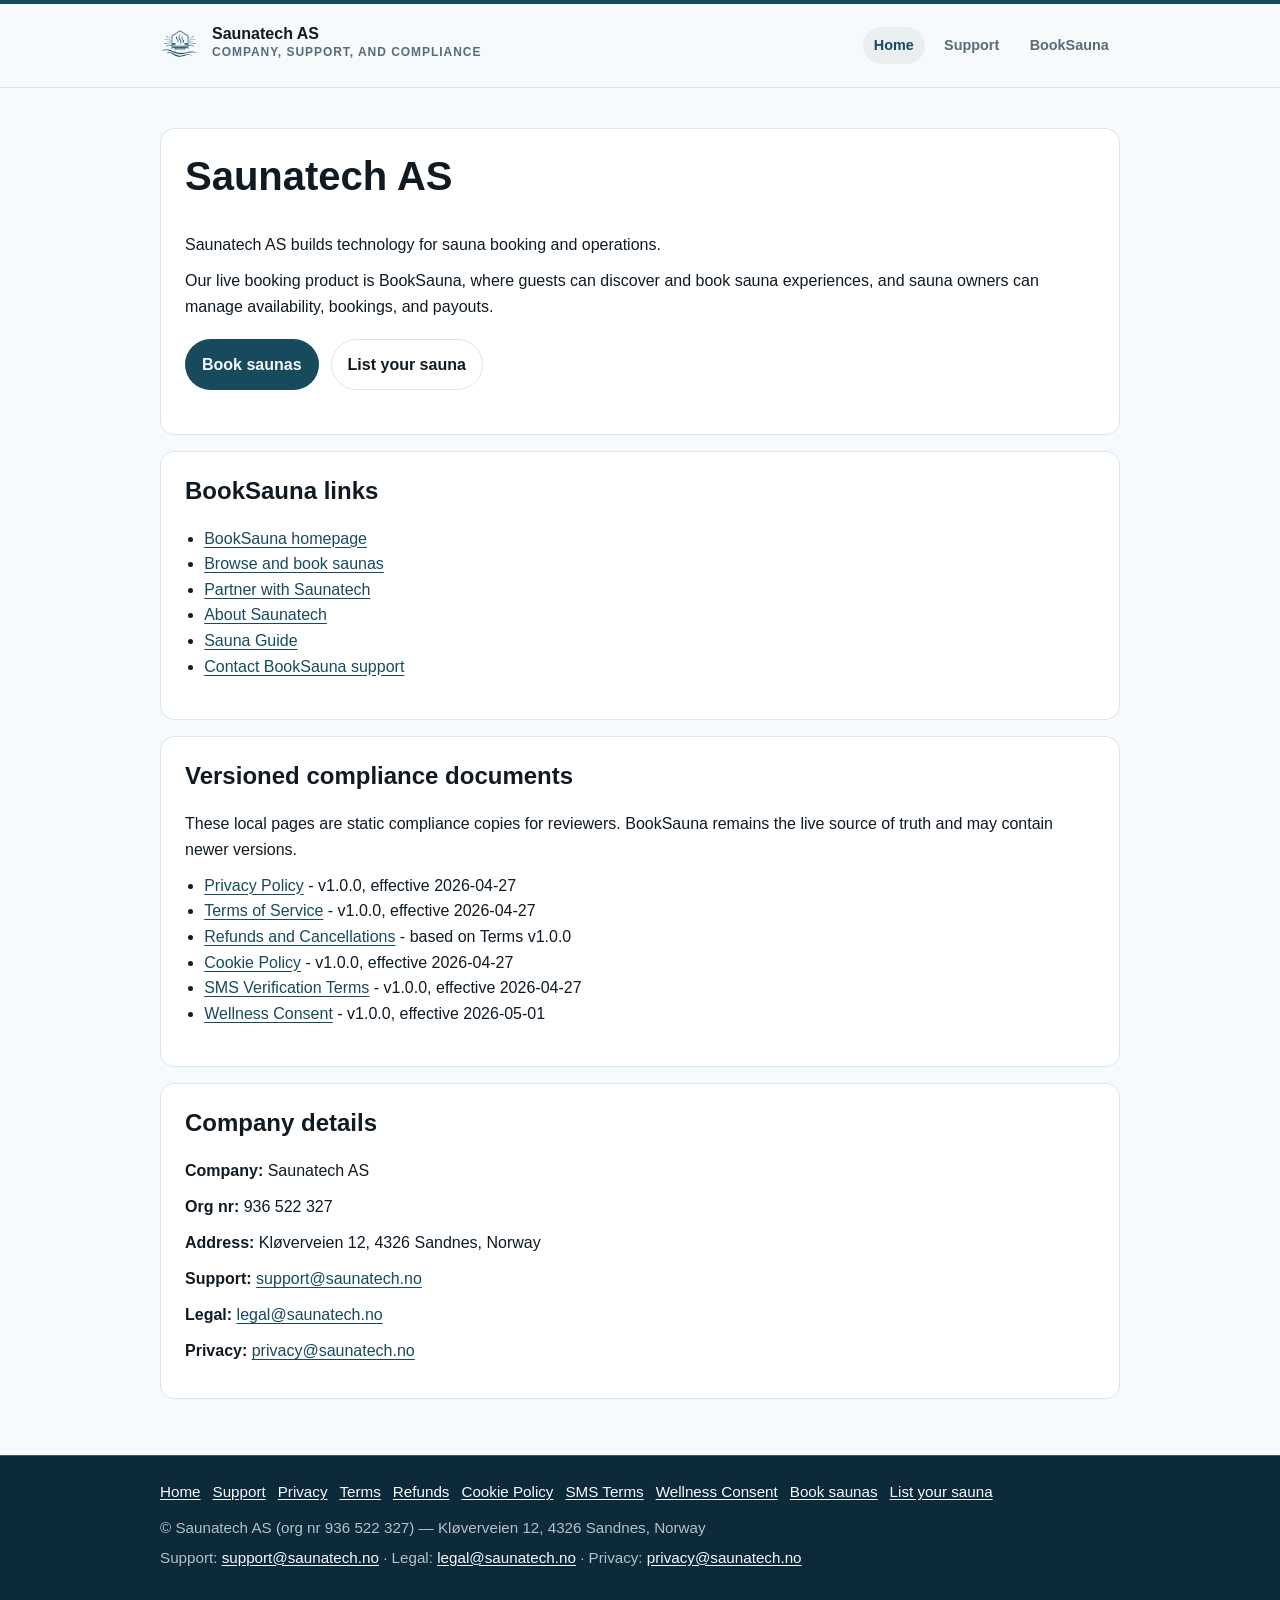
<file: index.html>
<!doctype html>
<html lang="en">
    <head>
        <meta charset="utf-8" />
        <meta name="viewport" content="width=device-width, initial-scale=1" />
        <title>Saunatech AS - Company and Compliance</title>
        <meta name="description" content="Official company information, support, and versioned compliance documents for Saunatech AS." />
        <link rel="icon" href="favicon.ico" sizes="any" />
        <link rel="icon" type="image/png" href="icon.png" />
        <link rel="apple-touch-icon" href="apple-touch-icon.png" />
        <link rel="stylesheet" href="assets/css/main.css" />
    </head>
    <body>
        <a class="skip-link" href="#main-content">Skip to content</a>
        <header class="site-header">
            <div class="container header-inner">
                <div class="brand-block">
                    <a class="brand brand-lockup" href="index.html">
                        <img class="brand-mark" src="icon.png" alt="" />
                        <span class="brand-text">
                            <span>Saunatech AS</span>
                            <span class="badge">Company, support, and compliance</span>
                        </span>
                    </a>
                </div>
                <nav class="site-nav" aria-label="Primary navigation">
                    <a href="index.html" aria-current="page">Home</a>
                    <a href="support.html">Support</a>
                    <a href="https://booksauna.app/home">BookSauna</a>
                </nav>
            </div>
        </header>

        <main id="main-content">
            <div class="container">
                <section class="card">
                    <h1>Saunatech AS</h1>
                    <p>Saunatech AS builds technology for sauna booking and operations.</p>
                    <p>
                        Our live booking product is BookSauna, where guests can discover and book sauna experiences, and sauna owners can manage availability, bookings, and payouts.
                    </p>
                    <div class="actions">
                        <a class="button button-primary" href="https://booksauna.app/home">Book saunas</a>
                        <a class="button button-secondary" href="https://booksauna.app/partners">List your sauna</a>
                    </div>
                </section>

                <section class="card" aria-labelledby="booksauna-links">
                    <h2 id="booksauna-links">BookSauna links</h2>
                    <ul class="list-plain">
                        <li><a href="https://booksauna.app/">BookSauna homepage</a></li>
                        <li><a href="https://booksauna.app/home">Browse and book saunas</a></li>
                        <li><a href="https://booksauna.app/partners">Partner with Saunatech</a></li>
                        <li><a href="https://booksauna.app/about">About Saunatech</a></li>
                        <li><a href="https://booksauna.app/sauna-guide">Sauna Guide</a></li>
                        <li><a href="https://booksauna.app/contact">Contact BookSauna support</a></li>
                    </ul>
                </section>

                <section class="card" aria-labelledby="legal-links">
                    <h2 id="legal-links">Versioned compliance documents</h2>
                    <p>These local pages are static compliance copies for reviewers. BookSauna remains the live source of truth and may contain newer versions.</p>
                    <ul class="list-plain">
                        <li><a href="privacy.html">Privacy Policy</a> - v1.0.0, effective 2026-04-27</li>
                        <li><a href="terms.html">Terms of Service</a> - v1.0.0, effective 2026-04-27</li>
                        <li><a href="refunds.html">Refunds and Cancellations</a> - based on Terms v1.0.0</li>
                        <li><a href="cookie-policy.html">Cookie Policy</a> - v1.0.0, effective 2026-04-27</li>
                        <li><a href="sms-verification-terms.html">SMS Verification Terms</a> - v1.0.0, effective 2026-04-27</li>
                        <li><a href="wellness-consent.html">Wellness Consent</a> - v1.0.0, effective 2026-05-01</li>
                    </ul>
                </section>

                <section class="card" aria-labelledby="company-details">
                    <h2 id="company-details">Company details</h2>
                    <p><strong>Company:</strong> Saunatech AS</p>
                    <p><strong>Org nr:</strong> 936 522 327</p>
                    <p><strong>Address:</strong> Kl&oslash;verveien 12, 4326 Sandnes, Norway</p>
                    <p><strong>Support:</strong> <a href="mailto:support@saunatech.no">support@saunatech.no</a></p>
                    <p><strong>Legal:</strong> <a href="mailto:legal@saunatech.no">legal@saunatech.no</a></p>
                    <p><strong>Privacy:</strong> <a href="mailto:privacy@saunatech.no">privacy@saunatech.no</a></p>
                </section>
            </div>
        </main>

        <footer class="site-footer">
            <div class="container">
                <nav class="footer-links" aria-label="Footer links">
                    <a href="index.html">Home</a>
                    <a href="support.html">Support</a>
                    <a href="privacy.html">Privacy</a>
                    <a href="terms.html">Terms</a>
                    <a href="refunds.html">Refunds</a>
                    <a href="cookie-policy.html">Cookie Policy</a>
                    <a href="sms-verification-terms.html">SMS Terms</a>
                    <a href="wellness-consent.html">Wellness Consent</a>
                    <a href="https://booksauna.app/home">Book saunas</a>
                    <a href="https://booksauna.app/partners">List your sauna</a>
                </nav>
                <p class="footer-meta">&copy; Saunatech AS (org nr 936 522 327) &mdash; Kl&oslash;verveien 12, 4326 Sandnes, Norway</p>
                <p class="footer-meta">
                    Support: <a href="mailto:support@saunatech.no">support@saunatech.no</a> &middot; Legal: <a href="mailto:legal@saunatech.no">legal@saunatech.no</a> &middot; Privacy:
                    <a href="mailto:privacy@saunatech.no">privacy@saunatech.no</a>
                </p>
            </div>
        </footer>
    </body>
</html>
</file>
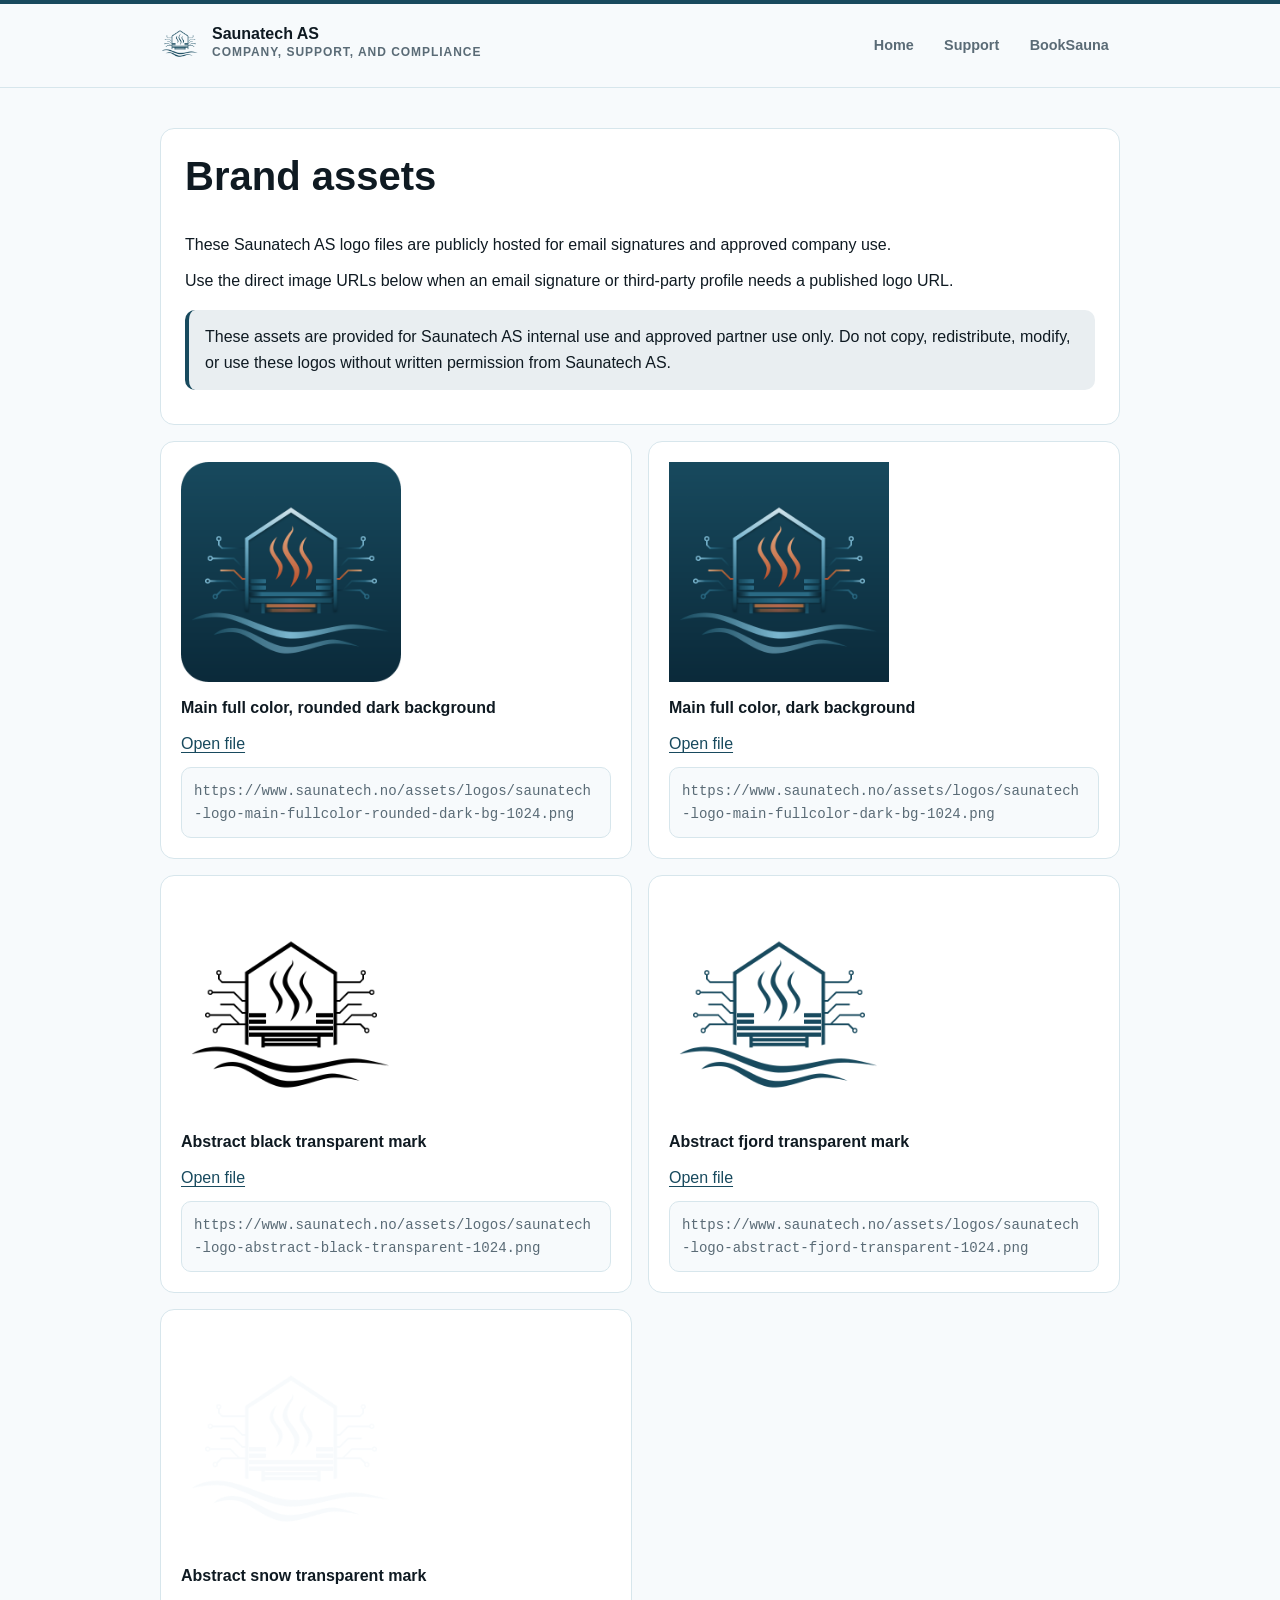
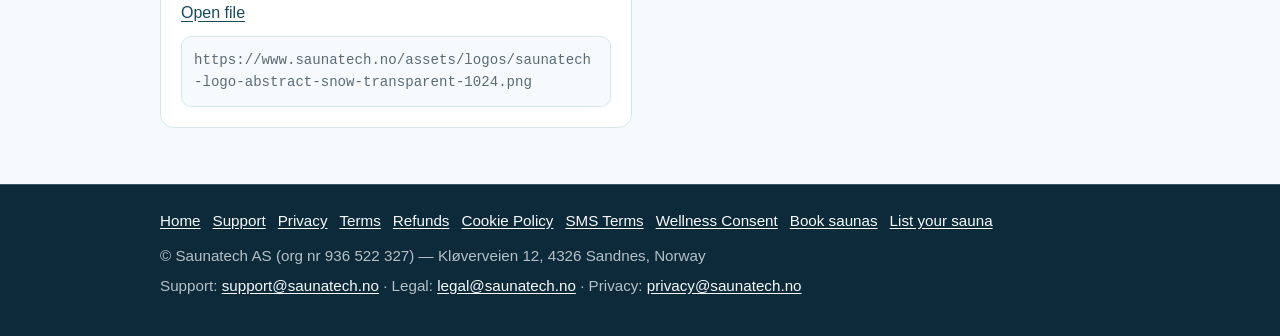
<file: brand-assets.html>
<!doctype html>
<html lang="en">
    <head>
        <meta charset="utf-8" />
        <meta name="viewport" content="width=device-width, initial-scale=1" />
        <title>Saunatech AS - Brand Assets</title>
        <meta name="description" content="Public Saunatech AS logo assets for email signatures and approved brand use." />
        <meta name="robots" content="noindex, nofollow" />
        <link rel="icon" href="favicon.ico" sizes="any" />
        <link rel="icon" type="image/png" href="icon.png" />
        <link rel="apple-touch-icon" href="apple-touch-icon.png" />
        <link rel="stylesheet" href="assets/css/main.css" />
    </head>
    <body>
        <a class="skip-link" href="#main-content">Skip to content</a>
        <header class="site-header">
            <div class="container header-inner">
                <div class="brand-block">
                    <a class="brand brand-lockup" href="index.html">
                        <img class="brand-mark" src="icon.png" alt="" />
                        <span class="brand-text">
                            <span>Saunatech AS</span>
                            <span class="badge">Company, support, and compliance</span>
                        </span>
                    </a>
                </div>
                <nav class="site-nav" aria-label="Primary navigation">
                    <a href="index.html">Home</a>
                    <a href="support.html">Support</a>
                    <a href="https://booksauna.app/home">BookSauna</a>
                </nav>
            </div>
        </header>

        <main id="main-content">
            <div class="container">
                <section class="card">
                    <h1>Brand assets</h1>
                    <p>These Saunatech AS logo files are publicly hosted for email signatures and approved company use.</p>
                    <p>Use the direct image URLs below when an email signature or third-party profile needs a published logo URL.</p>
                    <p class="policy-note">
                        These assets are provided for Saunatech AS internal use and approved partner use only. Do not copy, redistribute, modify, or use these logos without written permission from
                        Saunatech AS.
                    </p>
                </section>

                <section class="asset-grid" aria-label="Saunatech logo files">
                    <article class="asset-card">
                        <img src="assets/logos/saunatech-logo-main-fullcolor-rounded-dark-bg-1024.png" alt="Saunatech full-color logo on rounded dark background" />
                        <h2>Main full color, rounded dark background</h2>
                        <p><a href="assets/logos/saunatech-logo-main-fullcolor-rounded-dark-bg-1024.png">Open file</a></p>
                        <code>https://www.saunatech.no/assets/logos/saunatech-logo-main-fullcolor-rounded-dark-bg-1024.png</code>
                    </article>

                    <article class="asset-card">
                        <img src="assets/logos/saunatech-logo-main-fullcolor-dark-bg-1024.png" alt="Saunatech full-color logo on dark background" />
                        <h2>Main full color, dark background</h2>
                        <p><a href="assets/logos/saunatech-logo-main-fullcolor-dark-bg-1024.png">Open file</a></p>
                        <code>https://www.saunatech.no/assets/logos/saunatech-logo-main-fullcolor-dark-bg-1024.png</code>
                    </article>

                    <article class="asset-card">
                        <img src="assets/logos/saunatech-logo-abstract-black-transparent-1024.png" alt="Saunatech abstract black transparent logo mark" />
                        <h2>Abstract black transparent mark</h2>
                        <p><a href="assets/logos/saunatech-logo-abstract-black-transparent-1024.png">Open file</a></p>
                        <code>https://www.saunatech.no/assets/logos/saunatech-logo-abstract-black-transparent-1024.png</code>
                    </article>

                    <article class="asset-card">
                        <img src="assets/logos/saunatech-logo-abstract-fjord-transparent-1024.png" alt="Saunatech abstract fjord transparent logo mark" />
                        <h2>Abstract fjord transparent mark</h2>
                        <p><a href="assets/logos/saunatech-logo-abstract-fjord-transparent-1024.png">Open file</a></p>
                        <code>https://www.saunatech.no/assets/logos/saunatech-logo-abstract-fjord-transparent-1024.png</code>
                    </article>

                    <article class="asset-card">
                        <img src="assets/logos/saunatech-logo-abstract-snow-transparent-1024.png" alt="Saunatech abstract snow transparent logo mark" />
                        <h2>Abstract snow transparent mark</h2>
                        <p><a href="assets/logos/saunatech-logo-abstract-snow-transparent-1024.png">Open file</a></p>
                        <code>https://www.saunatech.no/assets/logos/saunatech-logo-abstract-snow-transparent-1024.png</code>
                    </article>
                </section>
            </div>
        </main>

        <footer class="site-footer">
            <div class="container">
                <nav class="footer-links" aria-label="Footer links">
                    <a href="index.html">Home</a>
                    <a href="support.html">Support</a>
                    <a href="privacy.html">Privacy</a>
                    <a href="terms.html">Terms</a>
                    <a href="refunds.html">Refunds</a>
                    <a href="cookie-policy.html">Cookie Policy</a>
                    <a href="sms-verification-terms.html">SMS Terms</a>
                    <a href="wellness-consent.html">Wellness Consent</a>
                    <a href="https://booksauna.app/home">Book saunas</a>
                    <a href="https://booksauna.app/partners">List your sauna</a>
                </nav>
                <p class="footer-meta">&copy; Saunatech AS (org nr 936 522 327) &mdash; Kl&oslash;verveien 12, 4326 Sandnes, Norway</p>
                <p class="footer-meta">
                    Support: <a href="mailto:support@saunatech.no">support@saunatech.no</a> &middot; Legal: <a href="mailto:legal@saunatech.no">legal@saunatech.no</a> &middot; Privacy:
                    <a href="mailto:privacy@saunatech.no">privacy@saunatech.no</a>
                </p>
            </div>
        </footer>
    </body>
</html>
</file>
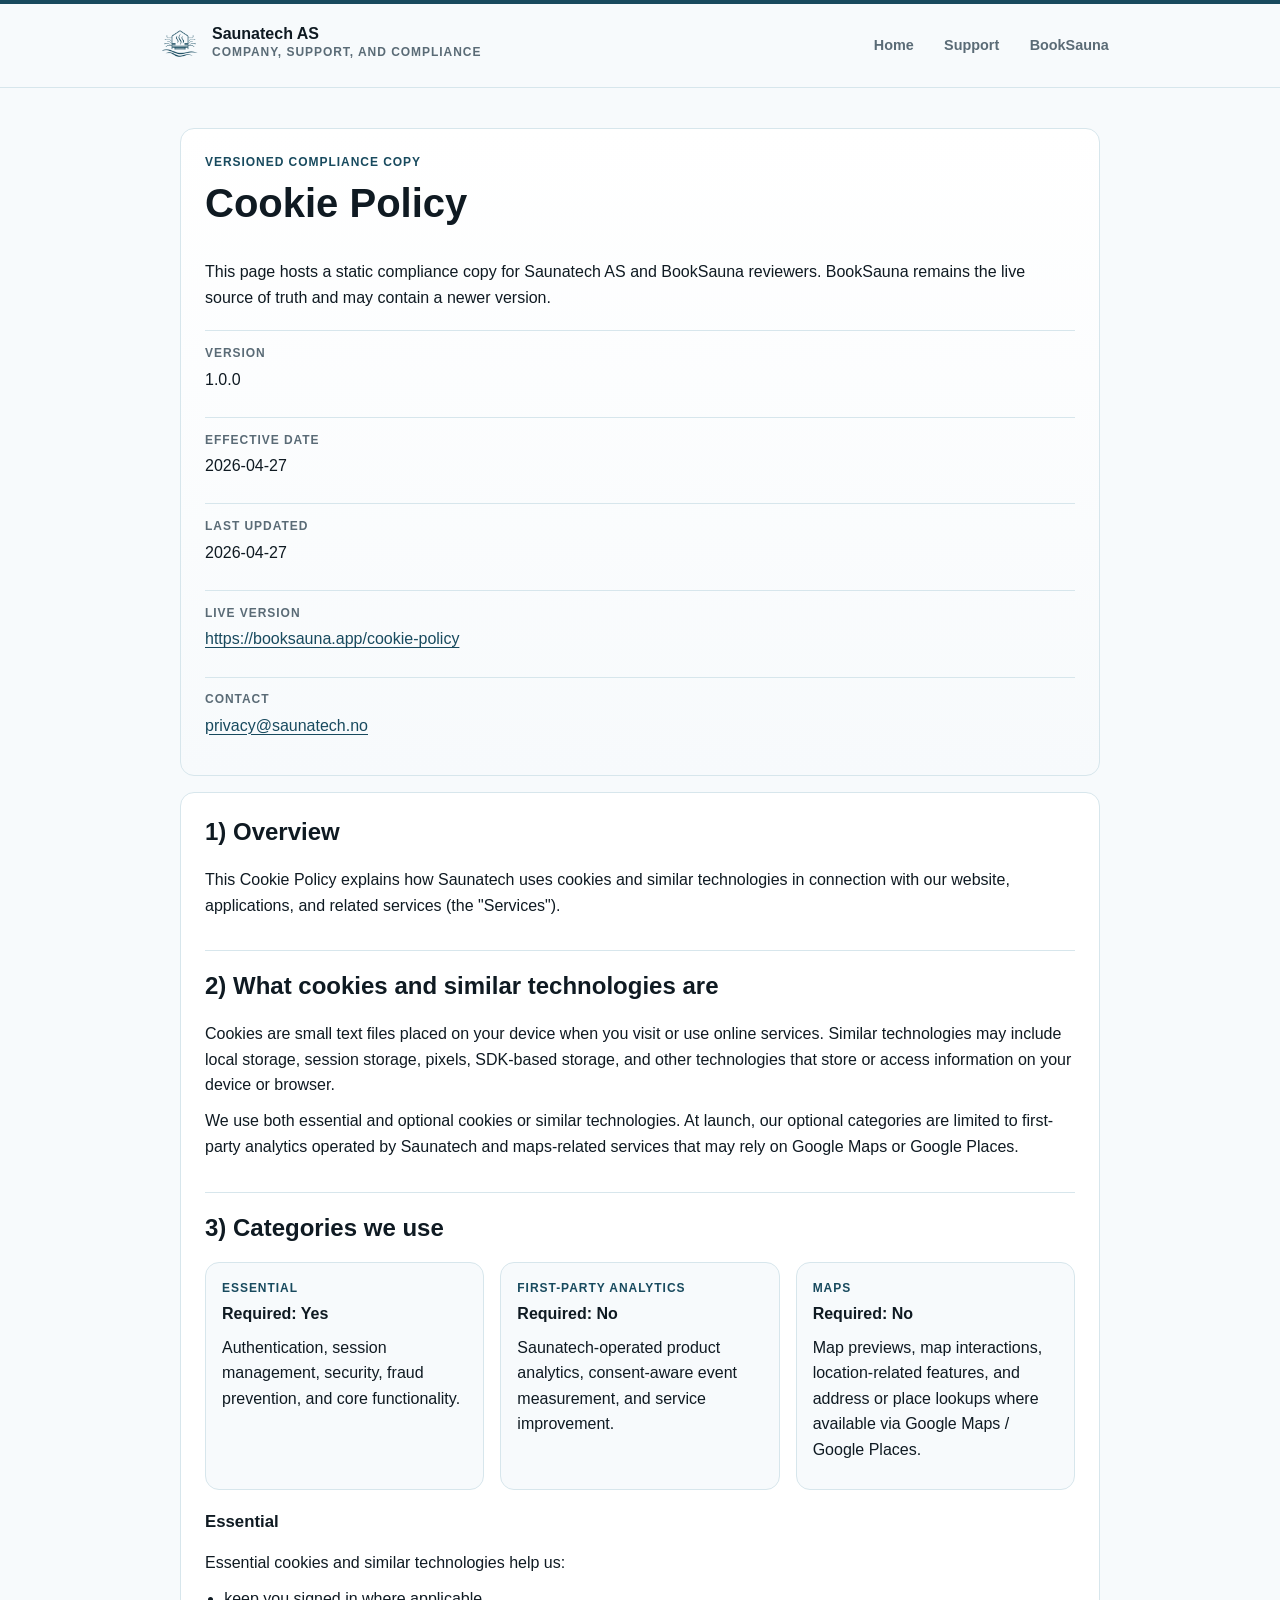
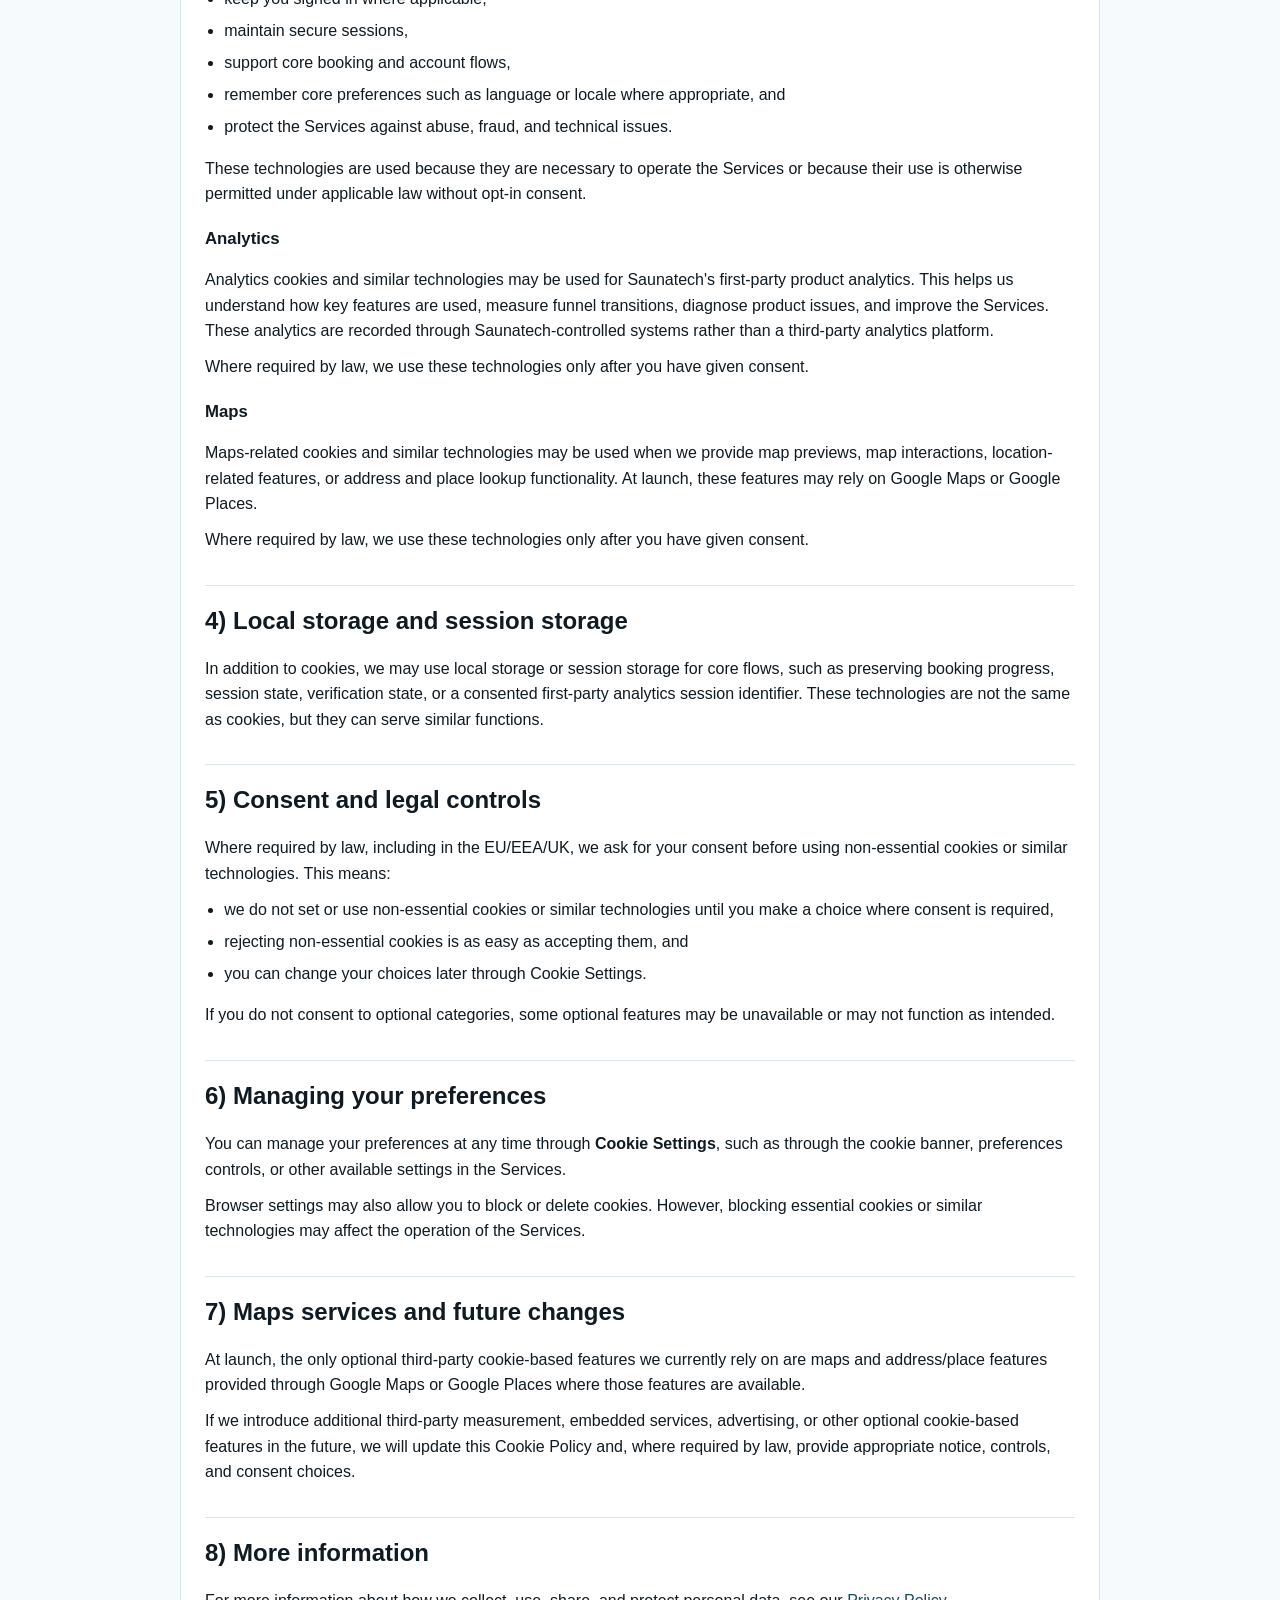
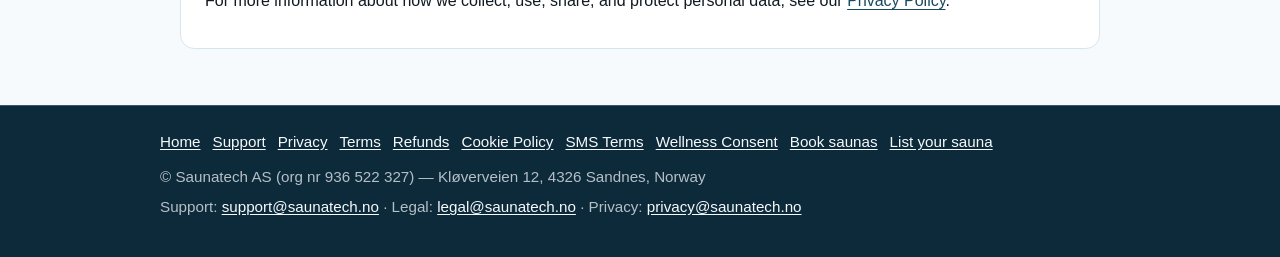
<file: cookie-policy.html>
<!doctype html>
<html lang="en">
    <head>
        <meta charset="utf-8" />
        <meta name="viewport" content="width=device-width, initial-scale=1" />
        <title>Saunatech AS - Cookie Policy</title>
        <meta name="description" content="Versioned compliance copy of the Cookie Policy for Saunatech AS and BookSauna." />
        <link rel="icon" href="favicon.ico" sizes="any" />
        <link rel="icon" type="image/png" href="icon.png" />
        <link rel="apple-touch-icon" href="apple-touch-icon.png" />
        <link rel="stylesheet" href="assets/css/main.css" />
    </head>
    <body>
        <a class="skip-link" href="#main-content">Skip to content</a>
        <header class="site-header">
            <div class="container header-inner">
                <div class="brand-block">
                    <a class="brand brand-lockup" href="index.html">
                        <img class="brand-mark" src="icon.png" alt="" />
                        <span class="brand-text">
                            <span>Saunatech AS</span>
                            <span class="badge">Company, support, and compliance</span>
                        </span>
                    </a>
                </div>
                <nav class="site-nav" aria-label="Primary navigation">
                    <a href="index.html">Home</a>
                    <a href="support.html">Support</a>
                    <a href="https://booksauna.app/home">BookSauna</a>
                </nav>
            </div>
        </header>
        <main id="main-content">
            <div class="container legal-container">
                <section class="card legal-hero">
                    <p class="eyebrow">Versioned compliance copy</p>
                    <h1>Cookie Policy</h1>
                    <p>This page hosts a static compliance copy for Saunatech AS and BookSauna reviewers. BookSauna remains the live source of truth and may contain a newer version.</p>
                    <dl class="doc-meta">
                        <div><dt>Version</dt><dd>1.0.0</dd></div>
                        <div><dt>Effective date</dt><dd>2026-04-27</dd></div>
                        <div><dt>Last updated</dt><dd>2026-04-27</dd></div>
                        <div><dt>Live version</dt><dd><a href="https://booksauna.app/cookie-policy">https://booksauna.app/cookie-policy</a></dd></div>
                        <div><dt>Contact</dt><dd><a href="mailto:privacy@saunatech.no">privacy@saunatech.no</a></dd></div>
                    </dl>
                </section>
                <article class="card legal-document">
                    <h2>1) Overview</h2>
                    <p>This Cookie Policy explains how Saunatech uses cookies and similar technologies in connection with our website, applications, and related services (the &quot;Services&quot;).</p>
                    <h2>2) What cookies and similar technologies are</h2>
                    <p>Cookies are small text files placed on your device when you visit or use online services. Similar technologies may include local storage, session storage, pixels, SDK-based storage, and other technologies that store or access information on your device or browser.</p>
                    <p>We use both essential and optional cookies or similar technologies. At launch, our optional categories are limited to first-party analytics operated by Saunatech and maps-related services that may rely on Google Maps or Google Places.</p>
                    <h2>3) Categories we use</h2>
                    <div class="policy-grid" aria-label="Cookie categories">
                        <section class="policy-item">
                            <p class="eyebrow">Essential</p>
                            <h3>Required: Yes</h3>
                            <p>Authentication, session management, security, fraud prevention, and core functionality.</p>
                        </section>
                        <section class="policy-item">
                            <p class="eyebrow">First-party analytics</p>
                            <h3>Required: No</h3>
                            <p>Saunatech-operated product analytics, consent-aware event measurement, and service improvement.</p>
                        </section>
                        <section class="policy-item">
                            <p class="eyebrow">Maps</p>
                            <h3>Required: No</h3>
                            <p>Map previews, map interactions, location-related features, and address or place lookups where available via Google Maps / Google Places.</p>
                        </section>
                    </div>
                    <h3>Essential</h3>
                    <p>Essential cookies and similar technologies help us:</p>
                    <ul class="list-plain legal-list">
                        <li>keep you signed in where applicable,</li>
                        <li>maintain secure sessions,</li>
                        <li>support core booking and account flows,</li>
                        <li>remember core preferences such as language or locale where appropriate, and</li>
                        <li>protect the Services against abuse, fraud, and technical issues.</li>
                    </ul>
                    <p>These technologies are used because they are necessary to operate the Services or because their use is otherwise permitted under applicable law without opt-in consent.</p>
                    <h3>Analytics</h3>
                    <p>Analytics cookies and similar technologies may be used for Saunatech&#39;s first-party product analytics. This helps us understand how key features are used, measure funnel transitions, diagnose product issues, and improve the Services. These analytics are recorded through Saunatech-controlled systems rather than a third-party analytics platform.</p>
                    <p>Where required by law, we use these technologies only after you have given consent.</p>
                    <h3>Maps</h3>
                    <p>Maps-related cookies and similar technologies may be used when we provide map previews, map interactions, location-related features, or address and place lookup functionality. At launch, these features may rely on Google Maps or Google Places.</p>
                    <p>Where required by law, we use these technologies only after you have given consent.</p>
                    <h2>4) Local storage and session storage</h2>
                    <p>In addition to cookies, we may use local storage or session storage for core flows, such as preserving booking progress, session state, verification state, or a consented first-party analytics session identifier. These technologies are not the same as cookies, but they can serve similar functions.</p>
                    <h2>5) Consent and legal controls</h2>
                    <p>Where required by law, including in the EU/EEA/UK, we ask for your consent before using non-essential cookies or similar technologies. This means:</p>
                    <ul class="list-plain legal-list">
                        <li>we do not set or use non-essential cookies or similar technologies until you make a choice where consent is required,</li>
                        <li>rejecting non-essential cookies is as easy as accepting them, and</li>
                        <li>you can change your choices later through Cookie Settings.</li>
                    </ul>
                    <p>If you do not consent to optional categories, some optional features may be unavailable or may not function as intended.</p>
                    <h2>6) Managing your preferences</h2>
                    <p>You can manage your preferences at any time through <strong>Cookie Settings</strong>, such as through the cookie banner, preferences controls, or other available settings in the Services.</p>
                    <p>Browser settings may also allow you to block or delete cookies. However, blocking essential cookies or similar technologies may affect the operation of the Services.</p>
                    <h2>7) Maps services and future changes</h2>
                    <p>At launch, the only optional third-party cookie-based features we currently rely on are maps and address/place features provided through Google Maps or Google Places where those features are available.</p>
                    <p>If we introduce additional third-party measurement, embedded services, advertising, or other optional cookie-based features in the future, we will update this Cookie Policy and, where required by law, provide appropriate notice, controls, and consent choices.</p>
                    <h2>8) More information</h2>
                    <p>For more information about how we collect, use, share, and protect personal data, see our <a href="privacy.html">Privacy Policy</a>.</p>
                </article>
            </div>
        </main>
        <footer class="site-footer">
            <div class="container">
                <nav class="footer-links" aria-label="Footer links">
                    <a href="index.html">Home</a>
                    <a href="support.html">Support</a>
                    <a href="privacy.html">Privacy</a>
                    <a href="terms.html">Terms</a>
                    <a href="refunds.html">Refunds</a>
                    <a href="cookie-policy.html">Cookie Policy</a>
                    <a href="sms-verification-terms.html">SMS Terms</a>
                    <a href="wellness-consent.html">Wellness Consent</a>
                    <a href="https://booksauna.app/home">Book saunas</a>
                    <a href="https://booksauna.app/partners">List your sauna</a>
                </nav>
                <p class="footer-meta">&copy; Saunatech AS (org nr 936 522 327) &mdash; Kl&oslash;verveien 12, 4326 Sandnes, Norway</p>
                <p class="footer-meta">Support: <a href="mailto:support@saunatech.no">support@saunatech.no</a> &middot; Legal: <a href="mailto:legal@saunatech.no">legal@saunatech.no</a> &middot; Privacy: <a href="mailto:privacy@saunatech.no">privacy@saunatech.no</a></p>
            </div>
        </footer>
    </body>
</html>
</file>
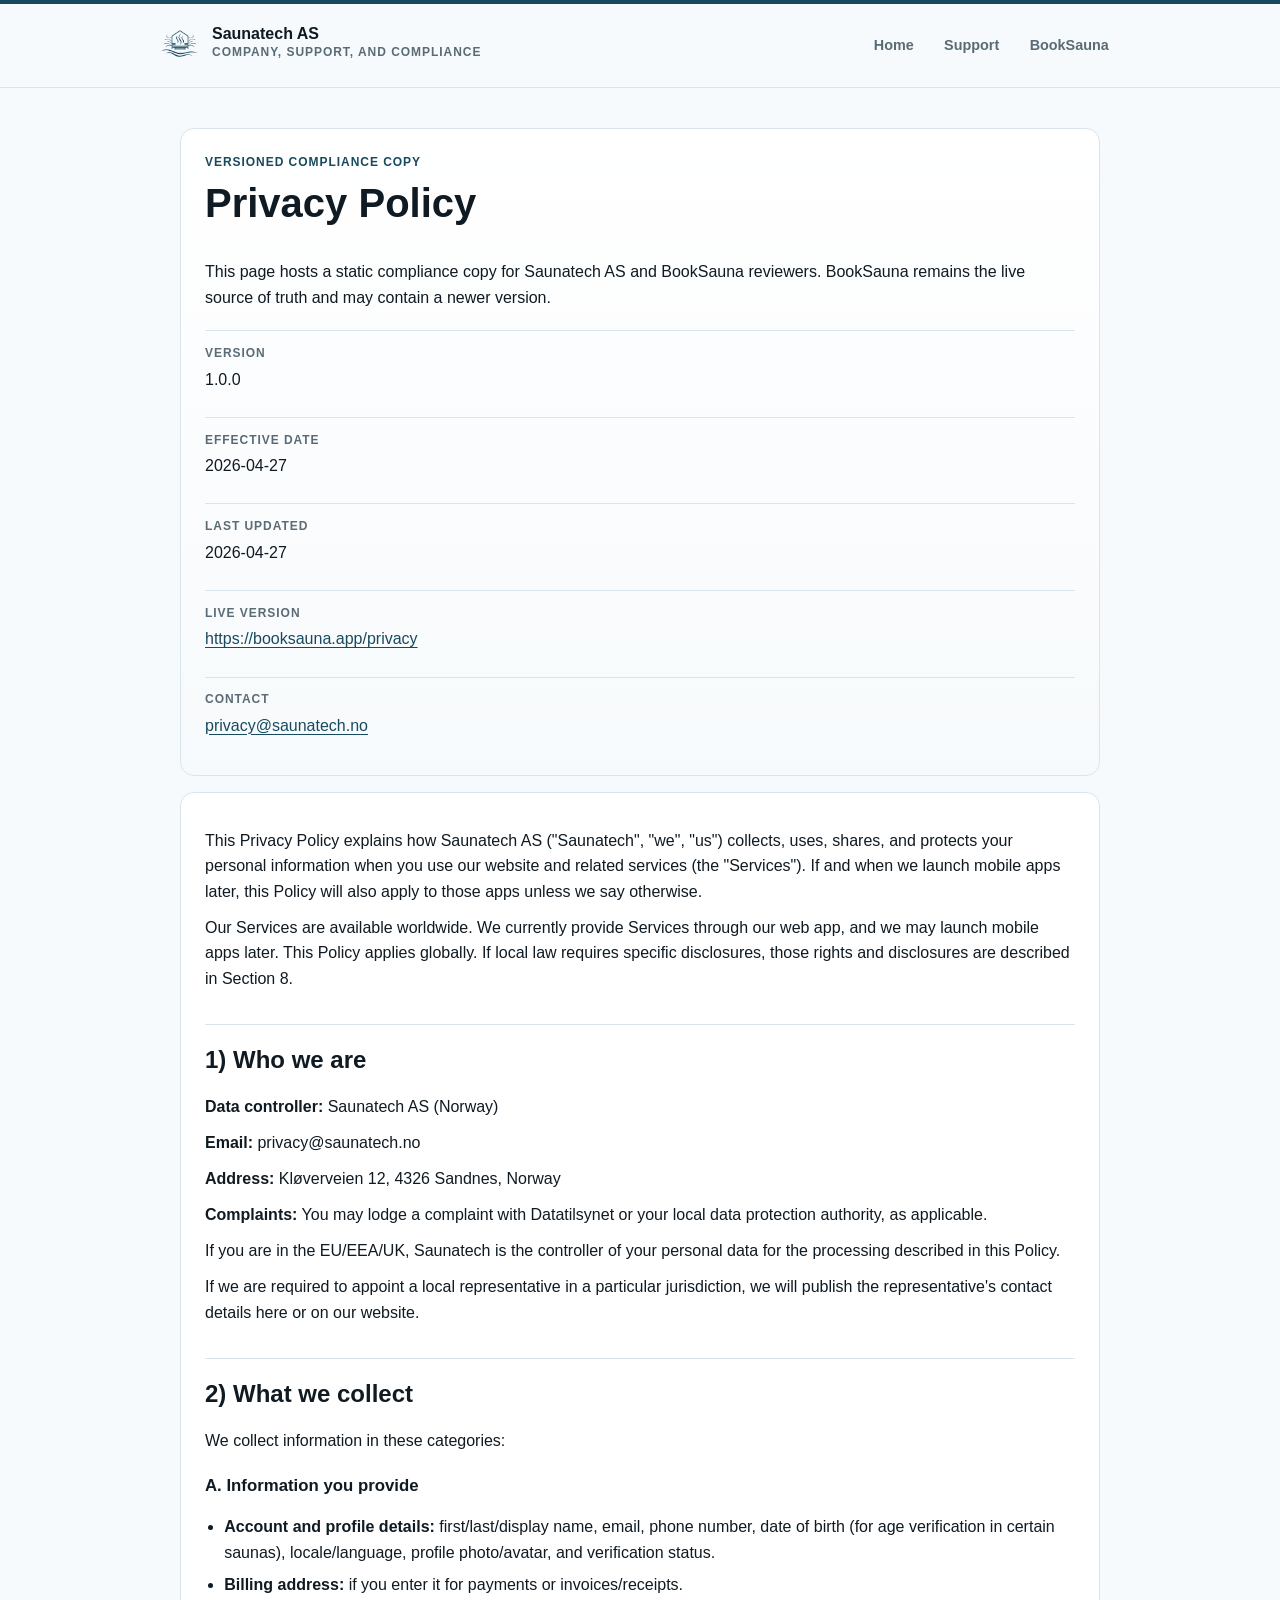
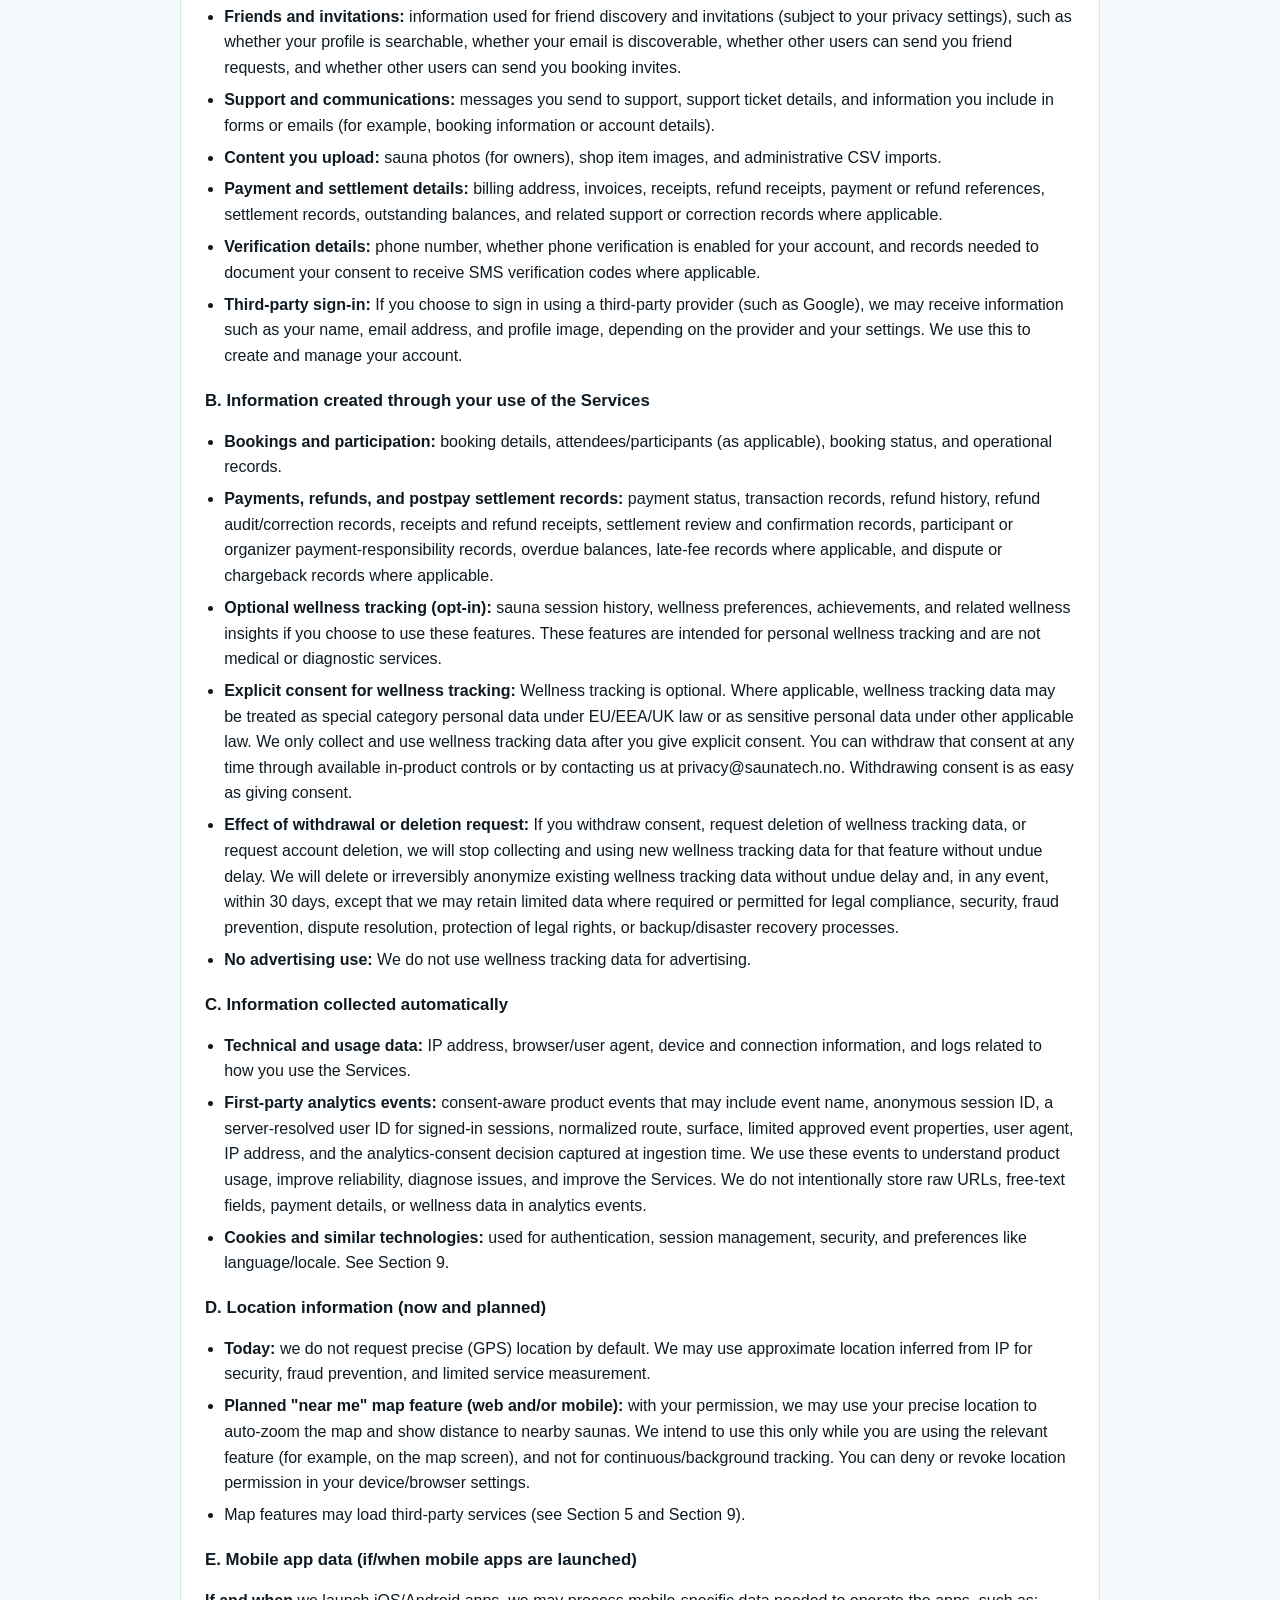
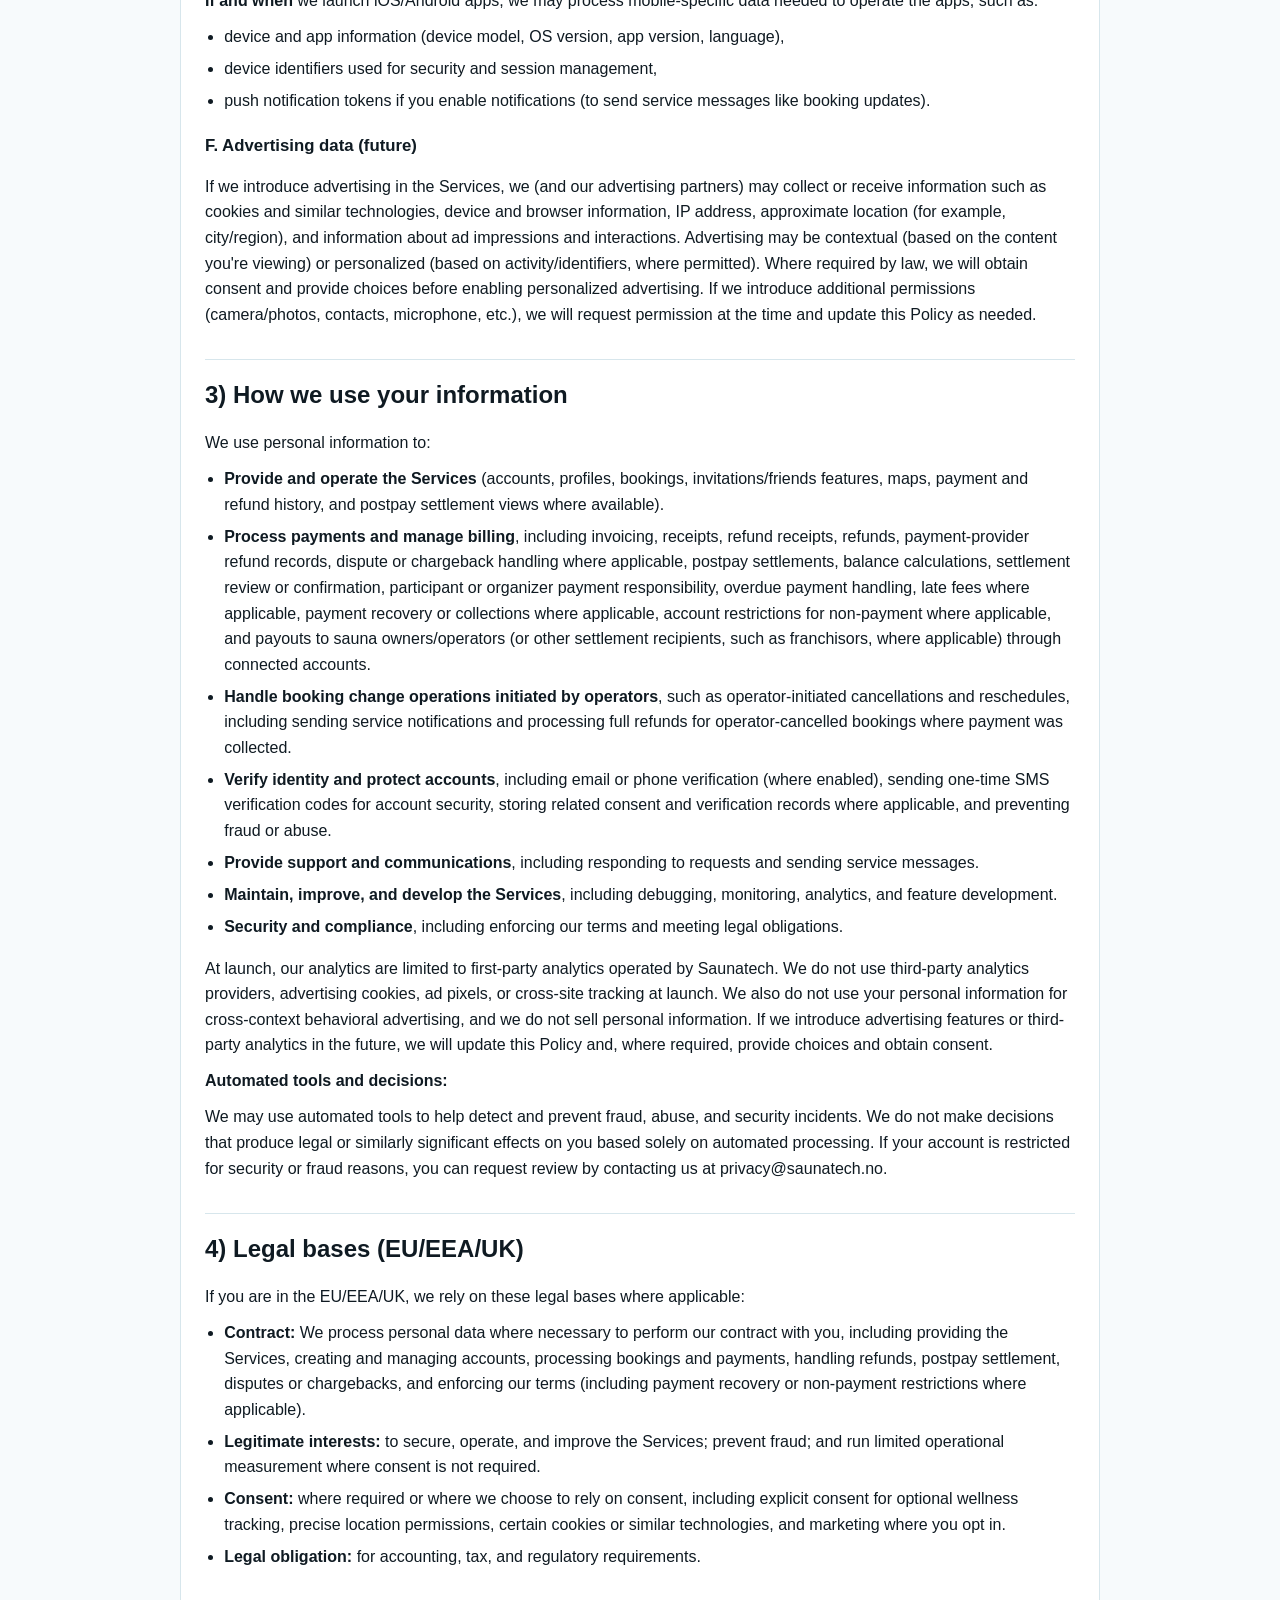
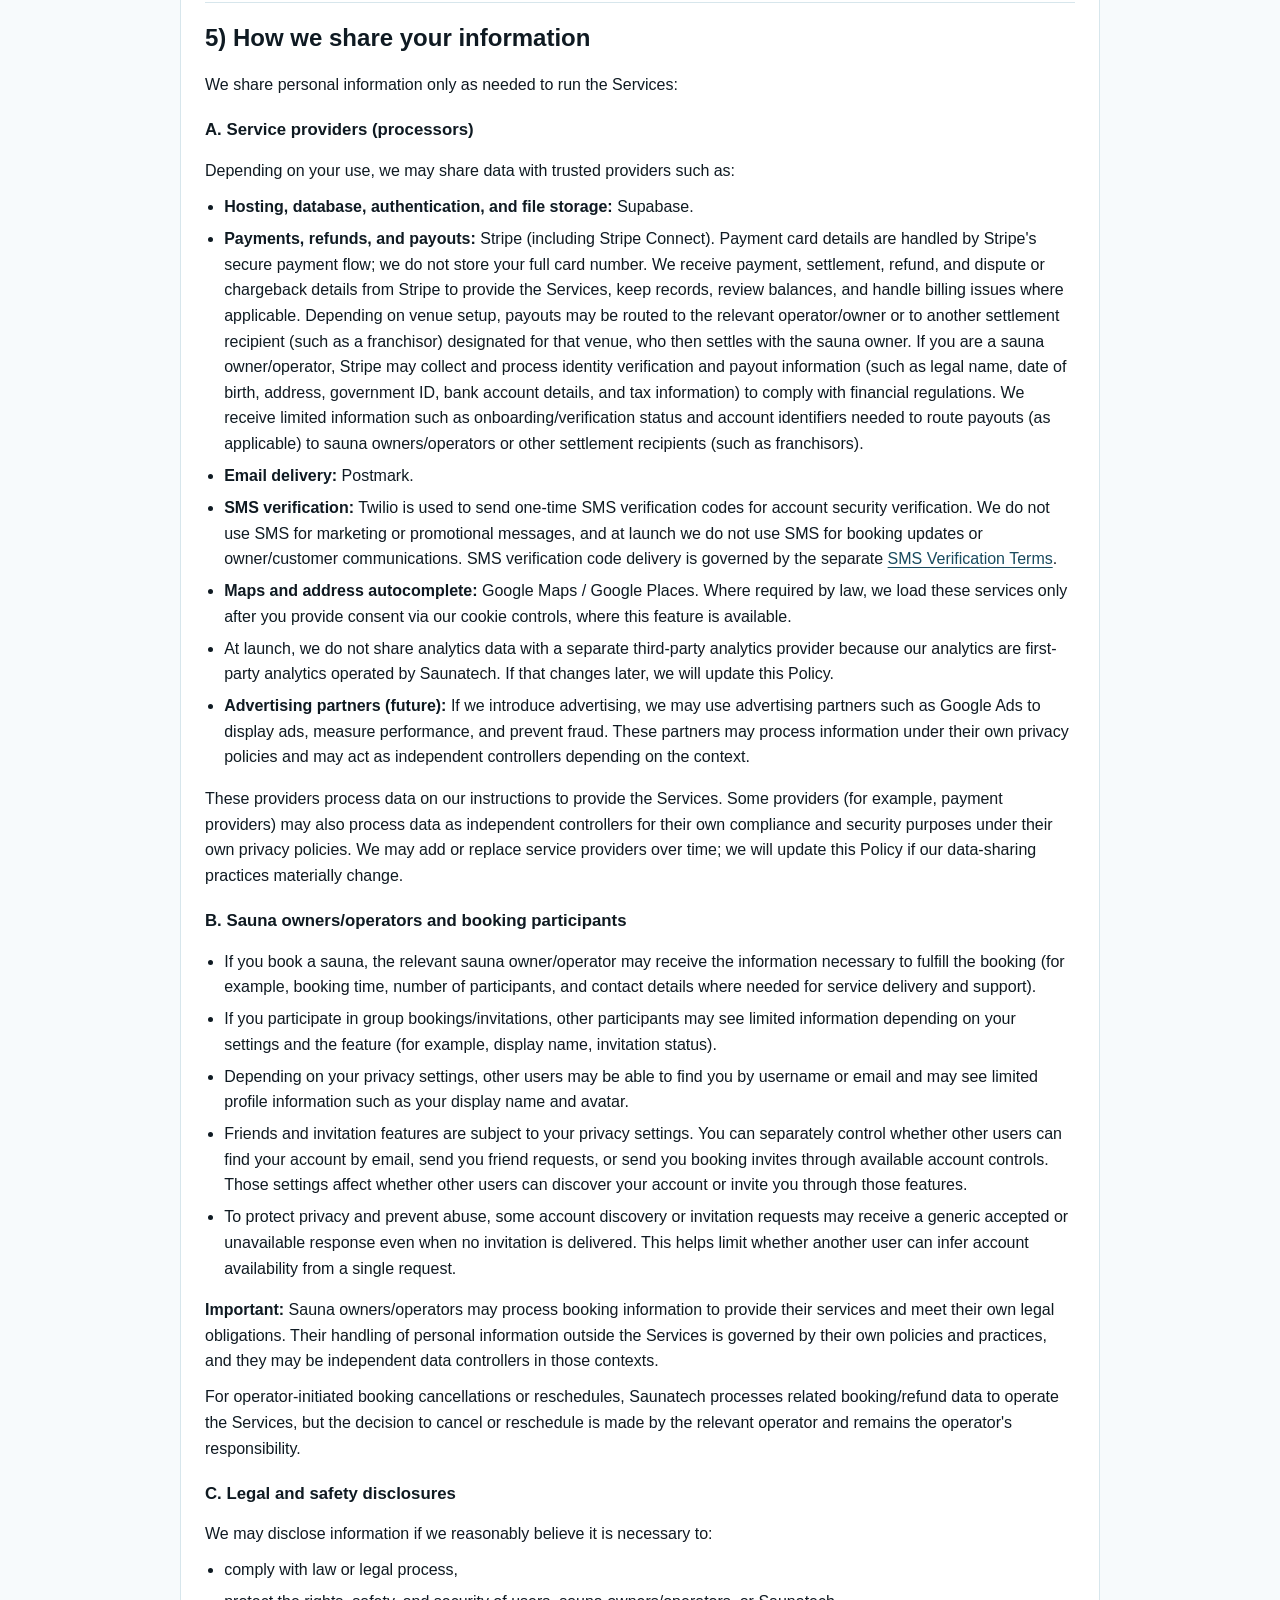
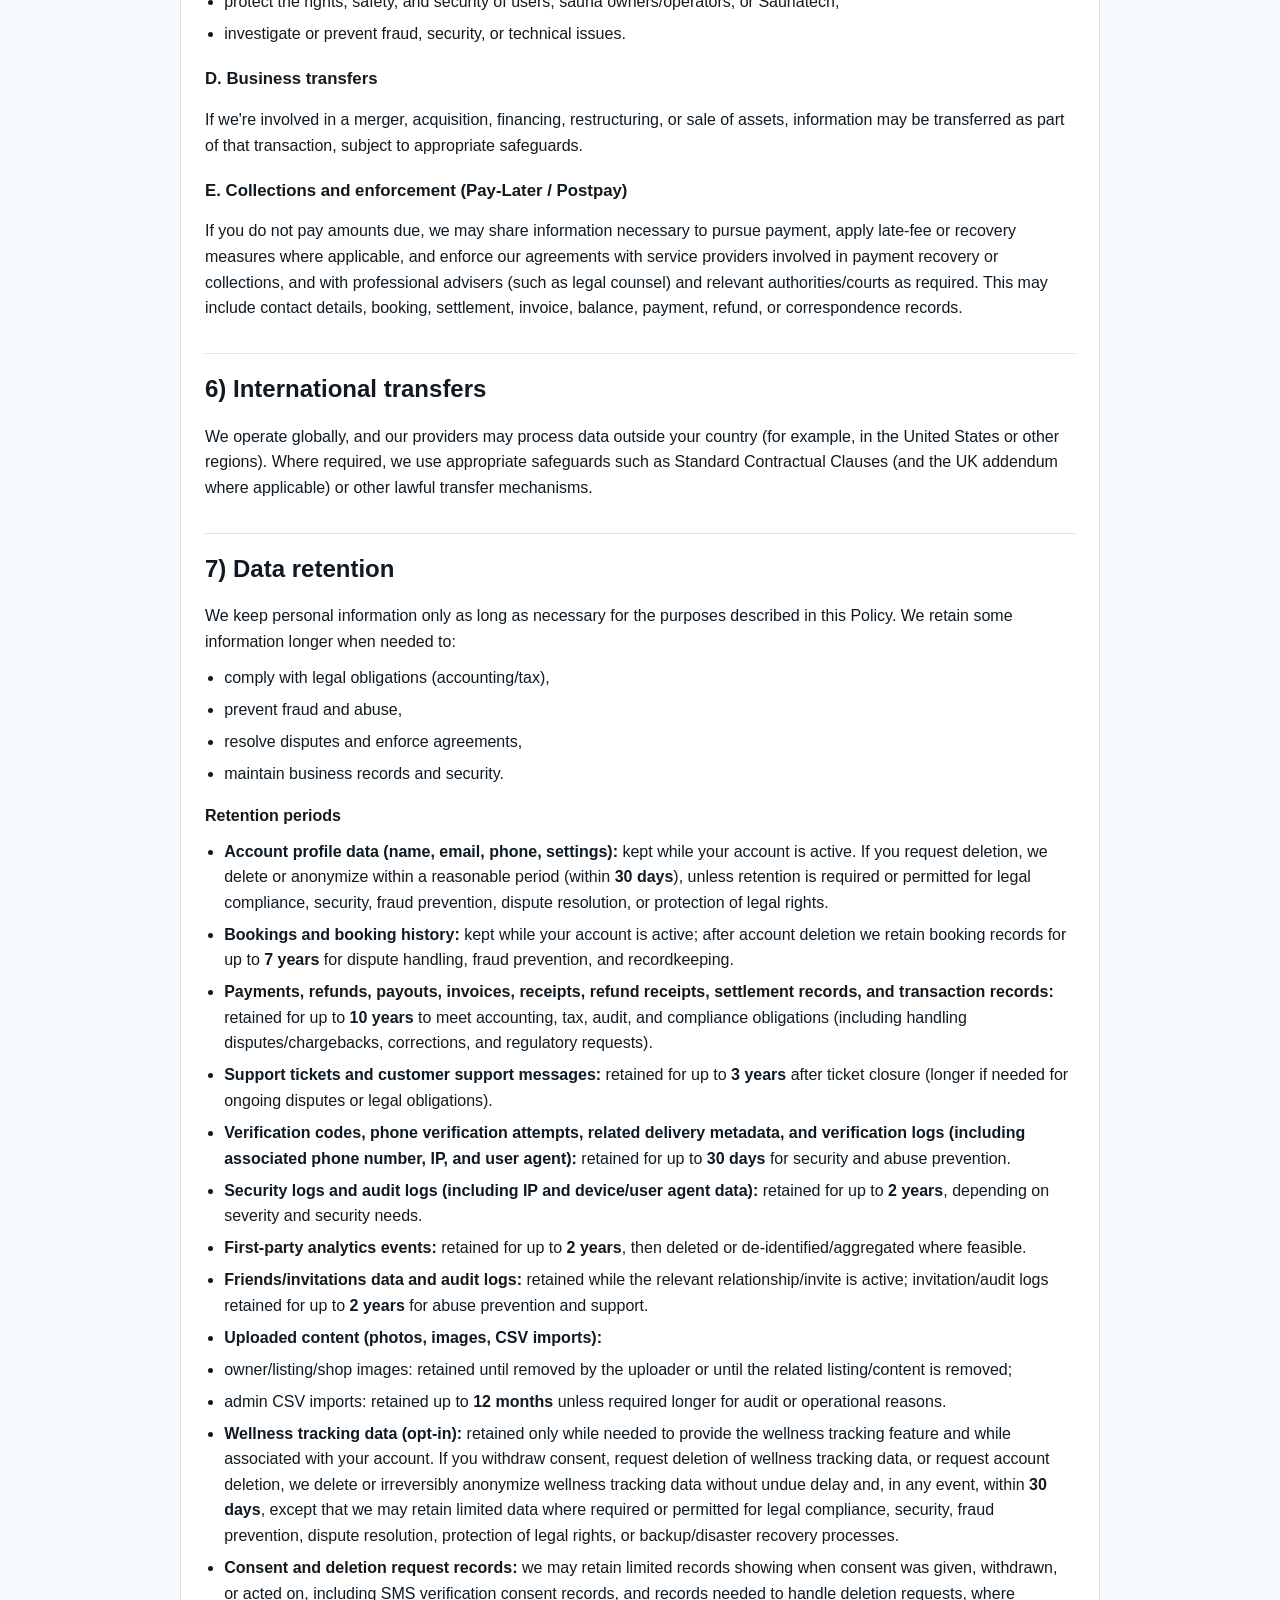
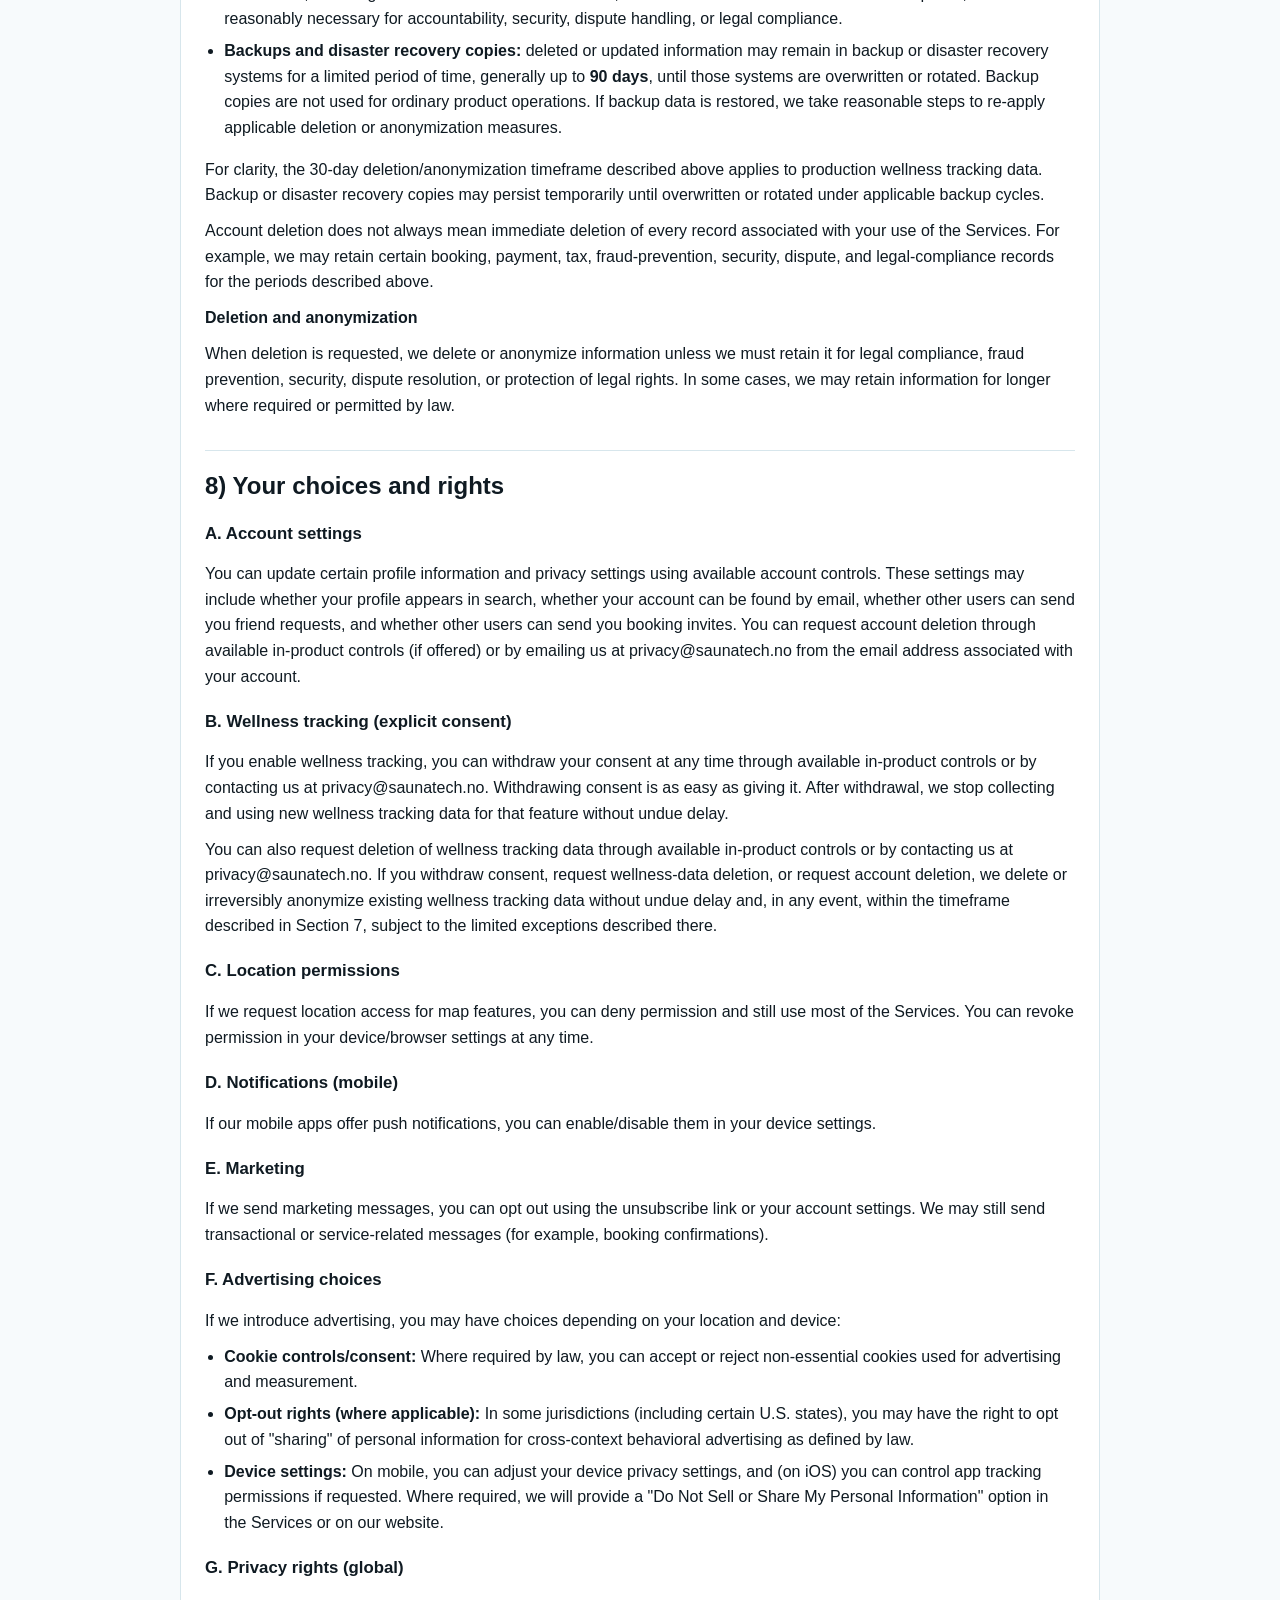
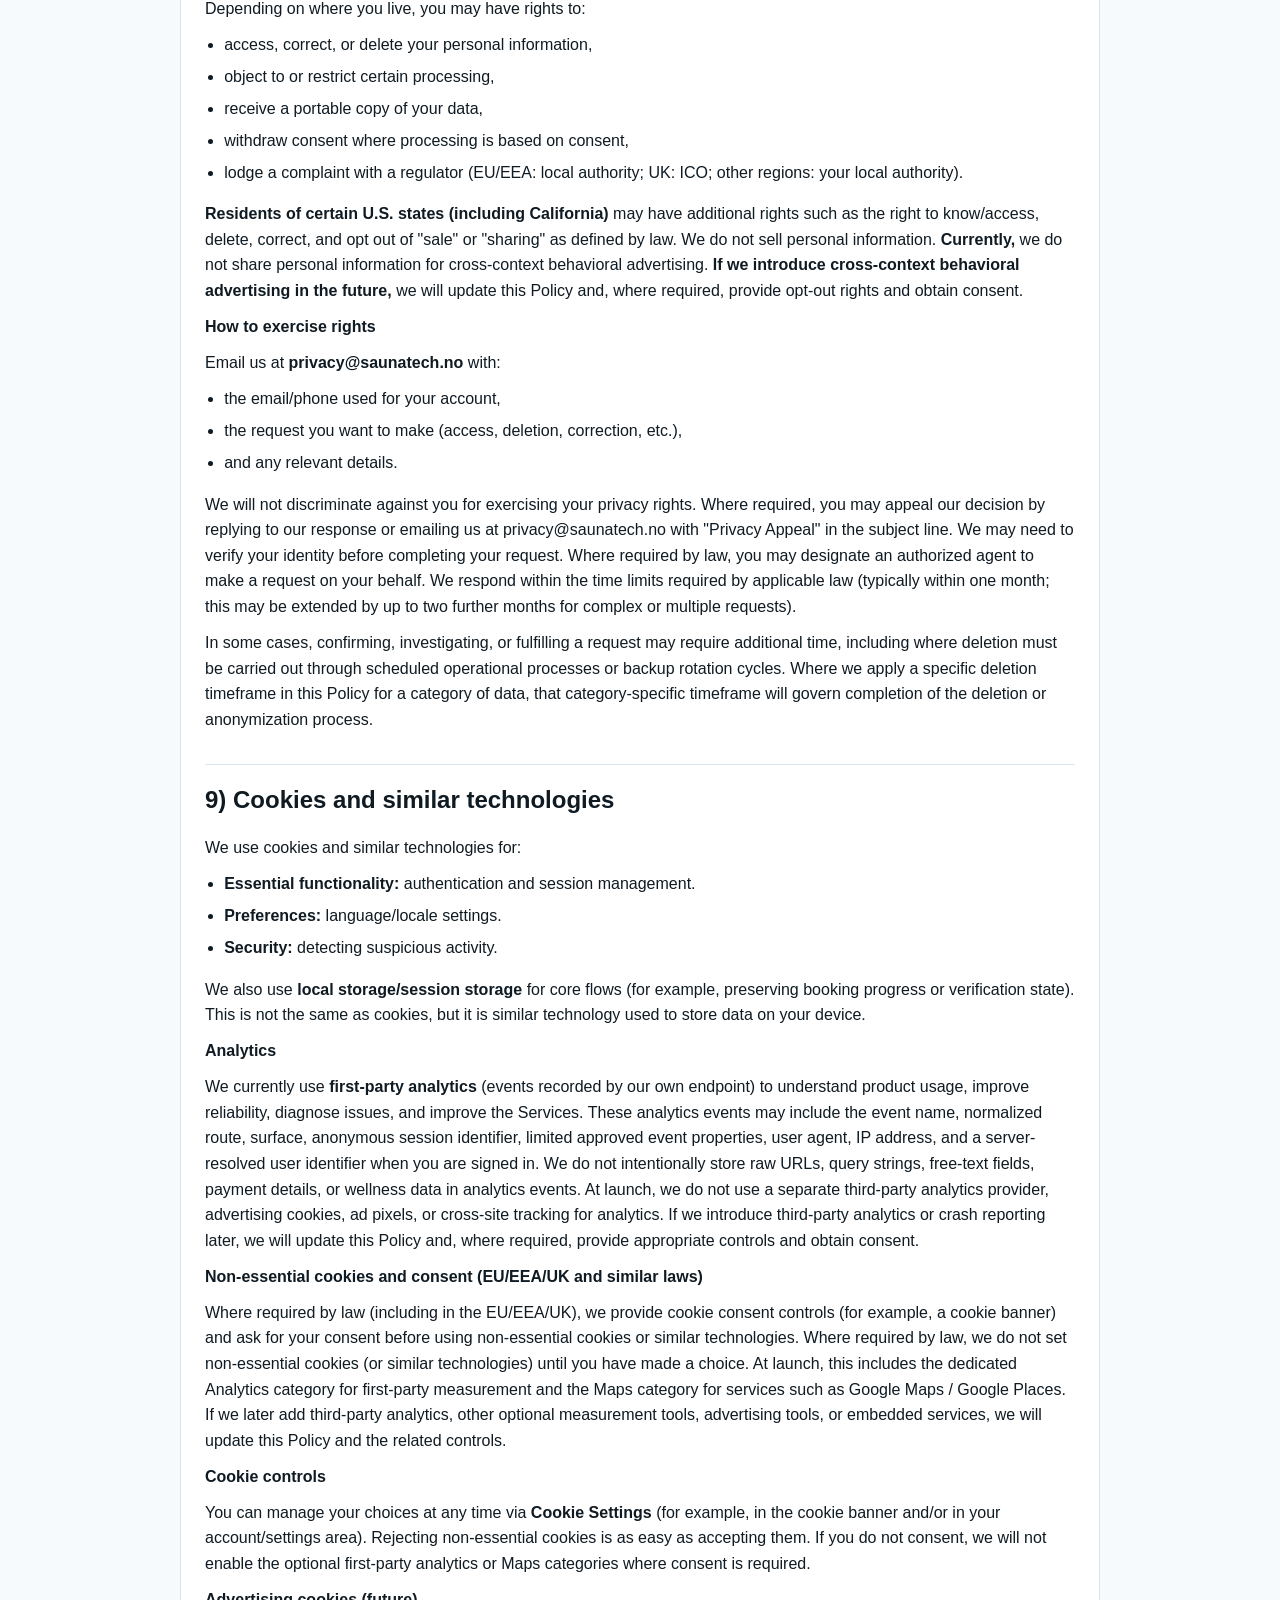
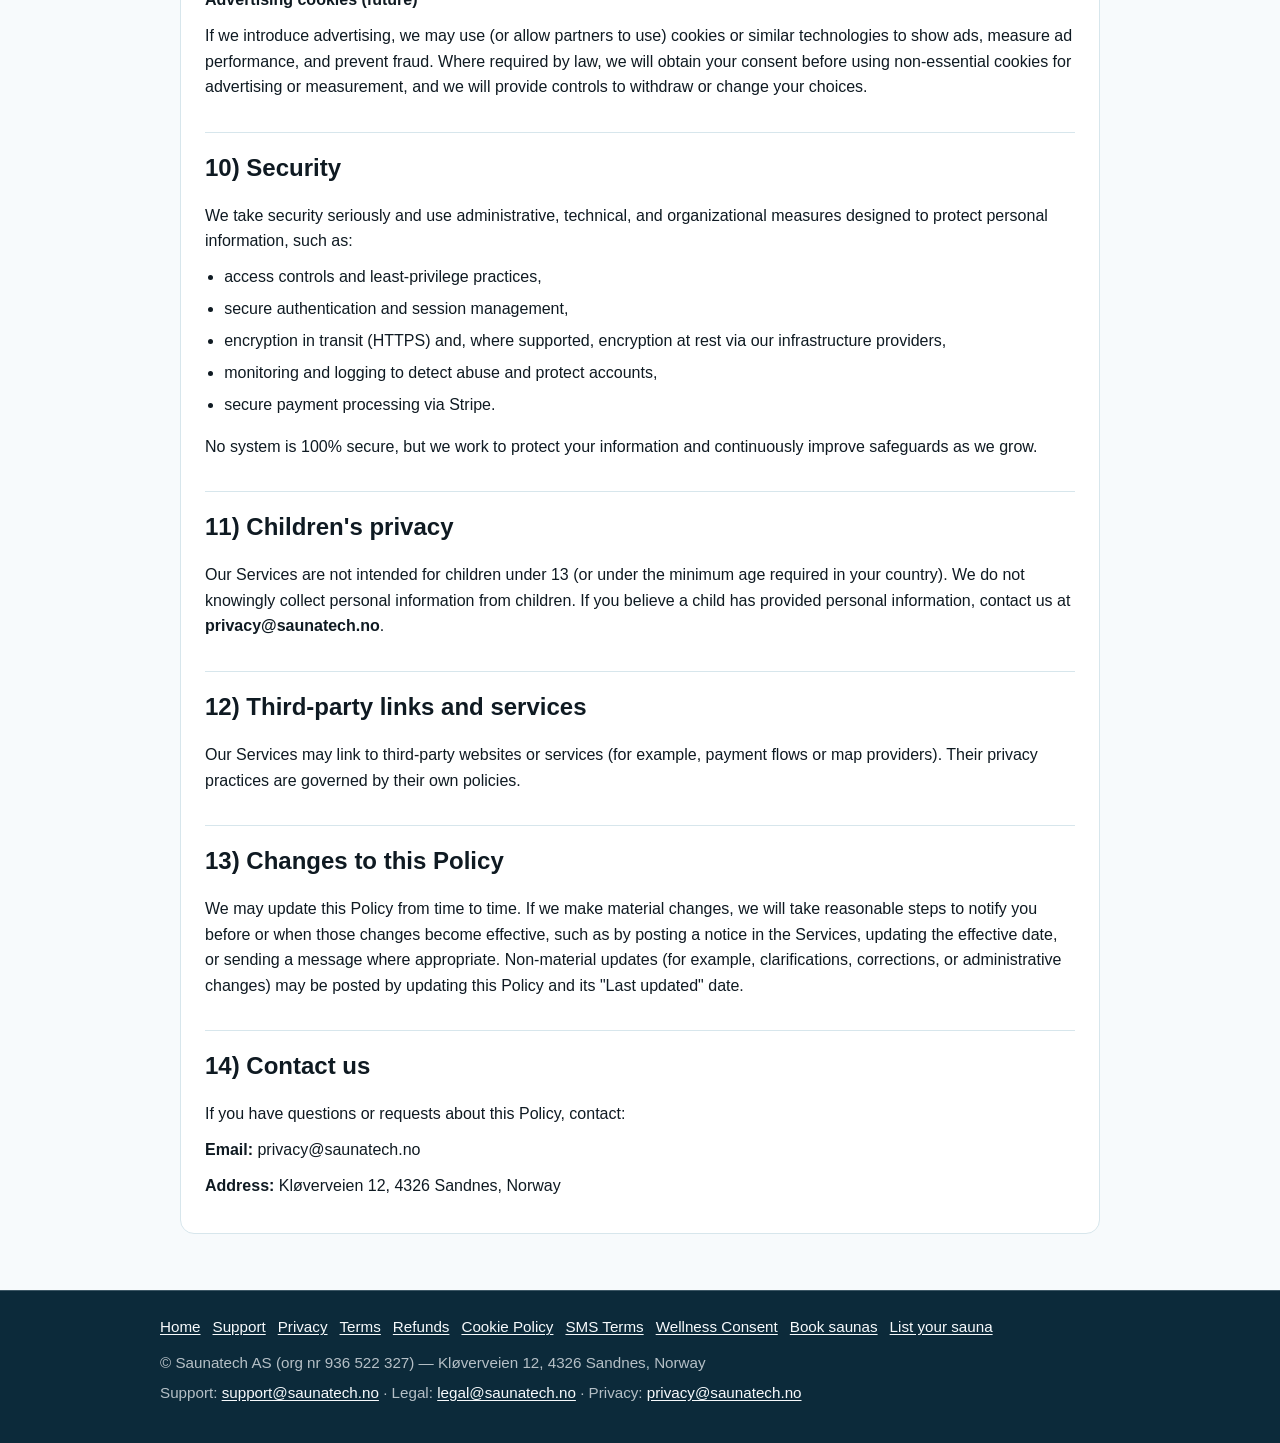
<file: privacy.html>
<!doctype html>
<html lang="en">
    <head>
        <meta charset="utf-8" />
        <meta name="viewport" content="width=device-width, initial-scale=1" />
        <title>Saunatech AS - Privacy Policy</title>
        <meta name="description" content="Versioned compliance copy of the Privacy Policy for Saunatech AS and BookSauna." />
        <link rel="icon" href="favicon.ico" sizes="any" />
        <link rel="icon" type="image/png" href="icon.png" />
        <link rel="apple-touch-icon" href="apple-touch-icon.png" />
        <link rel="stylesheet" href="assets/css/main.css" />
    </head>
    <body>
        <a class="skip-link" href="#main-content">Skip to content</a>
        <header class="site-header">
            <div class="container header-inner">
                <div class="brand-block">
                    <a class="brand brand-lockup" href="index.html">
                        <img class="brand-mark" src="icon.png" alt="" />
                        <span class="brand-text">
                            <span>Saunatech AS</span>
                            <span class="badge">Company, support, and compliance</span>
                        </span>
                    </a>
                </div>
                <nav class="site-nav" aria-label="Primary navigation">
                    <a href="index.html">Home</a>
                    <a href="support.html">Support</a>
                    <a href="https://booksauna.app/home">BookSauna</a>
                </nav>
            </div>
        </header>
        <main id="main-content">
            <div class="container legal-container">
                <section class="card legal-hero">
                    <p class="eyebrow">Versioned compliance copy</p>
                    <h1>Privacy Policy</h1>
                    <p>This page hosts a static compliance copy for Saunatech AS and BookSauna reviewers. BookSauna remains the live source of truth and may contain a newer version.</p>
                    <dl class="doc-meta">
                        <div><dt>Version</dt><dd>1.0.0</dd></div>
                        <div><dt>Effective date</dt><dd>2026-04-27</dd></div>
                        <div><dt>Last updated</dt><dd>2026-04-27</dd></div>
                        <div><dt>Live version</dt><dd><a href="https://booksauna.app/privacy">https://booksauna.app/privacy</a></dd></div>
                        <div><dt>Contact</dt><dd><a href="mailto:privacy@saunatech.no">privacy@saunatech.no</a></dd></div>
                    </dl>
                </section>
                <article class="card legal-document">
                    <p>This Privacy Policy explains how Saunatech AS (&quot;Saunatech&quot;, &quot;we&quot;, &quot;us&quot;) collects, uses, shares, and protects your personal information when you use our website and related services (the &quot;Services&quot;). If and when we launch mobile apps later, this Policy will also apply to those apps unless we say otherwise.</p>
                    <p>Our Services are available worldwide. We currently provide Services through our web app, and we may launch mobile apps later. This Policy applies globally. If local law requires specific disclosures, those rights and disclosures are described in Section 8.</p>
                    <h2>1) Who we are</h2>
                    <p><strong>Data controller:</strong> Saunatech AS (Norway)</p>
                    <p><strong>Email:</strong> privacy@saunatech.no</p>
                    <p><strong>Address:</strong> Kl&#248;verveien 12, 4326 Sandnes, Norway</p>
                    <p><strong>Complaints:</strong> You may lodge a complaint with Datatilsynet or your local data protection authority, as applicable.</p>
                    <p>If you are in the EU/EEA/UK, Saunatech is the controller of your personal data for the processing described in this Policy.</p>
                    <p>If we are required to appoint a local representative in a particular jurisdiction, we will publish the representative&#39;s contact details here or on our website.</p>
                    <h2>2) What we collect</h2>
                    <p>We collect information in these categories:</p>
                    <h3>A. Information you provide</h3>
                    <ul class="list-plain legal-list">
                        <li><strong>Account and profile details:</strong> first/last/display name, email, phone number, date of birth (for age verification in certain saunas), locale/language, profile photo/avatar, and verification status.</li>
                        <li><strong>Billing address:</strong> if you enter it for payments or invoices/receipts.</li>
                        <li><strong>Friends and invitations:</strong> information used for friend discovery and invitations (subject to your privacy settings), such as whether your profile is searchable, whether your email is discoverable, whether other users can send you friend requests, and whether other users can send you booking invites.</li>
                        <li><strong>Support and communications:</strong> messages you send to support, support ticket details, and information you include in forms or emails (for example, booking information or account details).</li>
                        <li><strong>Content you upload:</strong> sauna photos (for owners), shop item images, and administrative CSV imports.</li>
                        <li><strong>Payment and settlement details:</strong> billing address, invoices, receipts, refund receipts, payment or refund references, settlement records, outstanding balances, and related support or correction records where applicable.</li>
                        <li><strong>Verification details:</strong> phone number, whether phone verification is enabled for your account, and records needed to document your consent to receive SMS verification codes where applicable.</li>
                        <li><strong>Third-party sign-in:</strong> If you choose to sign in using a third-party provider (such as Google), we may receive information such as your name, email address, and profile image, depending on the provider and your settings. We use this to create and manage your account.</li>
                    </ul>
                    <h3>B. Information created through your use of the Services</h3>
                    <ul class="list-plain legal-list">
                        <li><strong>Bookings and participation:</strong> booking details, attendees/participants (as applicable), booking status, and operational records.</li>
                        <li><strong>Payments, refunds, and postpay settlement records:</strong> payment status, transaction records, refund history, refund audit/correction records, receipts and refund receipts, settlement review and confirmation records, participant or organizer payment-responsibility records, overdue balances, late-fee records where applicable, and dispute or chargeback records where applicable.</li>
                        <li><strong>Optional wellness tracking (opt-in):</strong> sauna session history, wellness preferences, achievements, and related wellness insights if you choose to use these features. These features are intended for personal wellness tracking and are not medical or diagnostic services.</li>
                        <li><strong>Explicit consent for wellness tracking:</strong> Wellness tracking is optional. Where applicable, wellness tracking data may be treated as special category personal data under EU/EEA/UK law or as sensitive personal data under other applicable law. We only collect and use wellness tracking data after you give explicit consent. You can withdraw that consent at any time through available in-product controls or by contacting us at privacy@saunatech.no. Withdrawing consent is as easy as giving consent.</li>
                        <li><strong>Effect of withdrawal or deletion request:</strong> If you withdraw consent, request deletion of wellness tracking data, or request account deletion, we will stop collecting and using new wellness tracking data for that feature without undue delay. We will delete or irreversibly anonymize existing wellness tracking data without undue delay and, in any event, within 30 days, except that we may retain limited data where required or permitted for legal compliance, security, fraud prevention, dispute resolution, protection of legal rights, or backup/disaster recovery processes.</li>
                        <li><strong>No advertising use:</strong> We do not use wellness tracking data for advertising.</li>
                    </ul>
                    <h3>C. Information collected automatically</h3>
                    <ul class="list-plain legal-list">
                        <li><strong>Technical and usage data:</strong> IP address, browser/user agent, device and connection information, and logs related to how you use the Services.</li>
                        <li><strong>First-party analytics events:</strong> consent-aware product events that may include event name, anonymous session ID, a server-resolved user ID for signed-in sessions, normalized route, surface, limited approved event properties, user agent, IP address, and the analytics-consent decision captured at ingestion time. We use these events to understand product usage, improve reliability, diagnose issues, and improve the Services. We do not intentionally store raw URLs, free-text fields, payment details, or wellness data in analytics events.</li>
                        <li><strong>Cookies and similar technologies:</strong> used for authentication, session management, security, and preferences like language/locale. See Section 9.</li>
                    </ul>
                    <h3>D. Location information (now and planned)</h3>
                    <ul class="list-plain legal-list">
                        <li><strong>Today:</strong> we do not request precise (GPS) location by default. We may use approximate location inferred from IP for security, fraud prevention, and limited service measurement.</li>
                        <li><strong>Planned &quot;near me&quot; map feature (web and/or mobile):</strong> with your permission, we may use your precise location to auto-zoom the map and show distance to nearby saunas. We intend to use this only while you are using the relevant feature (for example, on the map screen), and not for continuous/background tracking. You can deny or revoke location permission in your device/browser settings.</li>
                        <li>Map features may load third-party services (see Section 5 and Section 9).</li>
                    </ul>
                    <h3>E. Mobile app data (if/when mobile apps are launched)</h3>
                    <p><strong>If and when</strong> we launch iOS/Android apps, we may process mobile-specific data needed to operate the apps, such as:</p>
                    <ul class="list-plain legal-list">
                        <li>device and app information (device model, OS version, app version, language),</li>
                        <li>device identifiers used for security and session management,</li>
                        <li>push notification tokens if you enable notifications (to send service messages like booking updates).</li>
                    </ul>
                    <h3>F. Advertising data (future)</h3>
                    <p>If we introduce advertising in the Services, we (and our advertising partners) may collect or receive information such as cookies and similar technologies, device and browser information, IP address, approximate location (for example, city/region), and information about ad impressions and interactions. Advertising may be contextual (based on the content you&#39;re viewing) or personalized (based on activity/identifiers, where permitted). Where required by law, we will obtain consent and provide choices before enabling personalized advertising. If we introduce additional permissions (camera/photos, contacts, microphone, etc.), we will request permission at the time and update this Policy as needed.</p>
                    <h2>3) How we use your information</h2>
                    <p>We use personal information to:</p>
                    <ul class="list-plain legal-list">
                        <li><strong>Provide and operate the Services</strong> (accounts, profiles, bookings, invitations/friends features, maps, payment and refund history, and postpay settlement views where available).</li>
                        <li><strong>Process payments and manage billing</strong>, including invoicing, receipts, refund receipts, refunds, payment-provider refund records, dispute or chargeback handling where applicable, postpay settlements, balance calculations, settlement review or confirmation, participant or organizer payment responsibility, overdue payment handling, late fees where applicable, payment recovery or collections where applicable, account restrictions for non-payment where applicable, and payouts to sauna owners/operators (or other settlement recipients, such as franchisors, where applicable) through connected accounts.</li>
                        <li><strong>Handle booking change operations initiated by operators</strong>, such as operator-initiated cancellations and reschedules, including sending service notifications and processing full refunds for operator-cancelled bookings where payment was collected.</li>
                        <li><strong>Verify identity and protect accounts</strong>, including email or phone verification (where enabled), sending one-time SMS verification codes for account security, storing related consent and verification records where applicable, and preventing fraud or abuse.</li>
                        <li><strong>Provide support and communications</strong>, including responding to requests and sending service messages.</li>
                        <li><strong>Maintain, improve, and develop the Services</strong>, including debugging, monitoring, analytics, and feature development.</li>
                        <li><strong>Security and compliance</strong>, including enforcing our terms and meeting legal obligations.</li>
                    </ul>
                    <p>At launch, our analytics are limited to first-party analytics operated by Saunatech. We do not use third-party analytics providers, advertising cookies, ad pixels, or cross-site tracking at launch. We also do not use your personal information for cross-context behavioral advertising, and we do not sell personal information. If we introduce advertising features or third-party analytics in the future, we will update this Policy and, where required, provide choices and obtain consent.</p>
                    <p><strong>Automated tools and decisions:</strong></p>
                    <p>We may use automated tools to help detect and prevent fraud, abuse, and security incidents. We do not make decisions that produce legal or similarly significant effects on you based solely on automated processing. If your account is restricted for security or fraud reasons, you can request review by contacting us at privacy@saunatech.no.</p>
                    <h2>4) Legal bases (EU/EEA/UK)</h2>
                    <p>If you are in the EU/EEA/UK, we rely on these legal bases where applicable:</p>
                    <ul class="list-plain legal-list">
                        <li><strong>Contract:</strong> We process personal data where necessary to perform our contract with you, including providing the Services, creating and managing accounts, processing bookings and payments, handling refunds, postpay settlement, disputes or chargebacks, and enforcing our terms (including payment recovery or non-payment restrictions where applicable).</li>
                        <li><strong>Legitimate interests:</strong> to secure, operate, and improve the Services; prevent fraud; and run limited operational measurement where consent is not required.</li>
                        <li><strong>Consent:</strong> where required or where we choose to rely on consent, including explicit consent for optional wellness tracking, precise location permissions, certain cookies or similar technologies, and marketing where you opt in.</li>
                        <li><strong>Legal obligation:</strong> for accounting, tax, and regulatory requirements.</li>
                    </ul>
                    <h2>5) How we share your information</h2>
                    <p>We share personal information only as needed to run the Services:</p>
                    <h3>A. Service providers (processors)</h3>
                    <p>Depending on your use, we may share data with trusted providers such as:</p>
                    <ul class="list-plain legal-list">
                        <li><strong>Hosting, database, authentication, and file storage:</strong> Supabase.</li>
                        <li><strong>Payments, refunds, and payouts:</strong> Stripe (including Stripe Connect). Payment card details are handled by Stripe&#39;s secure payment flow; we do not store your full card number. We receive payment, settlement, refund, and dispute or chargeback details from Stripe to provide the Services, keep records, review balances, and handle billing issues where applicable. Depending on venue setup, payouts may be routed to the relevant operator/owner or to another settlement recipient (such as a franchisor) designated for that venue, who then settles with the sauna owner. If you are a sauna owner/operator, Stripe may collect and process identity verification and payout information (such as legal name, date of birth, address, government ID, bank account details, and tax information) to comply with financial regulations. We receive limited information such as onboarding/verification status and account identifiers needed to route payouts (as applicable) to sauna owners/operators or other settlement recipients (such as franchisors).</li>
                        <li><strong>Email delivery:</strong> Postmark.</li>
                        <li><strong>SMS verification:</strong> Twilio is used to send one-time SMS verification codes for account security verification. We do not use SMS for marketing or promotional messages, and at launch we do not use SMS for booking updates or owner/customer communications. SMS verification code delivery is governed by the separate <a href="sms-verification-terms.html">SMS Verification Terms</a>.</li>
                        <li><strong>Maps and address autocomplete:</strong> Google Maps / Google Places. Where required by law, we load these services only after you provide consent via our cookie controls, where this feature is available.</li>
                        <li>At launch, we do not share analytics data with a separate third-party analytics provider because our analytics are first-party analytics operated by Saunatech. If that changes later, we will update this Policy.</li>
                        <li><strong>Advertising partners (future):</strong> If we introduce advertising, we may use advertising partners such as Google Ads to display ads, measure performance, and prevent fraud. These partners may process information under their own privacy policies and may act as independent controllers depending on the context.</li>
                    </ul>
                    <p>These providers process data on our instructions to provide the Services. Some providers (for example, payment providers) may also process data as independent controllers for their own compliance and security purposes under their own privacy policies. We may add or replace service providers over time; we will update this Policy if our data-sharing practices materially change.</p>
                    <h3>B. Sauna owners/operators and booking participants</h3>
                    <ul class="list-plain legal-list">
                        <li>If you book a sauna, the relevant sauna owner/operator may receive the information necessary to fulfill the booking (for example, booking time, number of participants, and contact details where needed for service delivery and support).</li>
                        <li>If you participate in group bookings/invitations, other participants may see limited information depending on your settings and the feature (for example, display name, invitation status).</li>
                        <li>Depending on your privacy settings, other users may be able to find you by username or email and may see limited profile information such as your display name and avatar.</li>
                        <li>Friends and invitation features are subject to your privacy settings. You can separately control whether other users can find your account by email, send you friend requests, or send you booking invites through available account controls. Those settings affect whether other users can discover your account or invite you through those features.</li>
                        <li>To protect privacy and prevent abuse, some account discovery or invitation requests may receive a generic accepted or unavailable response even when no invitation is delivered. This helps limit whether another user can infer account availability from a single request.</li>
                    </ul>
                    <p><strong>Important:</strong> Sauna owners/operators may process booking information to provide their services and meet their own legal obligations. Their handling of personal information outside the Services is governed by their own policies and practices, and they may be independent data controllers in those contexts.</p>
                    <p>For operator-initiated booking cancellations or reschedules, Saunatech processes related booking/refund data to operate the Services, but the decision to cancel or reschedule is made by the relevant operator and remains the operator&#39;s responsibility.</p>
                    <h3>C. Legal and safety disclosures</h3>
                    <p>We may disclose information if we reasonably believe it is necessary to:</p>
                    <ul class="list-plain legal-list">
                        <li>comply with law or legal process,</li>
                        <li>protect the rights, safety, and security of users, sauna owners/operators, or Saunatech,</li>
                        <li>investigate or prevent fraud, security, or technical issues.</li>
                    </ul>
                    <h3>D. Business transfers</h3>
                    <p>If we&#39;re involved in a merger, acquisition, financing, restructuring, or sale of assets, information may be transferred as part of that transaction, subject to appropriate safeguards.</p>
                    <h3>E. Collections and enforcement (Pay-Later / Postpay)</h3>
                    <p>If you do not pay amounts due, we may share information necessary to pursue payment, apply late-fee or recovery measures where applicable, and enforce our agreements with service providers involved in payment recovery or collections, and with professional advisers (such as legal counsel) and relevant authorities/courts as required. This may include contact details, booking, settlement, invoice, balance, payment, refund, or correspondence records.</p>
                    <h2>6) International transfers</h2>
                    <p>We operate globally, and our providers may process data outside your country (for example, in the United States or other regions). Where required, we use appropriate safeguards such as Standard Contractual Clauses (and the UK addendum where applicable) or other lawful transfer mechanisms.</p>
                    <h2>7) Data retention</h2>
                    <p>We keep personal information only as long as necessary for the purposes described in this Policy. We retain some information longer when needed to:</p>
                    <ul class="list-plain legal-list">
                        <li>comply with legal obligations (accounting/tax),</li>
                        <li>prevent fraud and abuse,</li>
                        <li>resolve disputes and enforce agreements,</li>
                        <li>maintain business records and security.</li>
                    </ul>
                    <p><strong>Retention periods</strong></p>
                    <ul class="list-plain legal-list">
                        <li><strong>Account profile data (name, email, phone, settings):</strong> kept while your account is active. If you request deletion, we delete or anonymize within a reasonable period (within <strong>30 days</strong>), unless retention is required or permitted for legal compliance, security, fraud prevention, dispute resolution, or protection of legal rights.</li>
                        <li><strong>Bookings and booking history:</strong> kept while your account is active; after account deletion we retain booking records for up to <strong>7 years</strong> for dispute handling, fraud prevention, and recordkeeping.</li>
                        <li><strong>Payments, refunds, payouts, invoices, receipts, refund receipts, settlement records, and transaction records:</strong> retained for up to <strong>10 years</strong> to meet accounting, tax, audit, and compliance obligations (including handling disputes/chargebacks, corrections, and regulatory requests).</li>
                        <li><strong>Support tickets and customer support messages:</strong> retained for up to <strong>3 years</strong> after ticket closure (longer if needed for ongoing disputes or legal obligations).</li>
                        <li><strong>Verification codes, phone verification attempts, related delivery metadata, and verification logs (including associated phone number, IP, and user agent):</strong> retained for up to <strong>30 days</strong> for security and abuse prevention.</li>
                        <li><strong>Security logs and audit logs (including IP and device/user agent data):</strong> retained for up to <strong>2 years</strong>, depending on severity and security needs.</li>
                        <li><strong>First-party analytics events:</strong> retained for up to <strong>2 years</strong>, then deleted or de-identified/aggregated where feasible.</li>
                        <li><strong>Friends/invitations data and audit logs:</strong> retained while the relevant relationship/invite is active; invitation/audit logs retained for up to <strong>2 years</strong> for abuse prevention and support.</li>
                        <li><strong>Uploaded content (photos, images, CSV imports):</strong></li>
                        <li>owner/listing/shop images: retained until removed by the uploader or until the related listing/content is removed;</li>
                        <li>admin CSV imports: retained up to <strong>12 months</strong> unless required longer for audit or operational reasons.</li>
                        <li><strong>Wellness tracking data (opt-in):</strong> retained only while needed to provide the wellness tracking feature and while associated with your account. If you withdraw consent, request deletion of wellness tracking data, or request account deletion, we delete or irreversibly anonymize wellness tracking data without undue delay and, in any event, within <strong>30 days</strong>, except that we may retain limited data where required or permitted for legal compliance, security, fraud prevention, dispute resolution, protection of legal rights, or backup/disaster recovery processes.</li>
                        <li><strong>Consent and deletion request records:</strong> we may retain limited records showing when consent was given, withdrawn, or acted on, including SMS verification consent records, and records needed to handle deletion requests, where reasonably necessary for accountability, security, dispute handling, or legal compliance.</li>
                        <li><strong>Backups and disaster recovery copies:</strong> deleted or updated information may remain in backup or disaster recovery systems for a limited period of time, generally up to <strong>90 days</strong>, until those systems are overwritten or rotated. Backup copies are not used for ordinary product operations. If backup data is restored, we take reasonable steps to re-apply applicable deletion or anonymization measures.</li>
                    </ul>
                    <p>For clarity, the 30-day deletion/anonymization timeframe described above applies to production wellness tracking data. Backup or disaster recovery copies may persist temporarily until overwritten or rotated under applicable backup cycles.</p>
                    <p>Account deletion does not always mean immediate deletion of every record associated with your use of the Services. For example, we may retain certain booking, payment, tax, fraud-prevention, security, dispute, and legal-compliance records for the periods described above.</p>
                    <p><strong>Deletion and anonymization</strong></p>
                    <p>When deletion is requested, we delete or anonymize information unless we must retain it for legal compliance, fraud prevention, security, dispute resolution, or protection of legal rights. In some cases, we may retain information for longer where required or permitted by law.</p>
                    <h2>8) Your choices and rights</h2>
                    <h3>A. Account settings</h3>
                    <p>You can update certain profile information and privacy settings using available account controls. These settings may include whether your profile appears in search, whether your account can be found by email, whether other users can send you friend requests, and whether other users can send you booking invites. You can request account deletion through available in-product controls (if offered) or by emailing us at privacy@saunatech.no from the email address associated with your account.</p>
                    <h3>B. Wellness tracking (explicit consent)</h3>
                    <p>If you enable wellness tracking, you can withdraw your consent at any time through available in-product controls or by contacting us at privacy@saunatech.no. Withdrawing consent is as easy as giving it. After withdrawal, we stop collecting and using new wellness tracking data for that feature without undue delay.</p>
                    <p>You can also request deletion of wellness tracking data through available in-product controls or by contacting us at privacy@saunatech.no. If you withdraw consent, request wellness-data deletion, or request account deletion, we delete or irreversibly anonymize existing wellness tracking data without undue delay and, in any event, within the timeframe described in Section 7, subject to the limited exceptions described there.</p>
                    <h3>C. Location permissions</h3>
                    <p>If we request location access for map features, you can deny permission and still use most of the Services. You can revoke permission in your device/browser settings at any time.</p>
                    <h3>D. Notifications (mobile)</h3>
                    <p>If our mobile apps offer push notifications, you can enable/disable them in your device settings.</p>
                    <h3>E. Marketing</h3>
                    <p>If we send marketing messages, you can opt out using the unsubscribe link or your account settings. We may still send transactional or service-related messages (for example, booking confirmations).</p>
                    <h3>F. Advertising choices</h3>
                    <p>If we introduce advertising, you may have choices depending on your location and device:</p>
                    <ul class="list-plain legal-list">
                        <li><strong>Cookie controls/consent:</strong> Where required by law, you can accept or reject non-essential cookies used for advertising and measurement.</li>
                        <li><strong>Opt-out rights (where applicable):</strong> In some jurisdictions (including certain U.S. states), you may have the right to opt out of &quot;sharing&quot; of personal information for cross-context behavioral advertising as defined by law.</li>
                        <li><strong>Device settings:</strong> On mobile, you can adjust your device privacy settings, and (on iOS) you can control app tracking permissions if requested. Where required, we will provide a &quot;Do Not Sell or Share My Personal Information&quot; option in the Services or on our website.</li>
                    </ul>
                    <h3>G. Privacy rights (global)</h3>
                    <p>Depending on where you live, you may have rights to:</p>
                    <ul class="list-plain legal-list">
                        <li>access, correct, or delete your personal information,</li>
                        <li>object to or restrict certain processing,</li>
                        <li>receive a portable copy of your data,</li>
                        <li>withdraw consent where processing is based on consent,</li>
                        <li>lodge a complaint with a regulator (EU/EEA: local authority; UK: ICO; other regions: your local authority).</li>
                    </ul>
                    <p><strong>Residents of certain U.S. states (including California)</strong> may have additional rights such as the right to know/access, delete, correct, and opt out of &quot;sale&quot; or &quot;sharing&quot; as defined by law. We do not sell personal information. <strong>Currently,</strong> we do not share personal information for cross-context behavioral advertising. <strong>If we introduce cross-context behavioral advertising in the future,</strong> we will update this Policy and, where required, provide opt-out rights and obtain consent.</p>
                    <p><strong>How to exercise rights</strong></p>
                    <p>Email us at <strong>privacy@saunatech.no</strong> with:</p>
                    <ul class="list-plain legal-list">
                        <li>the email/phone used for your account,</li>
                        <li>the request you want to make (access, deletion, correction, etc.),</li>
                        <li>and any relevant details.</li>
                    </ul>
                    <p>We will not discriminate against you for exercising your privacy rights. Where required, you may appeal our decision by replying to our response or emailing us at privacy@saunatech.no with &quot;Privacy Appeal&quot; in the subject line. We may need to verify your identity before completing your request. Where required by law, you may designate an authorized agent to make a request on your behalf. We respond within the time limits required by applicable law (typically within one month; this may be extended by up to two further months for complex or multiple requests).</p>
                    <p>In some cases, confirming, investigating, or fulfilling a request may require additional time, including where deletion must be carried out through scheduled operational processes or backup rotation cycles. Where we apply a specific deletion timeframe in this Policy for a category of data, that category-specific timeframe will govern completion of the deletion or anonymization process.</p>
                    <h2>9) Cookies and similar technologies</h2>
                    <p>We use cookies and similar technologies for:</p>
                    <ul class="list-plain legal-list">
                        <li><strong>Essential functionality:</strong> authentication and session management.</li>
                        <li><strong>Preferences:</strong> language/locale settings.</li>
                        <li><strong>Security:</strong> detecting suspicious activity.</li>
                    </ul>
                    <p>We also use <strong>local storage/session storage</strong> for core flows (for example, preserving booking progress or verification state). This is not the same as cookies, but it is similar technology used to store data on your device.</p>
                    <p><strong>Analytics</strong></p>
                    <p>We currently use <strong>first-party analytics</strong> (events recorded by our own endpoint) to understand product usage, improve reliability, diagnose issues, and improve the Services. These analytics events may include the event name, normalized route, surface, anonymous session identifier, limited approved event properties, user agent, IP address, and a server-resolved user identifier when you are signed in. We do not intentionally store raw URLs, query strings, free-text fields, payment details, or wellness data in analytics events. At launch, we do not use a separate third-party analytics provider, advertising cookies, ad pixels, or cross-site tracking for analytics. If we introduce third-party analytics or crash reporting later, we will update this Policy and, where required, provide appropriate controls and obtain consent.</p>
                    <p><strong>Non-essential cookies and consent (EU/EEA/UK and similar laws)</strong></p>
                    <p>Where required by law (including in the EU/EEA/UK), we provide cookie consent controls (for example, a cookie banner) and ask for your consent before using non-essential cookies or similar technologies. Where required by law, we do not set non-essential cookies (or similar technologies) until you have made a choice. At launch, this includes the dedicated Analytics category for first-party measurement and the Maps category for services such as Google Maps / Google Places. If we later add third-party analytics, other optional measurement tools, advertising tools, or embedded services, we will update this Policy and the related controls.</p>
                    <p><strong>Cookie controls</strong></p>
                    <p>You can manage your choices at any time via <strong>Cookie Settings</strong> (for example, in the cookie banner and/or in your account/settings area). Rejecting non-essential cookies is as easy as accepting them. If you do not consent, we will not enable the optional first-party analytics or Maps categories where consent is required.</p>
                    <p><strong>Advertising cookies (future)</strong></p>
                    <p>If we introduce advertising, we may use (or allow partners to use) cookies or similar technologies to show ads, measure ad performance, and prevent fraud. Where required by law, we will obtain your consent before using non-essential cookies for advertising or measurement, and we will provide controls to withdraw or change your choices.</p>
                    <h2>10) Security</h2>
                    <p>We take security seriously and use administrative, technical, and organizational measures designed to protect personal information, such as:</p>
                    <ul class="list-plain legal-list">
                        <li>access controls and least-privilege practices,</li>
                        <li>secure authentication and session management,</li>
                        <li>encryption in transit (HTTPS) and, where supported, encryption at rest via our infrastructure providers,</li>
                        <li>monitoring and logging to detect abuse and protect accounts,</li>
                        <li>secure payment processing via Stripe.</li>
                    </ul>
                    <p>No system is 100% secure, but we work to protect your information and continuously improve safeguards as we grow.</p>
                    <h2>11) Children&#39;s privacy</h2>
                    <p>Our Services are not intended for children under 13 (or under the minimum age required in your country). We do not knowingly collect personal information from children. If you believe a child has provided personal information, contact us at <strong>privacy@saunatech.no</strong>.</p>
                    <h2>12) Third-party links and services</h2>
                    <p>Our Services may link to third-party websites or services (for example, payment flows or map providers). Their privacy practices are governed by their own policies.</p>
                    <h2>13) Changes to this Policy</h2>
                    <p>We may update this Policy from time to time. If we make material changes, we will take reasonable steps to notify you before or when those changes become effective, such as by posting a notice in the Services, updating the effective date, or sending a message where appropriate. Non-material updates (for example, clarifications, corrections, or administrative changes) may be posted by updating this Policy and its &quot;Last updated&quot; date.</p>
                    <h2>14) Contact us</h2>
                    <p>If you have questions or requests about this Policy, contact:</p>
                    <p><strong>Email:</strong> privacy@saunatech.no</p>
                    <p><strong>Address:</strong> Kl&#248;verveien 12, 4326 Sandnes, Norway</p>
                </article>
            </div>
        </main>
        <footer class="site-footer">
            <div class="container">
                <nav class="footer-links" aria-label="Footer links">
                    <a href="index.html">Home</a>
                    <a href="support.html">Support</a>
                    <a href="privacy.html">Privacy</a>
                    <a href="terms.html">Terms</a>
                    <a href="refunds.html">Refunds</a>
                    <a href="cookie-policy.html">Cookie Policy</a>
                    <a href="sms-verification-terms.html">SMS Terms</a>
                    <a href="wellness-consent.html">Wellness Consent</a>
                    <a href="https://booksauna.app/home">Book saunas</a>
                    <a href="https://booksauna.app/partners">List your sauna</a>
                </nav>
                <p class="footer-meta">&copy; Saunatech AS (org nr 936 522 327) &mdash; Kl&oslash;verveien 12, 4326 Sandnes, Norway</p>
                <p class="footer-meta">Support: <a href="mailto:support@saunatech.no">support@saunatech.no</a> &middot; Legal: <a href="mailto:legal@saunatech.no">legal@saunatech.no</a> &middot; Privacy: <a href="mailto:privacy@saunatech.no">privacy@saunatech.no</a></p>
            </div>
        </footer>
    </body>
</html>
</file>
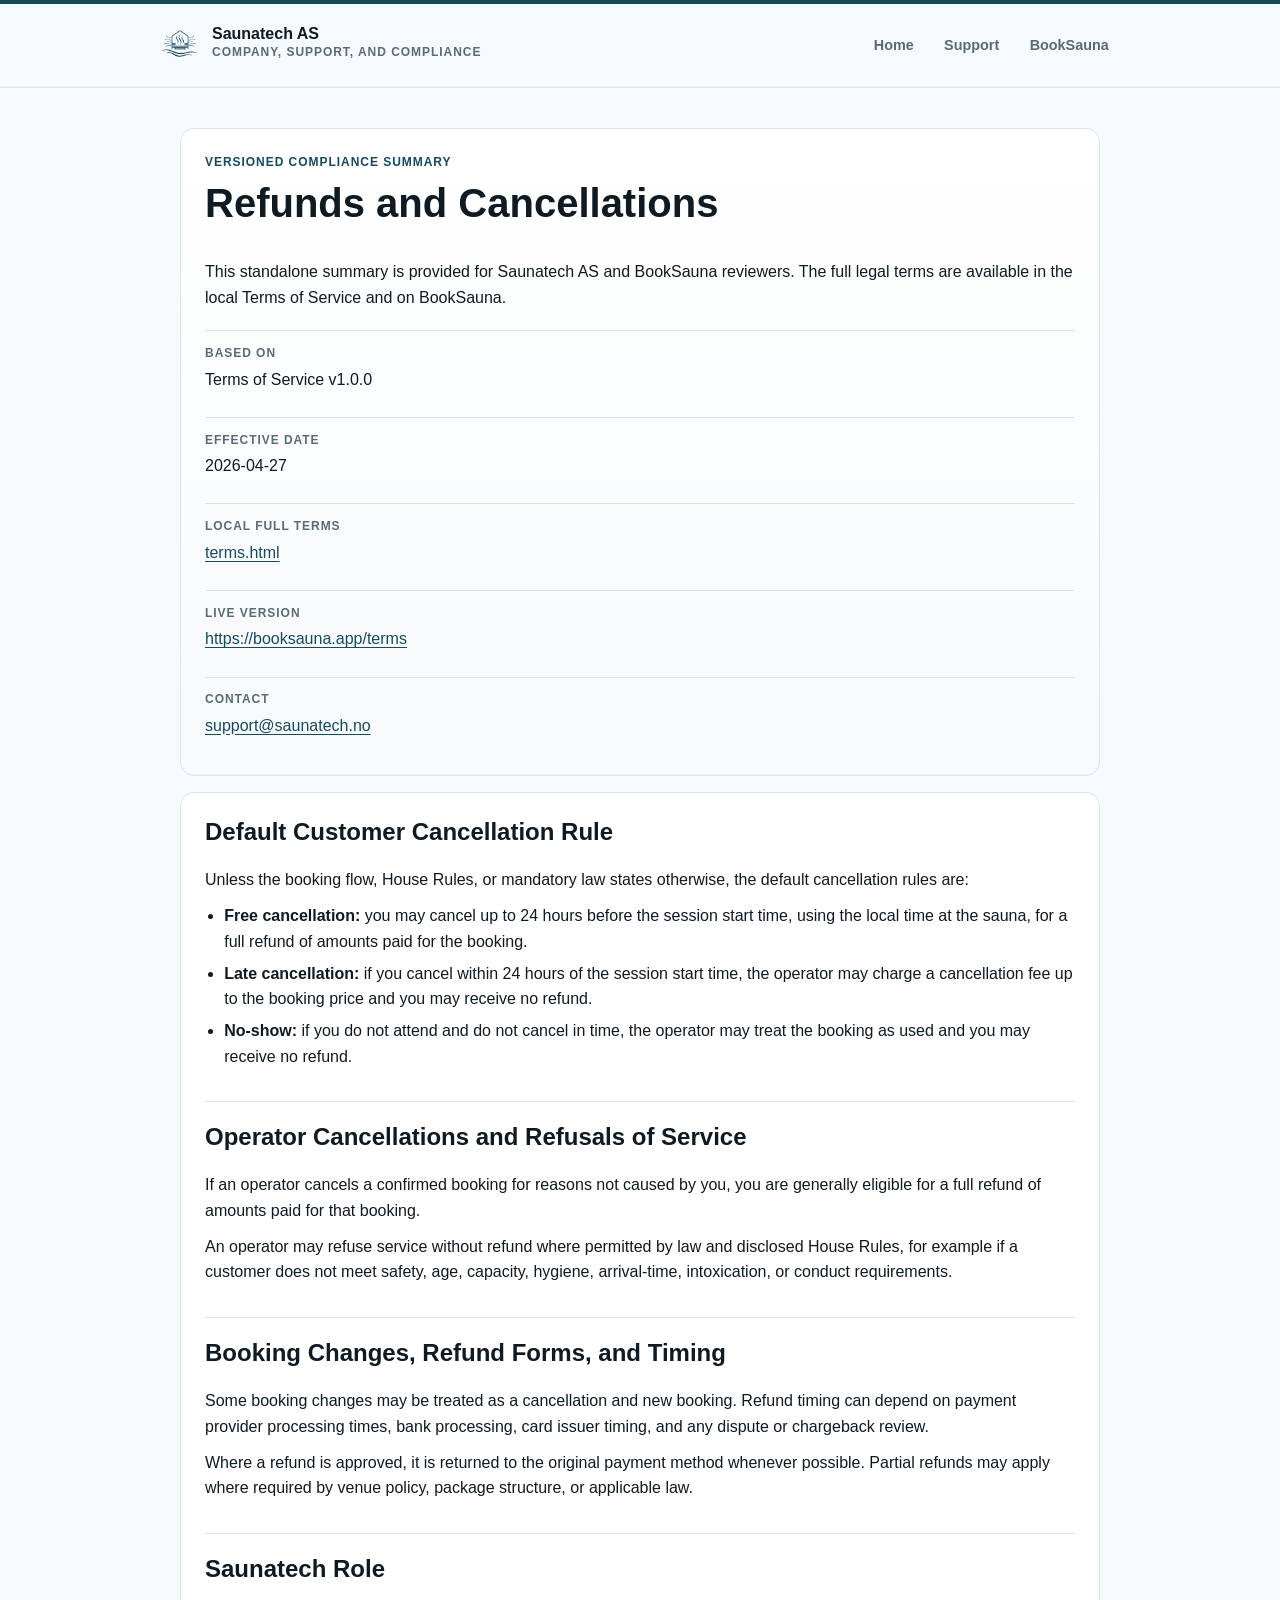
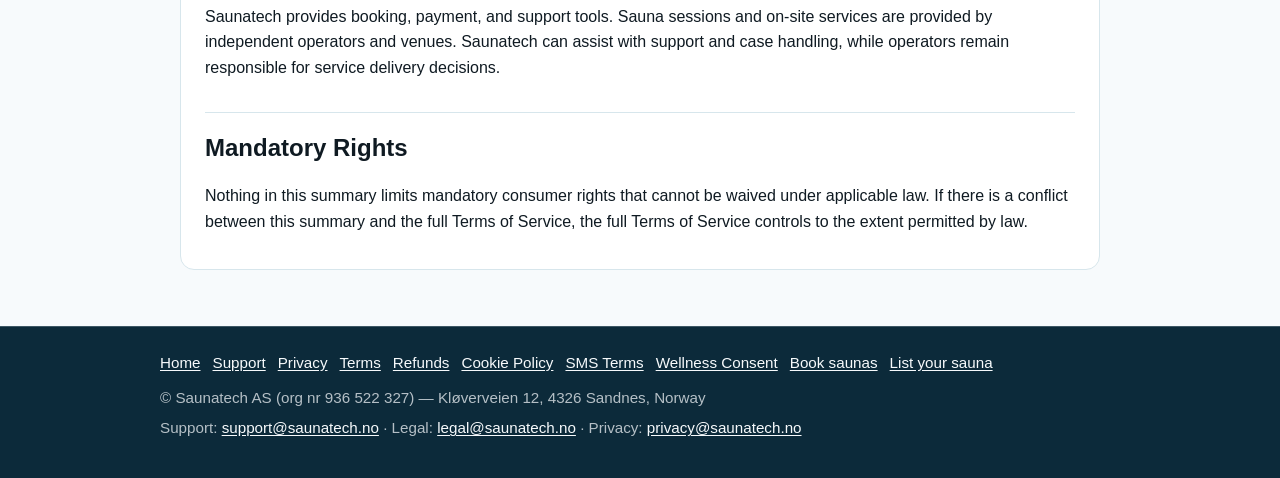
<file: refunds.html>
<!doctype html>
<html lang="en">
    <head>
        <meta charset="utf-8" />
        <meta name="viewport" content="width=device-width, initial-scale=1" />
        <title>Saunatech AS - Refunds and Cancellations</title>
        <meta name="description" content="Standalone refund and cancellation summary for Saunatech AS and BookSauna." />
        <link rel="icon" href="favicon.ico" sizes="any" />
        <link rel="icon" type="image/png" href="icon.png" />
        <link rel="apple-touch-icon" href="apple-touch-icon.png" />
        <link rel="stylesheet" href="assets/css/main.css" />
    </head>
    <body>
        <a class="skip-link" href="#main-content">Skip to content</a>
        <header class="site-header">
            <div class="container header-inner">
                <div class="brand-block">
                    <a class="brand brand-lockup" href="index.html">
                        <img class="brand-mark" src="icon.png" alt="" />
                        <span class="brand-text">
                            <span>Saunatech AS</span>
                            <span class="badge">Company, support, and compliance</span>
                        </span>
                    </a>
                </div>
                <nav class="site-nav" aria-label="Primary navigation">
                    <a href="index.html">Home</a>
                    <a href="support.html">Support</a>
                    <a href="https://booksauna.app/home">BookSauna</a>
                </nav>
            </div>
        </header>

        <main id="main-content">
            <div class="container legal-container">
                <section class="card legal-hero">
                    <p class="eyebrow">Versioned compliance summary</p>
                    <h1>Refunds and Cancellations</h1>
                    <p>This standalone summary is provided for Saunatech AS and BookSauna reviewers. The full legal terms are available in the local Terms of Service and on BookSauna.</p>
                    <dl class="doc-meta">
                        <div><dt>Based on</dt><dd>Terms of Service v1.0.0</dd></div>
                        <div><dt>Effective date</dt><dd>2026-04-27</dd></div>
                        <div><dt>Local full terms</dt><dd><a href="terms.html">terms.html</a></dd></div>
                        <div><dt>Live version</dt><dd><a href="https://booksauna.app/terms">https://booksauna.app/terms</a></dd></div>
                        <div><dt>Contact</dt><dd><a href="mailto:support@saunatech.no">support@saunatech.no</a></dd></div>
                    </dl>
                </section>

                <article class="card legal-document">
                    <h2>Default Customer Cancellation Rule</h2>
                    <p>Unless the booking flow, House Rules, or mandatory law states otherwise, the default cancellation rules are:</p>
                    <ul class="list-plain legal-list">
                        <li><strong>Free cancellation:</strong> you may cancel up to 24 hours before the session start time, using the local time at the sauna, for a full refund of amounts paid for the booking.</li>
                        <li><strong>Late cancellation:</strong> if you cancel within 24 hours of the session start time, the operator may charge a cancellation fee up to the booking price and you may receive no refund.</li>
                        <li><strong>No-show:</strong> if you do not attend and do not cancel in time, the operator may treat the booking as used and you may receive no refund.</li>
                    </ul>

                    <h2>Operator Cancellations and Refusals of Service</h2>
                    <p>If an operator cancels a confirmed booking for reasons not caused by you, you are generally eligible for a full refund of amounts paid for that booking.</p>
                    <p>An operator may refuse service without refund where permitted by law and disclosed House Rules, for example if a customer does not meet safety, age, capacity, hygiene, arrival-time, intoxication, or conduct requirements.</p>

                    <h2>Booking Changes, Refund Forms, and Timing</h2>
                    <p>Some booking changes may be treated as a cancellation and new booking. Refund timing can depend on payment provider processing times, bank processing, card issuer timing, and any dispute or chargeback review.</p>
                    <p>Where a refund is approved, it is returned to the original payment method whenever possible. Partial refunds may apply where required by venue policy, package structure, or applicable law.</p>

                    <h2>Saunatech Role</h2>
                    <p>Saunatech provides booking, payment, and support tools. Sauna sessions and on-site services are provided by independent operators and venues. Saunatech can assist with support and case handling, while operators remain responsible for service delivery decisions.</p>

                    <h2>Mandatory Rights</h2>
                    <p>Nothing in this summary limits mandatory consumer rights that cannot be waived under applicable law. If there is a conflict between this summary and the full Terms of Service, the full Terms of Service controls to the extent permitted by law.</p>
                </article>
            </div>
        </main>

        <footer class="site-footer">
            <div class="container">
                <nav class="footer-links" aria-label="Footer links">
                    <a href="index.html">Home</a>
                    <a href="support.html">Support</a>
                    <a href="privacy.html">Privacy</a>
                    <a href="terms.html">Terms</a>
                    <a href="refunds.html">Refunds</a>
                    <a href="cookie-policy.html">Cookie Policy</a>
                    <a href="sms-verification-terms.html">SMS Terms</a>
                    <a href="wellness-consent.html">Wellness Consent</a>
                    <a href="https://booksauna.app/home">Book saunas</a>
                    <a href="https://booksauna.app/partners">List your sauna</a>
                </nav>
                <p class="footer-meta">&copy; Saunatech AS (org nr 936 522 327) &mdash; Kl&oslash;verveien 12, 4326 Sandnes, Norway</p>
                <p class="footer-meta">Support: <a href="mailto:support@saunatech.no">support@saunatech.no</a> &middot; Legal: <a href="mailto:legal@saunatech.no">legal@saunatech.no</a> &middot; Privacy: <a href="mailto:privacy@saunatech.no">privacy@saunatech.no</a></p>
            </div>
        </footer>
    </body>
</html>
</file>
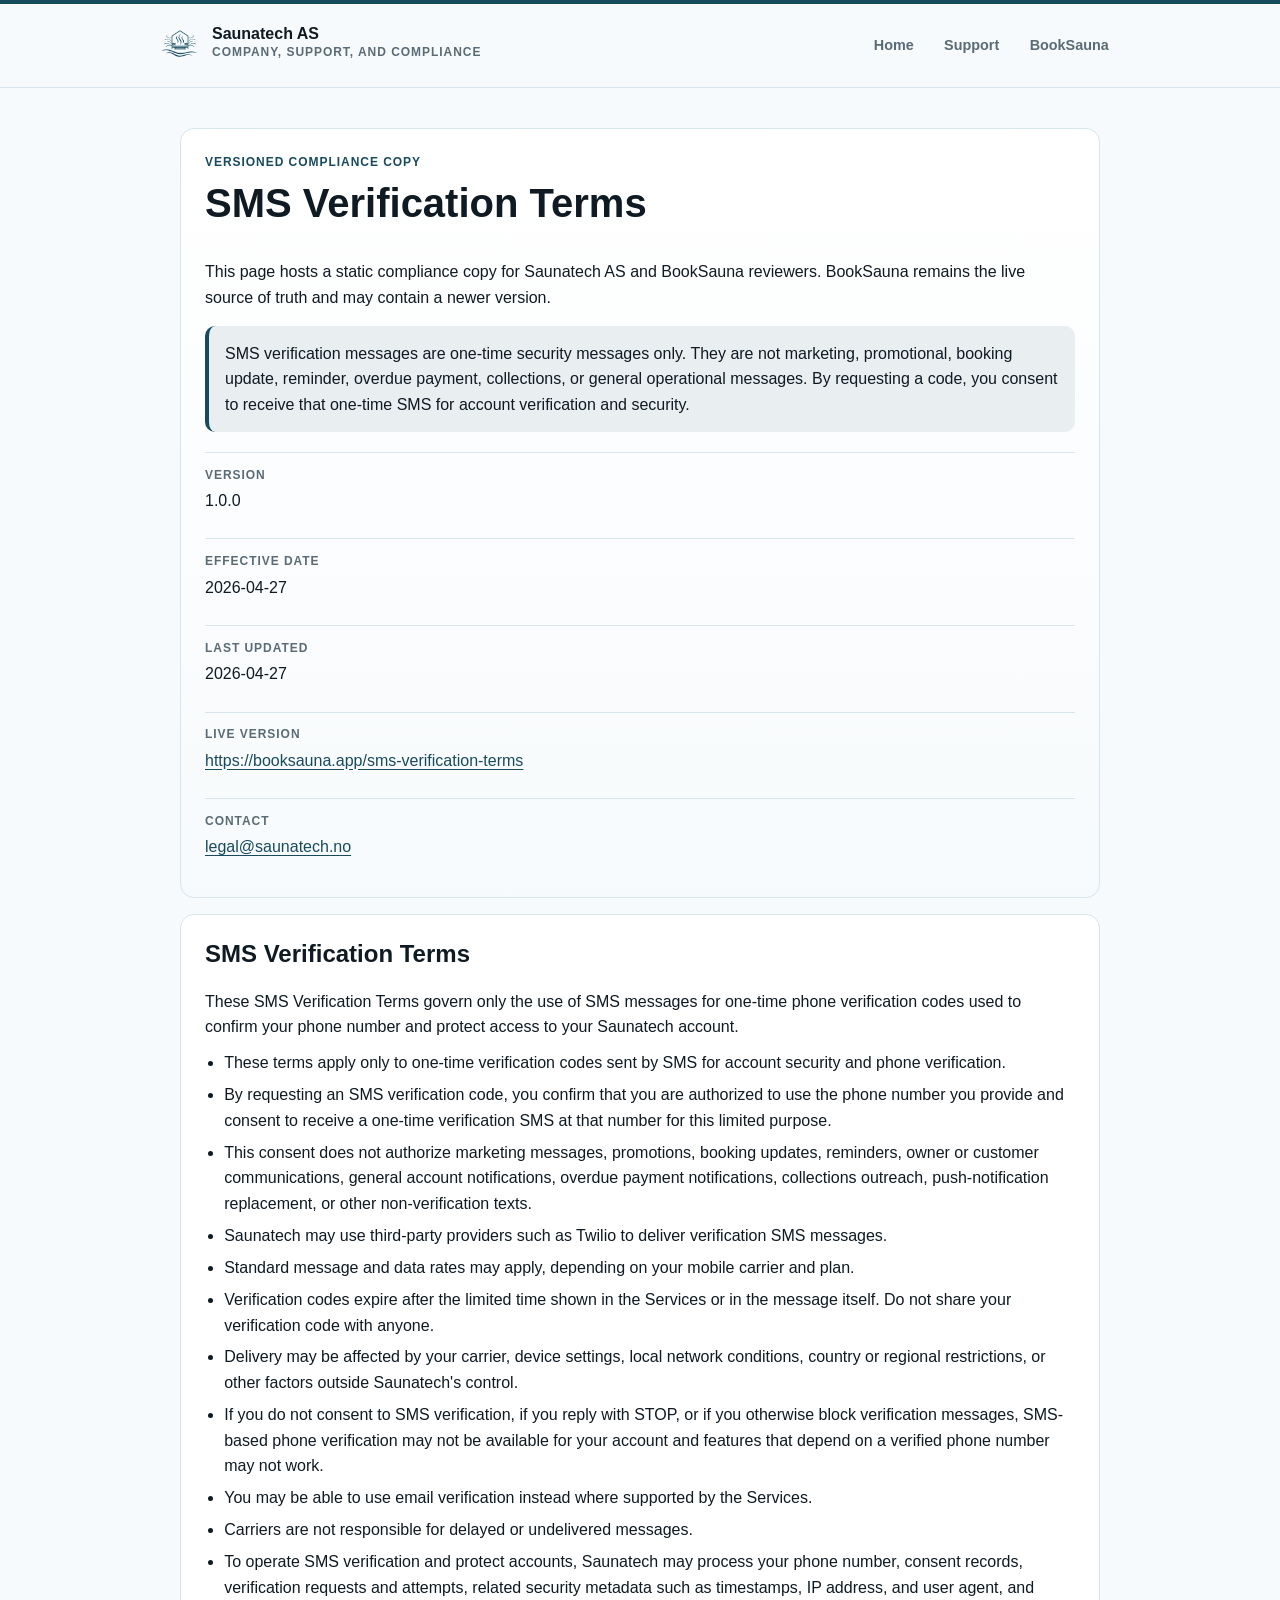
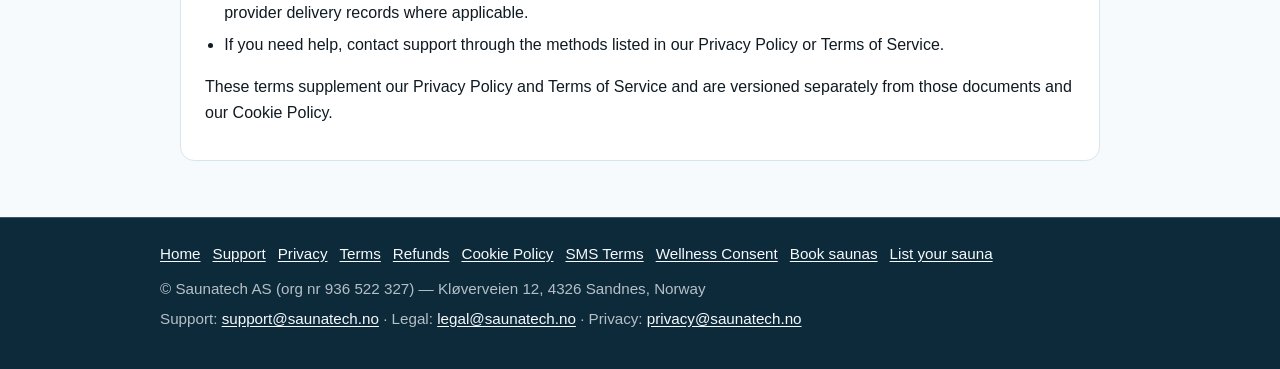
<file: sms-verification-terms.html>
<!doctype html>
<html lang="en">
    <head>
        <meta charset="utf-8" />
        <meta name="viewport" content="width=device-width, initial-scale=1" />
        <title>Saunatech AS - SMS Verification Terms</title>
        <meta name="description" content="Versioned compliance copy of the SMS Verification Terms for Saunatech AS and BookSauna." />
        <link rel="icon" href="favicon.ico" sizes="any" />
        <link rel="icon" type="image/png" href="icon.png" />
        <link rel="apple-touch-icon" href="apple-touch-icon.png" />
        <link rel="stylesheet" href="assets/css/main.css" />
    </head>
    <body>
        <a class="skip-link" href="#main-content">Skip to content</a>
        <header class="site-header">
            <div class="container header-inner">
                <div class="brand-block">
                    <a class="brand brand-lockup" href="index.html">
                        <img class="brand-mark" src="icon.png" alt="" />
                        <span class="brand-text">
                            <span>Saunatech AS</span>
                            <span class="badge">Company, support, and compliance</span>
                        </span>
                    </a>
                </div>
                <nav class="site-nav" aria-label="Primary navigation">
                    <a href="index.html">Home</a>
                    <a href="support.html">Support</a>
                    <a href="https://booksauna.app/home">BookSauna</a>
                </nav>
            </div>
        </header>
        <main id="main-content">
            <div class="container legal-container">
                <section class="card legal-hero">
                    <p class="eyebrow">Versioned compliance copy</p>
                    <h1>SMS Verification Terms</h1>
                    <p>This page hosts a static compliance copy for Saunatech AS and BookSauna reviewers. BookSauna remains the live source of truth and may contain a newer version.</p>
                    <p class='policy-note'>SMS verification messages are one-time security messages only. They are not marketing, promotional, booking update, reminder, overdue payment, collections, or general operational messages. By requesting a code, you consent to receive that one-time SMS for account verification and security.</p>
                    <dl class="doc-meta">
                        <div><dt>Version</dt><dd>1.0.0</dd></div>
                        <div><dt>Effective date</dt><dd>2026-04-27</dd></div>
                        <div><dt>Last updated</dt><dd>2026-04-27</dd></div>
                        <div><dt>Live version</dt><dd><a href="https://booksauna.app/sms-verification-terms">https://booksauna.app/sms-verification-terms</a></dd></div>
                        <div><dt>Contact</dt><dd><a href="mailto:legal@saunatech.no">legal@saunatech.no</a></dd></div>
                    </dl>
                </section>
                <article class="card legal-document">
                    <h2>SMS Verification Terms</h2>
                    <p>These SMS Verification Terms govern only the use of SMS messages for one-time phone verification codes used to confirm your phone number and protect access to your Saunatech account.</p>
                    <ul class="list-plain legal-list">
                        <li>These terms apply only to one-time verification codes sent by SMS for account security and phone verification.</li>
                        <li>By requesting an SMS verification code, you confirm that you are authorized to use the phone number you provide and consent to receive a one-time verification SMS at that number for this limited purpose.</li>
                        <li>This consent does not authorize marketing messages, promotions, booking updates, reminders, owner or customer communications, general account notifications, overdue payment notifications, collections outreach, push-notification replacement, or other non-verification texts.</li>
                        <li>Saunatech may use third-party providers such as Twilio to deliver verification SMS messages.</li>
                        <li>Standard message and data rates may apply, depending on your mobile carrier and plan.</li>
                        <li>Verification codes expire after the limited time shown in the Services or in the message itself. Do not share your verification code with anyone.</li>
                        <li>Delivery may be affected by your carrier, device settings, local network conditions, country or regional restrictions, or other factors outside Saunatech&#39;s control.</li>
                        <li>If you do not consent to SMS verification, if you reply with STOP, or if you otherwise block verification messages, SMS-based phone verification may not be available for your account and features that depend on a verified phone number may not work.</li>
                        <li>You may be able to use email verification instead where supported by the Services.</li>
                        <li>Carriers are not responsible for delayed or undelivered messages.</li>
                        <li>To operate SMS verification and protect accounts, Saunatech may process your phone number, consent records, verification requests and attempts, related security metadata such as timestamps, IP address, and user agent, and provider delivery records where applicable.</li>
                        <li>If you need help, contact support through the methods listed in our Privacy Policy or Terms of Service.</li>
                    </ul>
                    <p>These terms supplement our Privacy Policy and Terms of Service and are versioned separately from those documents and our Cookie Policy.</p>
                </article>
            </div>
        </main>
        <footer class="site-footer">
            <div class="container">
                <nav class="footer-links" aria-label="Footer links">
                    <a href="index.html">Home</a>
                    <a href="support.html">Support</a>
                    <a href="privacy.html">Privacy</a>
                    <a href="terms.html">Terms</a>
                    <a href="refunds.html">Refunds</a>
                    <a href="cookie-policy.html">Cookie Policy</a>
                    <a href="sms-verification-terms.html">SMS Terms</a>
                    <a href="wellness-consent.html">Wellness Consent</a>
                    <a href="https://booksauna.app/home">Book saunas</a>
                    <a href="https://booksauna.app/partners">List your sauna</a>
                </nav>
                <p class="footer-meta">&copy; Saunatech AS (org nr 936 522 327) &mdash; Kl&oslash;verveien 12, 4326 Sandnes, Norway</p>
                <p class="footer-meta">Support: <a href="mailto:support@saunatech.no">support@saunatech.no</a> &middot; Legal: <a href="mailto:legal@saunatech.no">legal@saunatech.no</a> &middot; Privacy: <a href="mailto:privacy@saunatech.no">privacy@saunatech.no</a></p>
            </div>
        </footer>
    </body>
</html>
</file>
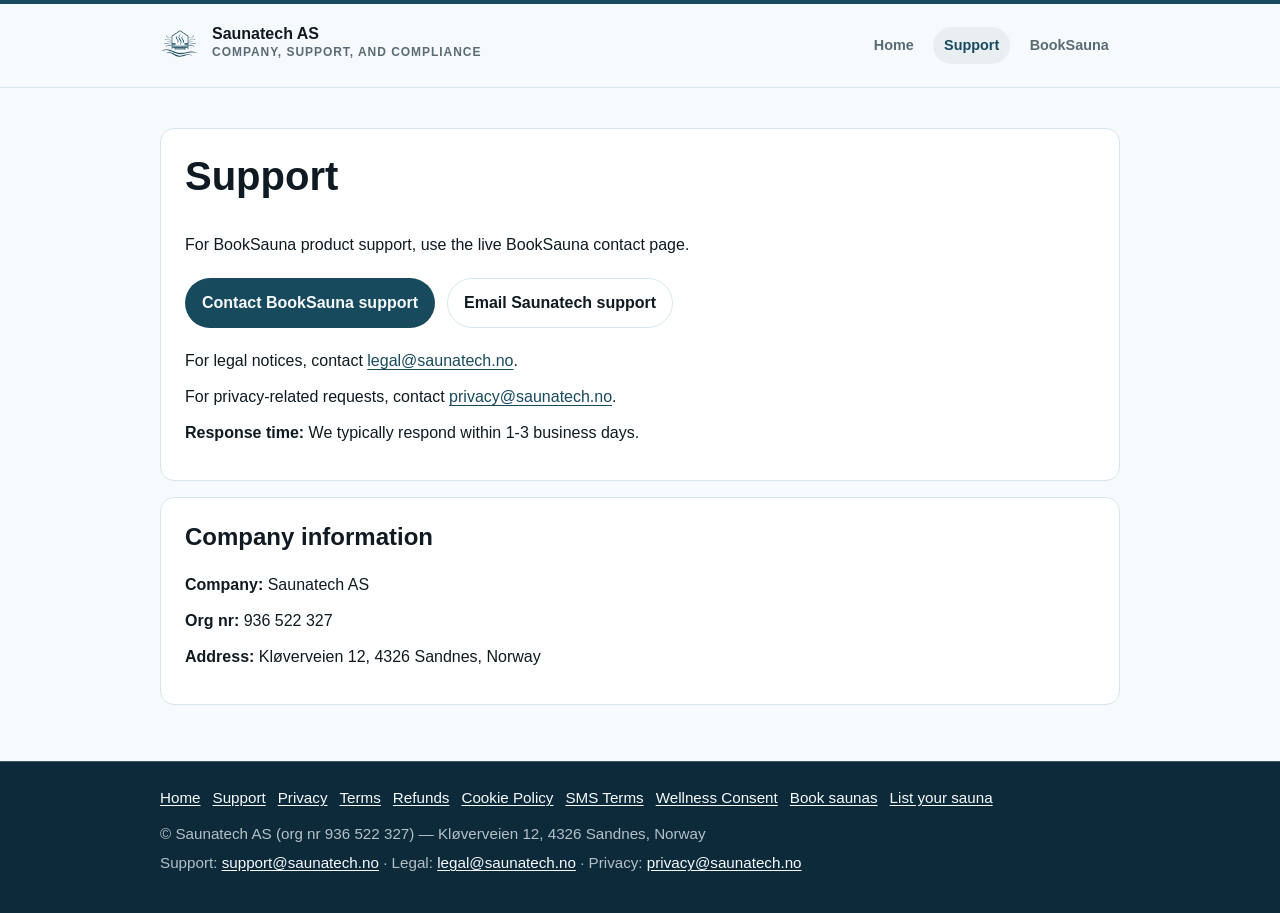
<file: support.html>
<!doctype html>
<html lang="en">
    <head>
        <meta charset="utf-8" />
        <meta name="viewport" content="width=device-width, initial-scale=1" />
        <title>Saunatech AS - Support</title>
        <meta name="description" content="Support and contact information for Saunatech AS and BookSauna." />
        <link rel="icon" href="favicon.ico" sizes="any" />
        <link rel="icon" type="image/png" href="icon.png" />
        <link rel="apple-touch-icon" href="apple-touch-icon.png" />
        <link rel="stylesheet" href="assets/css/main.css" />
    </head>
    <body>
        <a class="skip-link" href="#main-content">Skip to content</a>
        <header class="site-header">
            <div class="container header-inner">
                <div class="brand-block">
                    <a class="brand brand-lockup" href="index.html">
                        <img class="brand-mark" src="icon.png" alt="" />
                        <span class="brand-text">
                            <span>Saunatech AS</span>
                            <span class="badge">Company, support, and compliance</span>
                        </span>
                    </a>
                </div>
                <nav class="site-nav" aria-label="Primary navigation">
                    <a href="index.html">Home</a>
                    <a href="support.html" aria-current="page">Support</a>
                    <a href="https://booksauna.app/home">BookSauna</a>
                </nav>
            </div>
        </header>

        <main id="main-content">
            <div class="container">
                <section class="card">
                    <h1>Support</h1>
                    <p>For BookSauna product support, use the live BookSauna contact page.</p>
                    <div class="actions">
                        <a class="button button-primary" href="https://booksauna.app/contact">Contact BookSauna support</a>
                        <a class="button button-secondary" href="mailto:support@saunatech.no">Email Saunatech support</a>
                    </div>
                    <p>For legal notices, contact <a href="mailto:legal@saunatech.no">legal@saunatech.no</a>.</p>
                    <p>For privacy-related requests, contact <a href="mailto:privacy@saunatech.no">privacy@saunatech.no</a>.</p>
                    <p><strong>Response time:</strong> We typically respond within 1-3 business days.</p>
                </section>

                <section class="card" aria-labelledby="company-info">
                    <h2 id="company-info">Company information</h2>
                    <p><strong>Company:</strong> Saunatech AS</p>
                    <p><strong>Org nr:</strong> 936 522 327</p>
                    <p><strong>Address:</strong> Kl&oslash;verveien 12, 4326 Sandnes, Norway</p>
                </section>
            </div>
        </main>

        <footer class="site-footer">
            <div class="container">
                <nav class="footer-links" aria-label="Footer links">
                    <a href="index.html">Home</a>
                    <a href="support.html">Support</a>
                    <a href="privacy.html">Privacy</a>
                    <a href="terms.html">Terms</a>
                    <a href="refunds.html">Refunds</a>
                    <a href="cookie-policy.html">Cookie Policy</a>
                    <a href="sms-verification-terms.html">SMS Terms</a>
                    <a href="wellness-consent.html">Wellness Consent</a>
                    <a href="https://booksauna.app/home">Book saunas</a>
                    <a href="https://booksauna.app/partners">List your sauna</a>
                </nav>
                <p class="footer-meta">&copy; Saunatech AS (org nr 936 522 327) &mdash; Kl&oslash;verveien 12, 4326 Sandnes, Norway</p>
                <p class="footer-meta">
                    Support: <a href="mailto:support@saunatech.no">support@saunatech.no</a> &middot; Legal: <a href="mailto:legal@saunatech.no">legal@saunatech.no</a> &middot; Privacy:
                    <a href="mailto:privacy@saunatech.no">privacy@saunatech.no</a>
                </p>
            </div>
        </footer>
    </body>
</html>
</file>
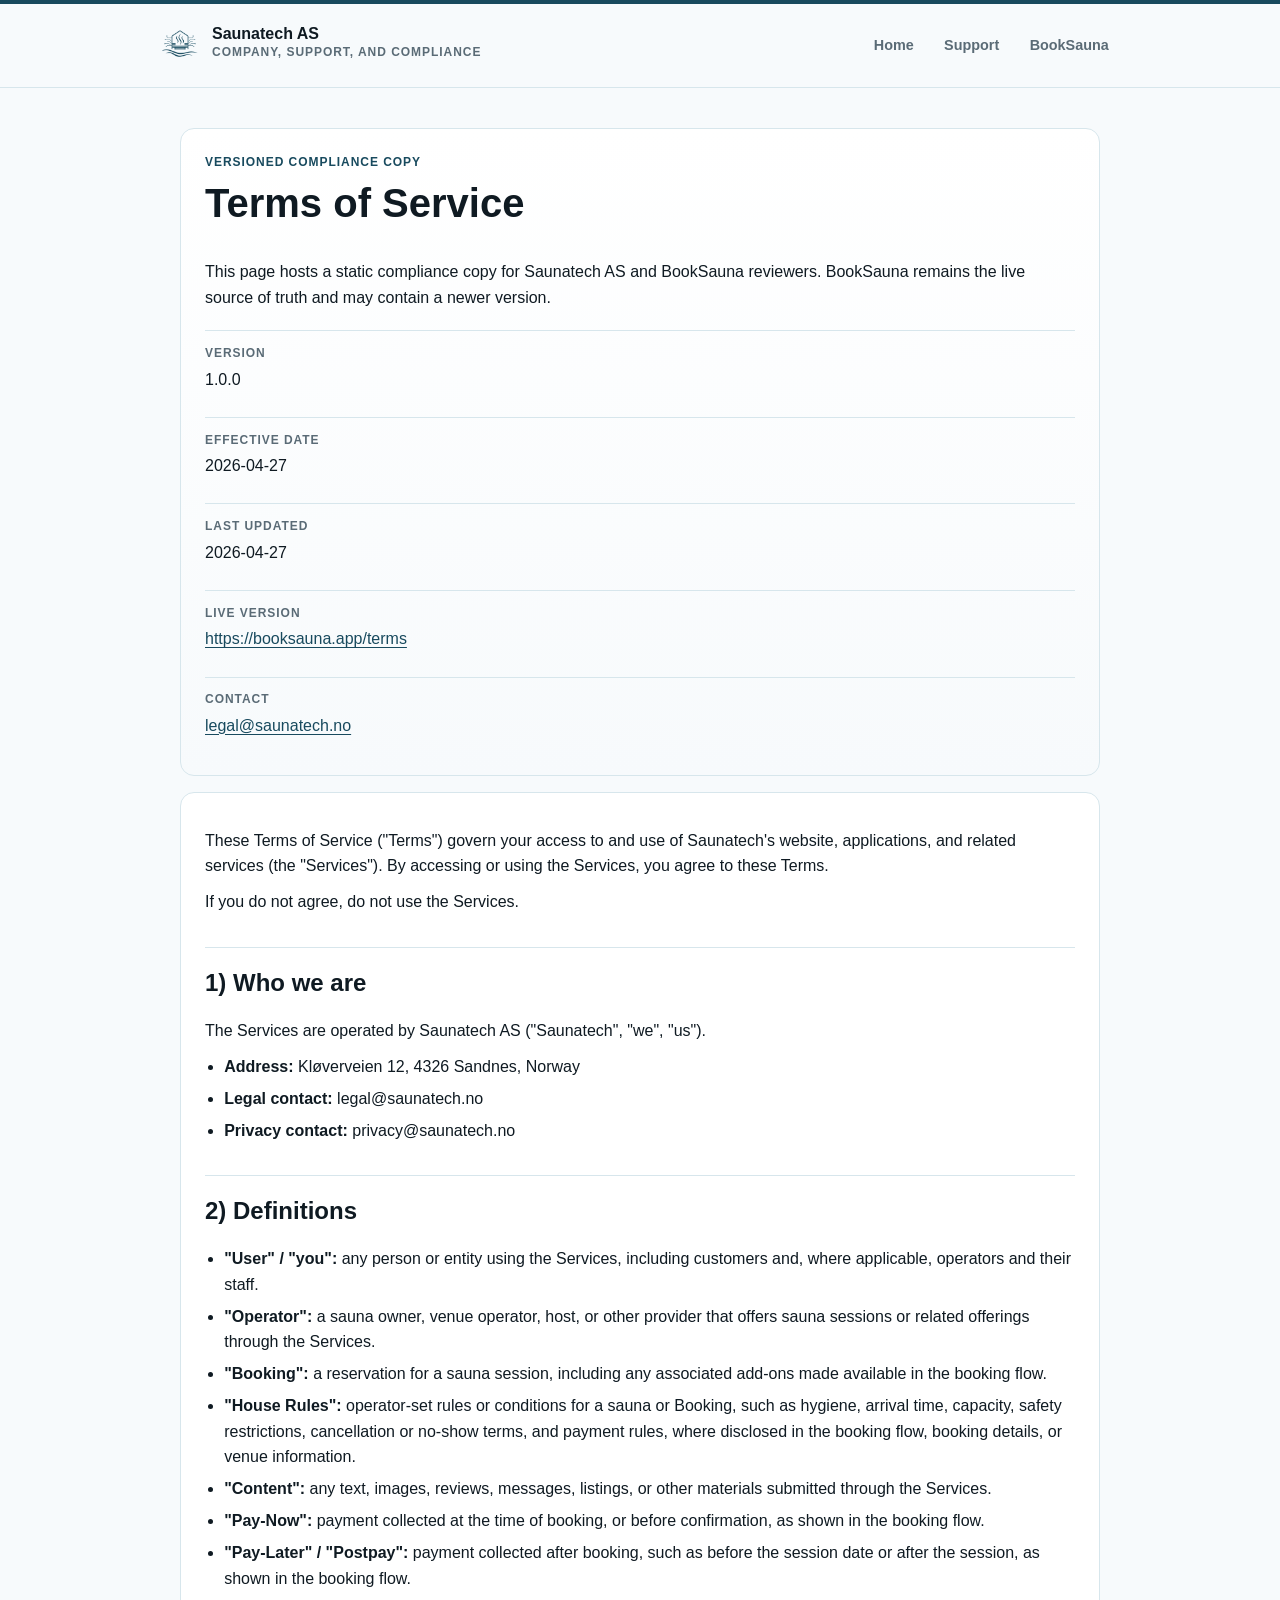
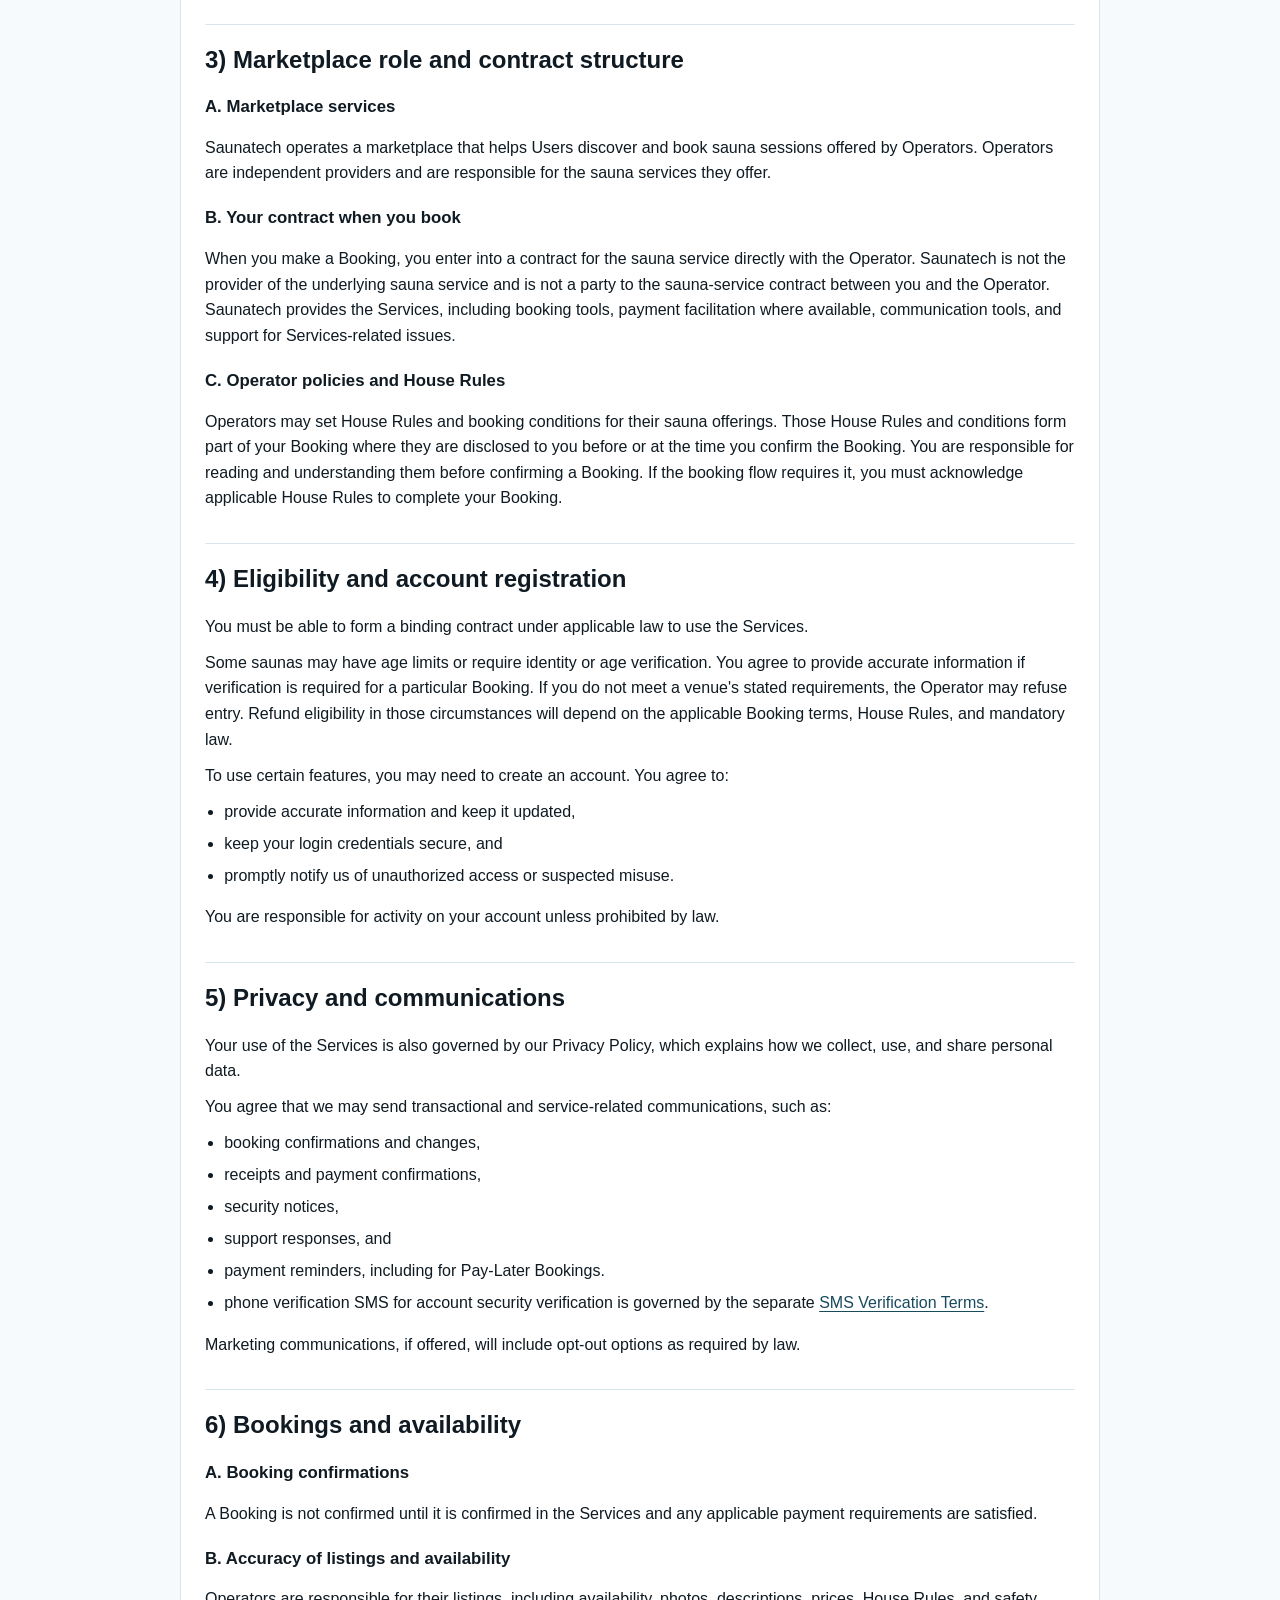
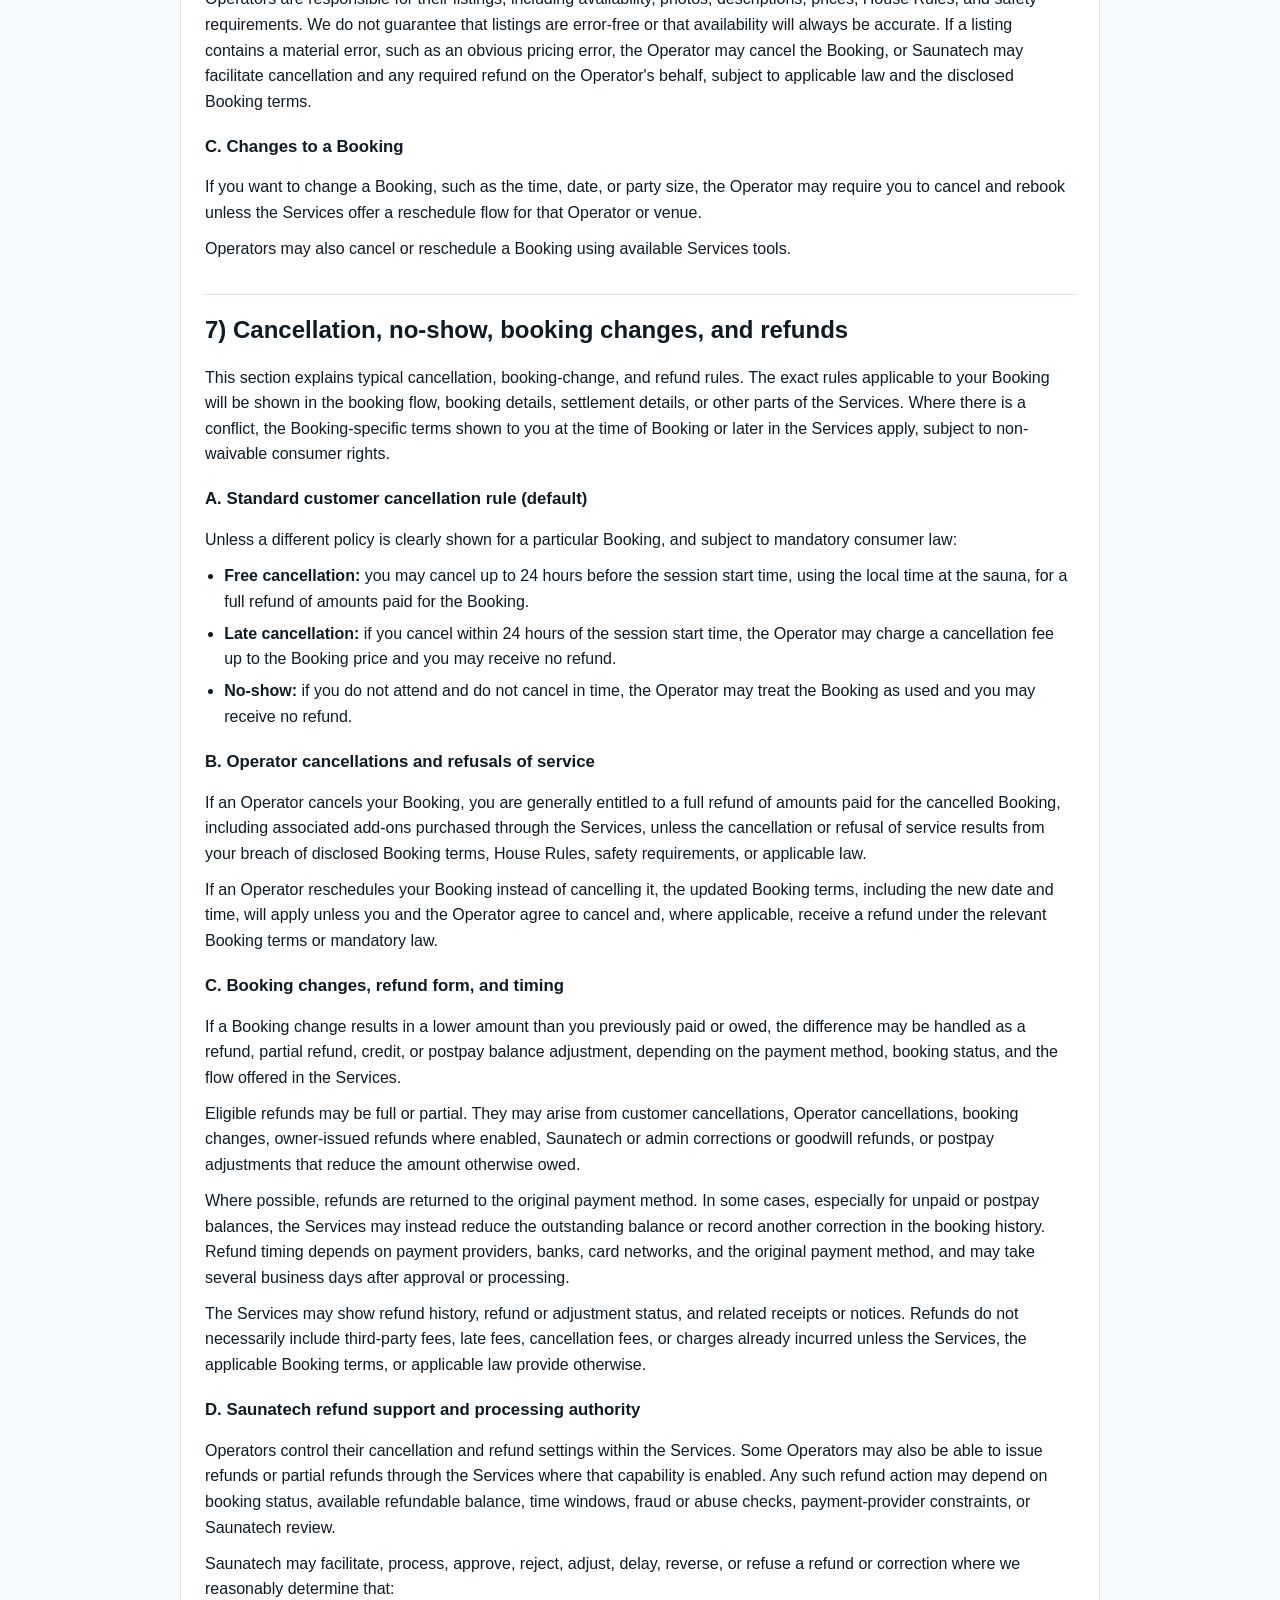
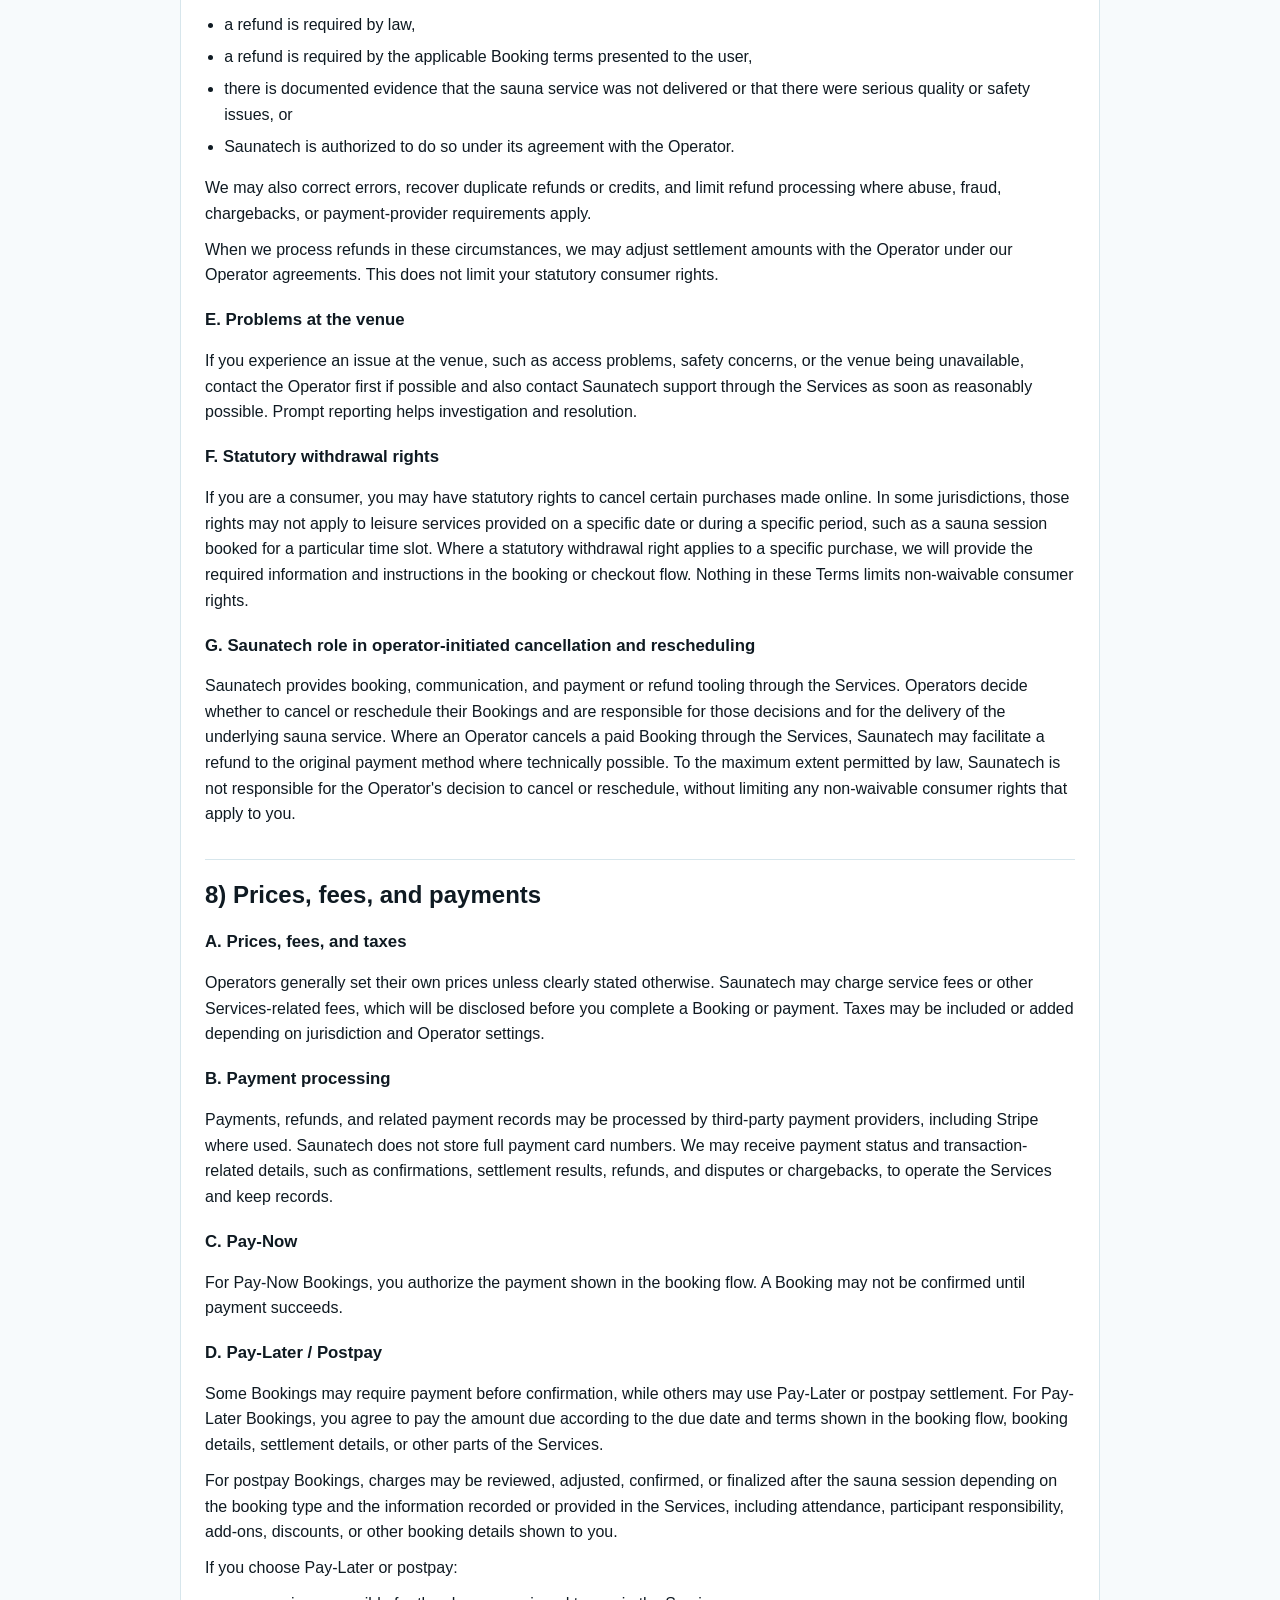
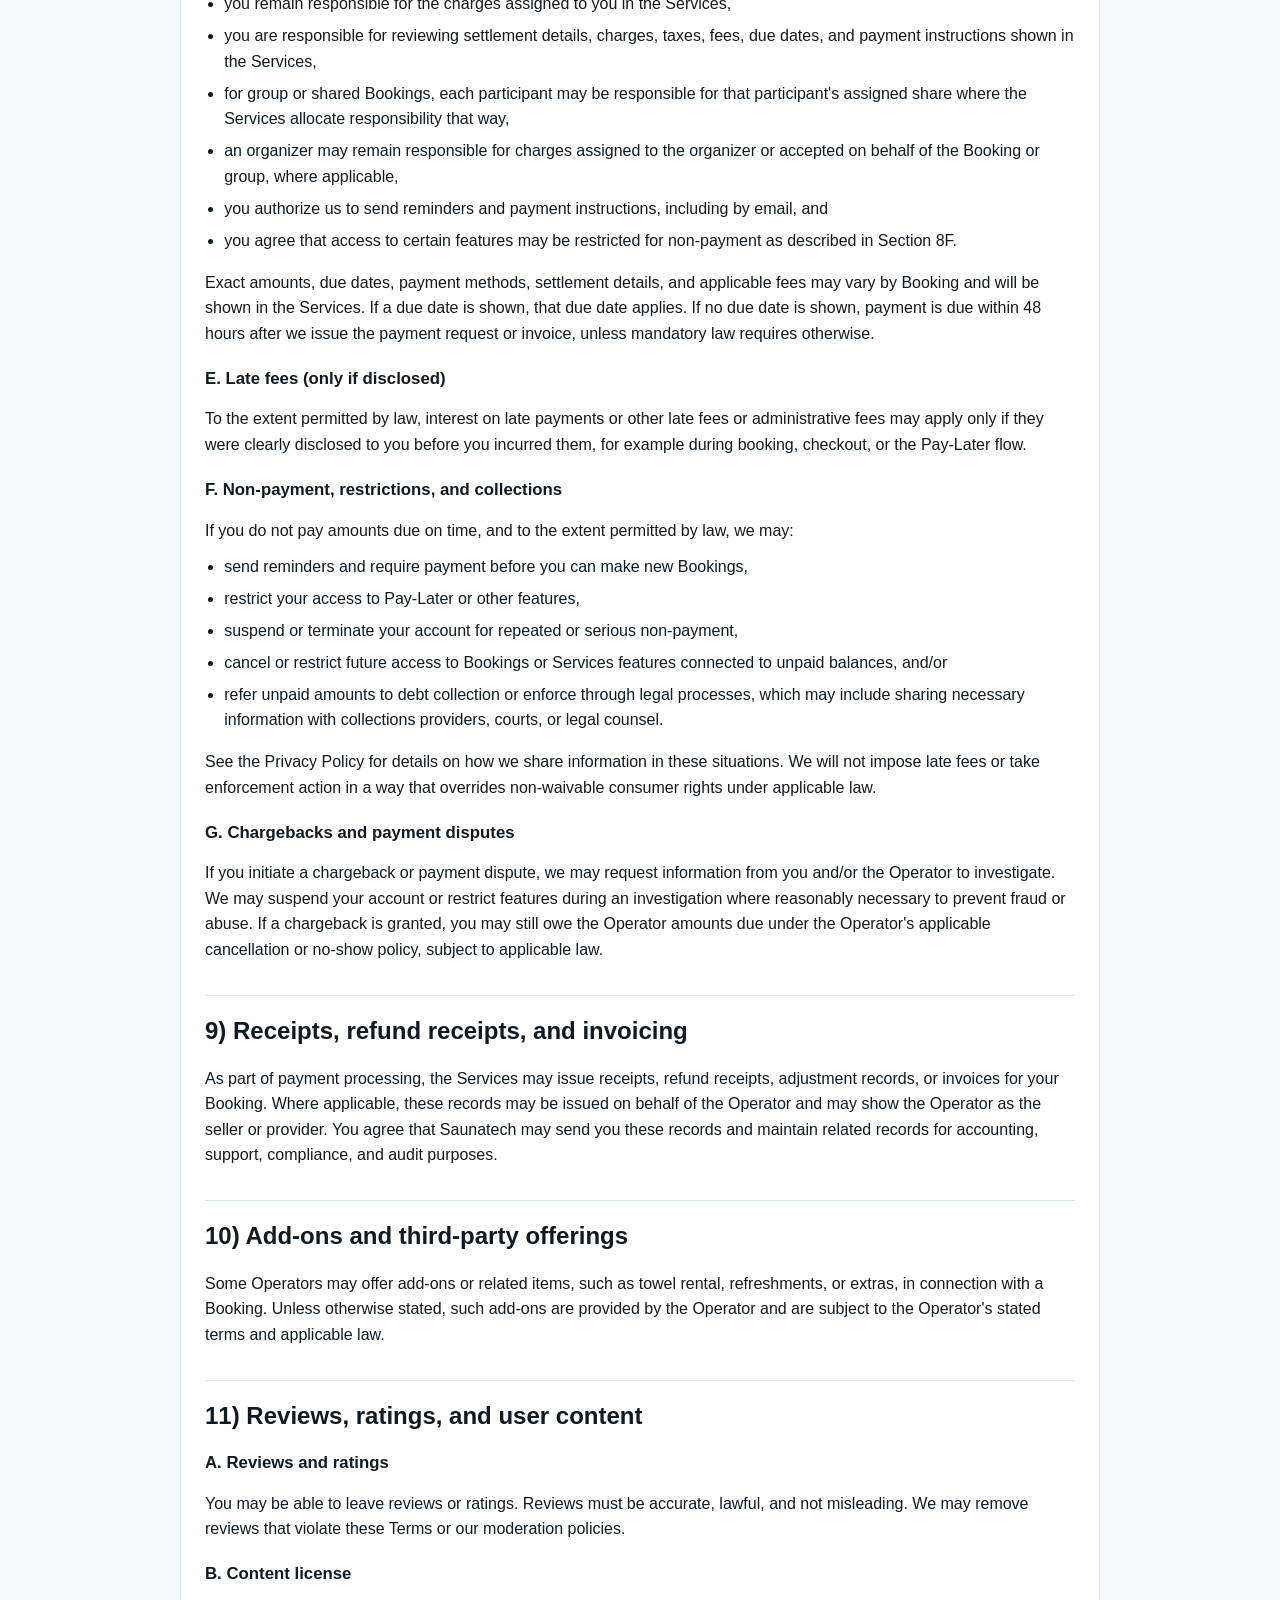
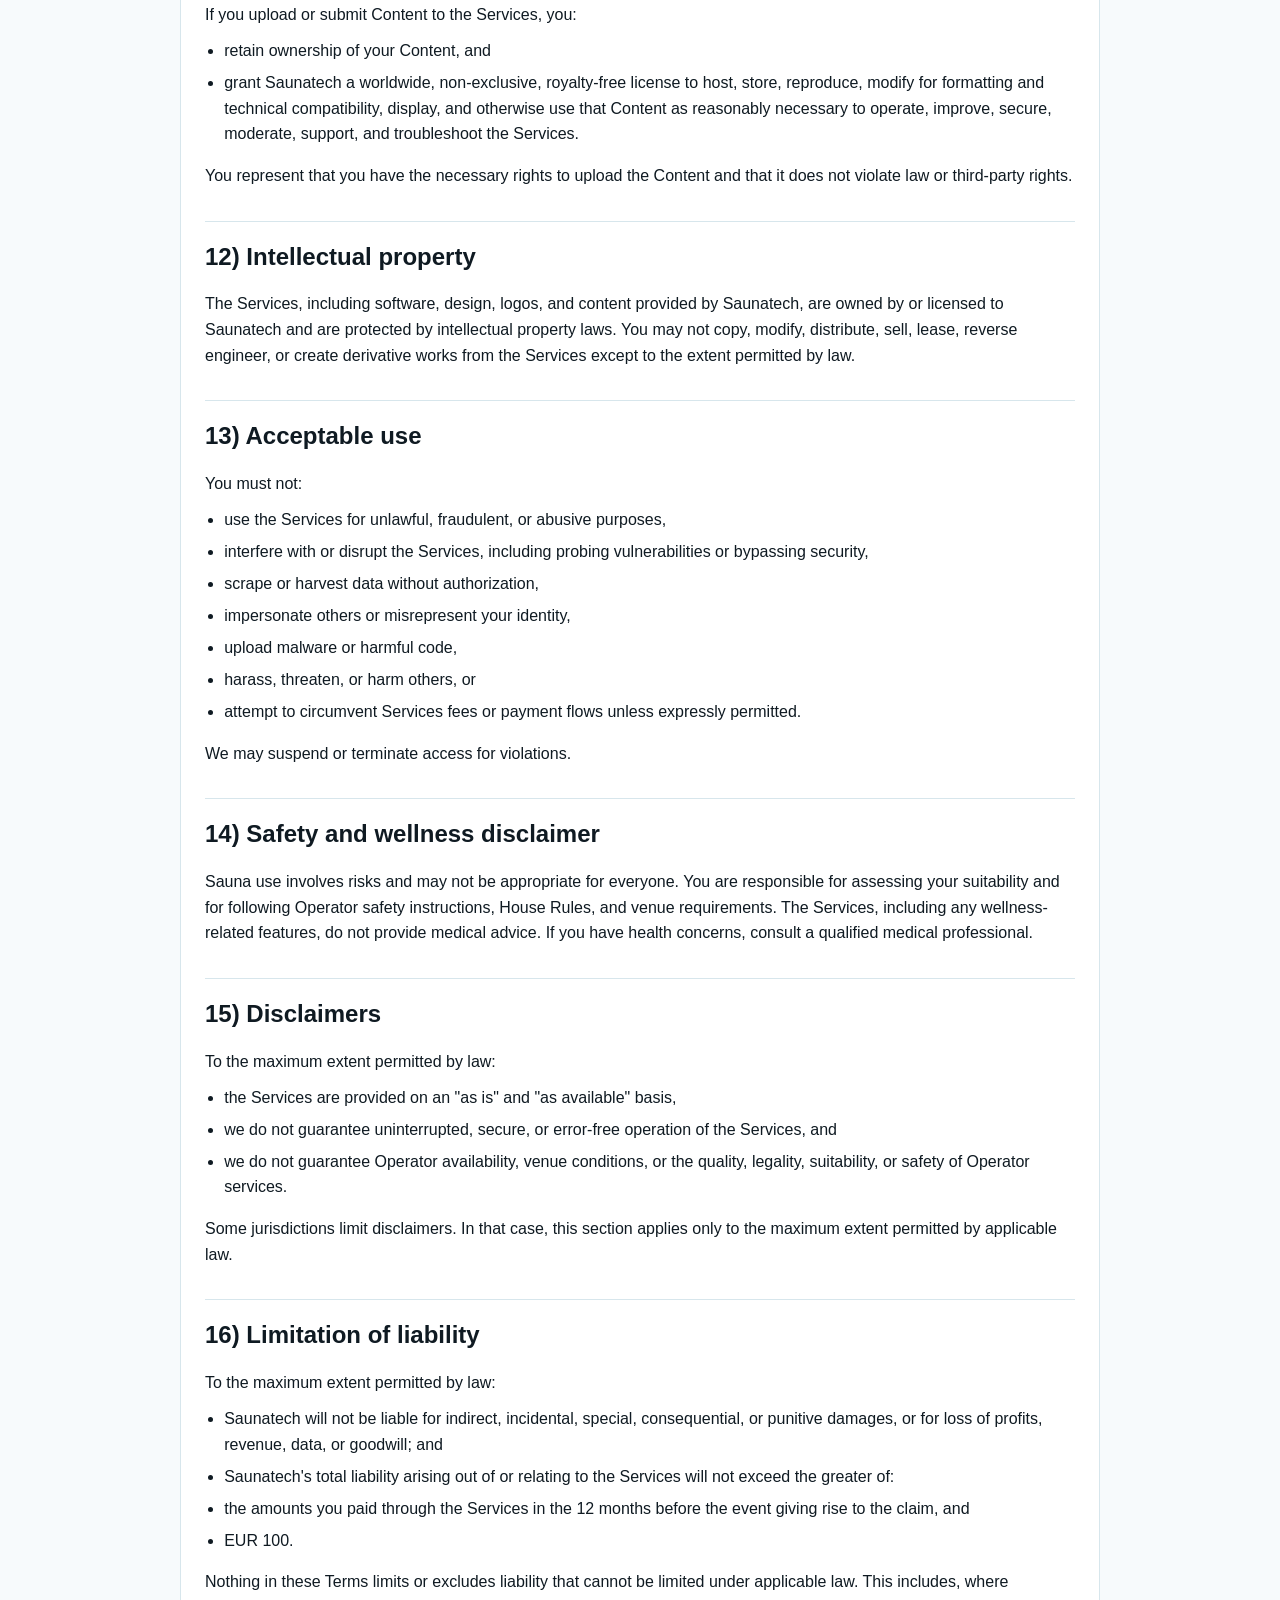
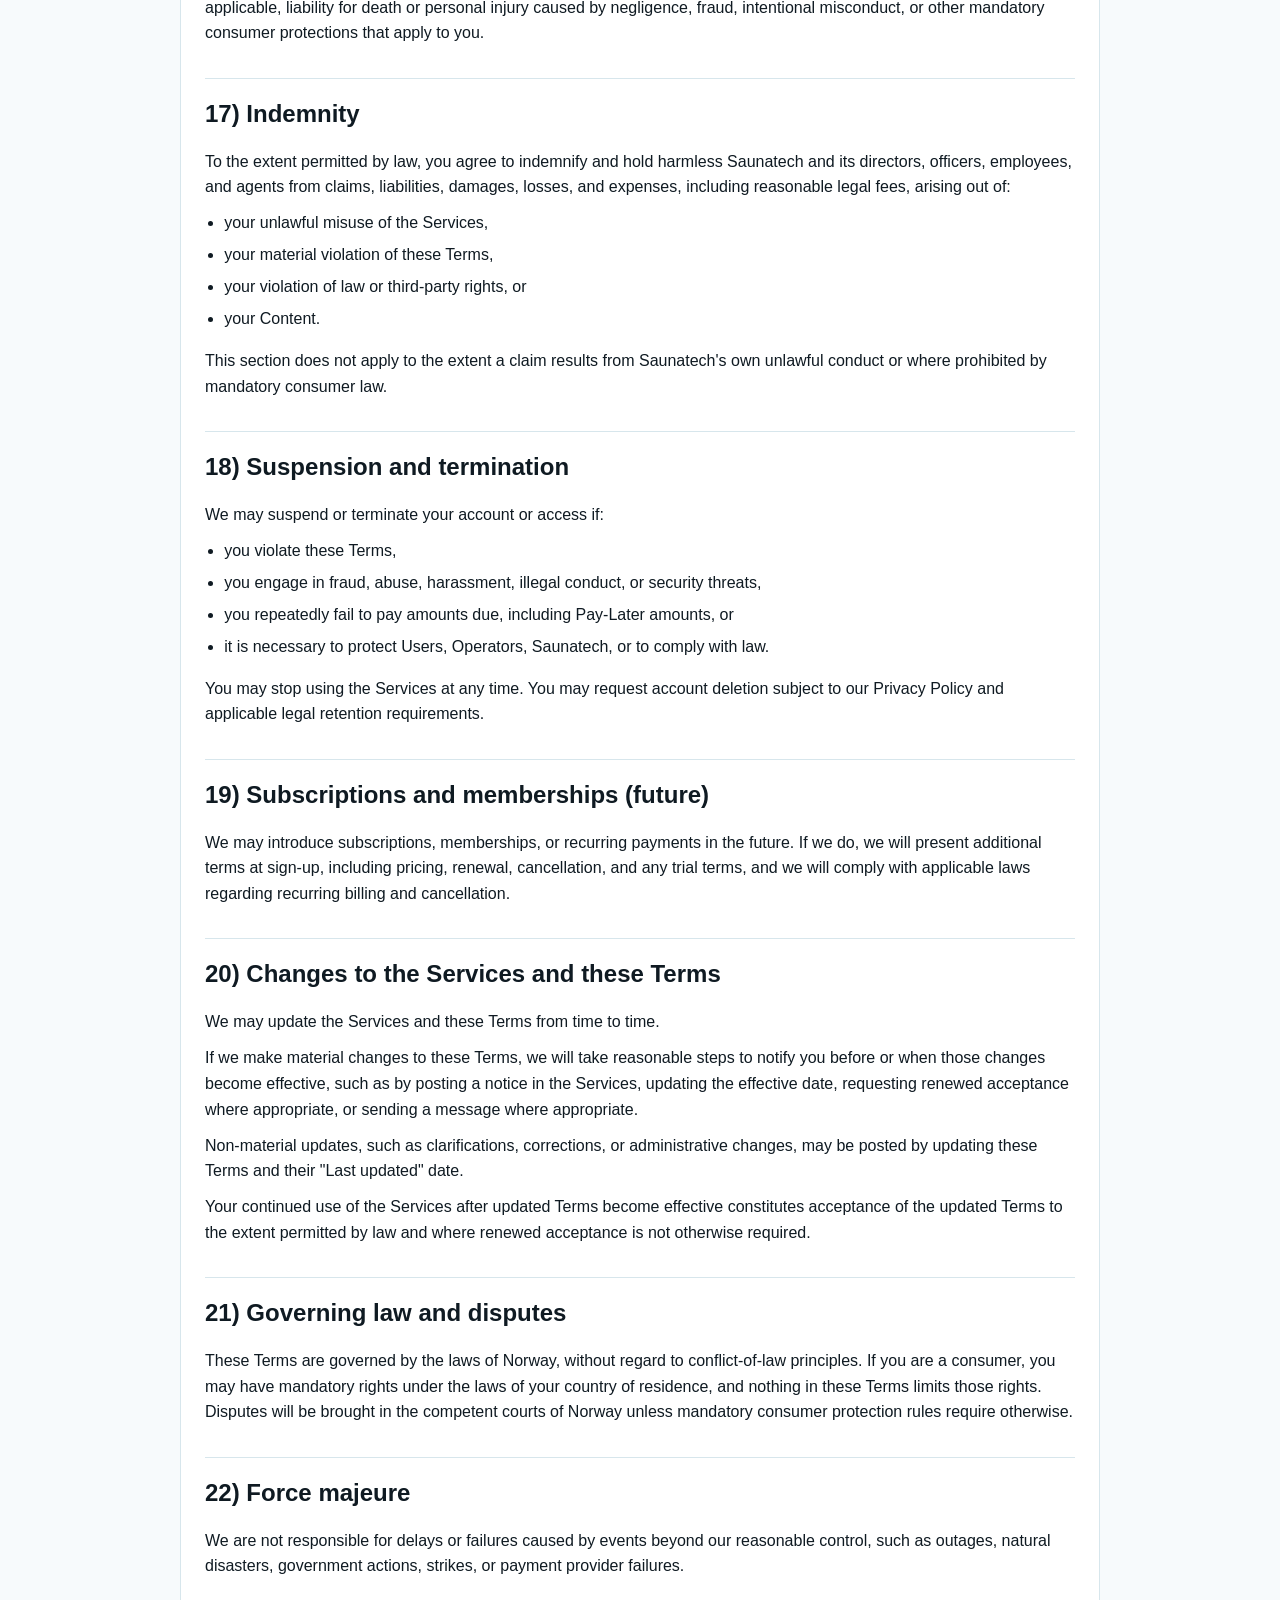
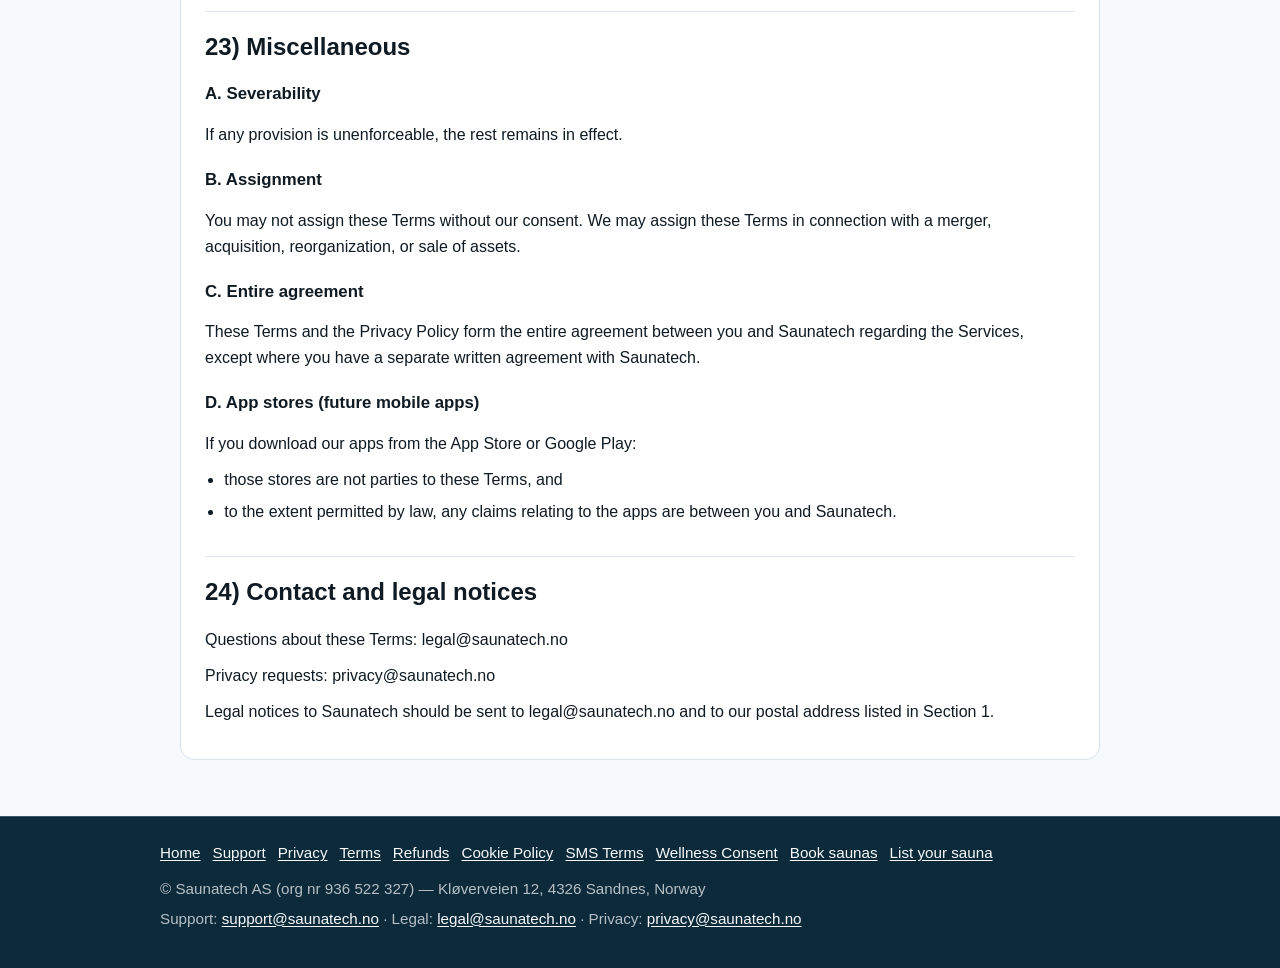
<file: terms.html>
<!doctype html>
<html lang="en">
    <head>
        <meta charset="utf-8" />
        <meta name="viewport" content="width=device-width, initial-scale=1" />
        <title>Saunatech AS - Terms of Service</title>
        <meta name="description" content="Versioned compliance copy of the Terms of Service for Saunatech AS and BookSauna." />
        <link rel="icon" href="favicon.ico" sizes="any" />
        <link rel="icon" type="image/png" href="icon.png" />
        <link rel="apple-touch-icon" href="apple-touch-icon.png" />
        <link rel="stylesheet" href="assets/css/main.css" />
    </head>
    <body>
        <a class="skip-link" href="#main-content">Skip to content</a>
        <header class="site-header">
            <div class="container header-inner">
                <div class="brand-block">
                    <a class="brand brand-lockup" href="index.html">
                        <img class="brand-mark" src="icon.png" alt="" />
                        <span class="brand-text">
                            <span>Saunatech AS</span>
                            <span class="badge">Company, support, and compliance</span>
                        </span>
                    </a>
                </div>
                <nav class="site-nav" aria-label="Primary navigation">
                    <a href="index.html">Home</a>
                    <a href="support.html">Support</a>
                    <a href="https://booksauna.app/home">BookSauna</a>
                </nav>
            </div>
        </header>
        <main id="main-content">
            <div class="container legal-container">
                <section class="card legal-hero">
                    <p class="eyebrow">Versioned compliance copy</p>
                    <h1>Terms of Service</h1>
                    <p>This page hosts a static compliance copy for Saunatech AS and BookSauna reviewers. BookSauna remains the live source of truth and may contain a newer version.</p>
                    <dl class="doc-meta">
                        <div><dt>Version</dt><dd>1.0.0</dd></div>
                        <div><dt>Effective date</dt><dd>2026-04-27</dd></div>
                        <div><dt>Last updated</dt><dd>2026-04-27</dd></div>
                        <div><dt>Live version</dt><dd><a href="https://booksauna.app/terms">https://booksauna.app/terms</a></dd></div>
                        <div><dt>Contact</dt><dd><a href="mailto:legal@saunatech.no">legal@saunatech.no</a></dd></div>
                    </dl>
                </section>
                <article class="card legal-document">
                    <p>These Terms of Service (&quot;Terms&quot;) govern your access to and use of Saunatech&#39;s website, applications, and related services (the &quot;Services&quot;). By accessing or using the Services, you agree to these Terms.</p>
                    <p>If you do not agree, do not use the Services.</p>
                    <h2>1) Who we are</h2>
                    <p>The Services are operated by Saunatech AS (&quot;Saunatech&quot;, &quot;we&quot;, &quot;us&quot;).</p>
                    <ul class="list-plain legal-list">
                        <li><strong>Address:</strong> Kl&#248;verveien 12, 4326 Sandnes, Norway</li>
                        <li><strong>Legal contact:</strong> legal@saunatech.no</li>
                        <li><strong>Privacy contact:</strong> privacy@saunatech.no</li>
                    </ul>
                    <h2>2) Definitions</h2>
                    <ul class="list-plain legal-list">
                        <li><strong>&quot;User&quot; / &quot;you&quot;:</strong> any person or entity using the Services, including customers and, where applicable, operators and their staff.</li>
                        <li><strong>&quot;Operator&quot;:</strong> a sauna owner, venue operator, host, or other provider that offers sauna sessions or related offerings through the Services.</li>
                        <li><strong>&quot;Booking&quot;:</strong> a reservation for a sauna session, including any associated add-ons made available in the booking flow.</li>
                        <li><strong>&quot;House Rules&quot;:</strong> operator-set rules or conditions for a sauna or Booking, such as hygiene, arrival time, capacity, safety restrictions, cancellation or no-show terms, and payment rules, where disclosed in the booking flow, booking details, or venue information.</li>
                        <li><strong>&quot;Content&quot;:</strong> any text, images, reviews, messages, listings, or other materials submitted through the Services.</li>
                        <li><strong>&quot;Pay-Now&quot;:</strong> payment collected at the time of booking, or before confirmation, as shown in the booking flow.</li>
                        <li><strong>&quot;Pay-Later&quot; / &quot;Postpay&quot;:</strong> payment collected after booking, such as before the session date or after the session, as shown in the booking flow.</li>
                    </ul>
                    <h2>3) Marketplace role and contract structure</h2>
                    <h3>A. Marketplace services</h3>
                    <p>Saunatech operates a marketplace that helps Users discover and book sauna sessions offered by Operators. Operators are independent providers and are responsible for the sauna services they offer.</p>
                    <h3>B. Your contract when you book</h3>
                    <p>When you make a Booking, you enter into a contract for the sauna service directly with the Operator. Saunatech is not the provider of the underlying sauna service and is not a party to the sauna-service contract between you and the Operator. Saunatech provides the Services, including booking tools, payment facilitation where available, communication tools, and support for Services-related issues.</p>
                    <h3>C. Operator policies and House Rules</h3>
                    <p>Operators may set House Rules and booking conditions for their sauna offerings. Those House Rules and conditions form part of your Booking where they are disclosed to you before or at the time you confirm the Booking. You are responsible for reading and understanding them before confirming a Booking. If the booking flow requires it, you must acknowledge applicable House Rules to complete your Booking.</p>
                    <h2>4) Eligibility and account registration</h2>
                    <p>You must be able to form a binding contract under applicable law to use the Services.</p>
                    <p>Some saunas may have age limits or require identity or age verification. You agree to provide accurate information if verification is required for a particular Booking. If you do not meet a venue&#39;s stated requirements, the Operator may refuse entry. Refund eligibility in those circumstances will depend on the applicable Booking terms, House Rules, and mandatory law.</p>
                    <p>To use certain features, you may need to create an account. You agree to:</p>
                    <ul class="list-plain legal-list">
                        <li>provide accurate information and keep it updated,</li>
                        <li>keep your login credentials secure, and</li>
                        <li>promptly notify us of unauthorized access or suspected misuse.</li>
                    </ul>
                    <p>You are responsible for activity on your account unless prohibited by law.</p>
                    <h2>5) Privacy and communications</h2>
                    <p>Your use of the Services is also governed by our Privacy Policy, which explains how we collect, use, and share personal data.</p>
                    <p>You agree that we may send transactional and service-related communications, such as:</p>
                    <ul class="list-plain legal-list">
                        <li>booking confirmations and changes,</li>
                        <li>receipts and payment confirmations,</li>
                        <li>security notices,</li>
                        <li>support responses, and</li>
                        <li>payment reminders, including for Pay-Later Bookings.</li>
                        <li>phone verification SMS for account security verification is governed by the separate <a href="sms-verification-terms.html">SMS Verification Terms</a>.</li>
                    </ul>
                    <p>Marketing communications, if offered, will include opt-out options as required by law.</p>
                    <h2>6) Bookings and availability</h2>
                    <h3>A. Booking confirmations</h3>
                    <p>A Booking is not confirmed until it is confirmed in the Services and any applicable payment requirements are satisfied.</p>
                    <h3>B. Accuracy of listings and availability</h3>
                    <p>Operators are responsible for their listings, including availability, photos, descriptions, prices, House Rules, and safety requirements. We do not guarantee that listings are error-free or that availability will always be accurate. If a listing contains a material error, such as an obvious pricing error, the Operator may cancel the Booking, or Saunatech may facilitate cancellation and any required refund on the Operator&#39;s behalf, subject to applicable law and the disclosed Booking terms.</p>
                    <h3>C. Changes to a Booking</h3>
                    <p>If you want to change a Booking, such as the time, date, or party size, the Operator may require you to cancel and rebook unless the Services offer a reschedule flow for that Operator or venue.</p>
                    <p>Operators may also cancel or reschedule a Booking using available Services tools.</p>
                    <h2>7) Cancellation, no-show, booking changes, and refunds</h2>
                    <p>This section explains typical cancellation, booking-change, and refund rules. The exact rules applicable to your Booking will be shown in the booking flow, booking details, settlement details, or other parts of the Services. Where there is a conflict, the Booking-specific terms shown to you at the time of Booking or later in the Services apply, subject to non-waivable consumer rights.</p>
                    <h3>A. Standard customer cancellation rule (default)</h3>
                    <p>Unless a different policy is clearly shown for a particular Booking, and subject to mandatory consumer law:</p>
                    <ul class="list-plain legal-list">
                        <li><strong>Free cancellation:</strong> you may cancel up to 24 hours before the session start time, using the local time at the sauna, for a full refund of amounts paid for the Booking.</li>
                        <li><strong>Late cancellation:</strong> if you cancel within 24 hours of the session start time, the Operator may charge a cancellation fee up to the Booking price and you may receive no refund.</li>
                        <li><strong>No-show:</strong> if you do not attend and do not cancel in time, the Operator may treat the Booking as used and you may receive no refund.</li>
                    </ul>
                    <h3>B. Operator cancellations and refusals of service</h3>
                    <p>If an Operator cancels your Booking, you are generally entitled to a full refund of amounts paid for the cancelled Booking, including associated add-ons purchased through the Services, unless the cancellation or refusal of service results from your breach of disclosed Booking terms, House Rules, safety requirements, or applicable law.</p>
                    <p>If an Operator reschedules your Booking instead of cancelling it, the updated Booking terms, including the new date and time, will apply unless you and the Operator agree to cancel and, where applicable, receive a refund under the relevant Booking terms or mandatory law.</p>
                    <h3>C. Booking changes, refund form, and timing</h3>
                    <p>If a Booking change results in a lower amount than you previously paid or owed, the difference may be handled as a refund, partial refund, credit, or postpay balance adjustment, depending on the payment method, booking status, and the flow offered in the Services.</p>
                    <p>Eligible refunds may be full or partial. They may arise from customer cancellations, Operator cancellations, booking changes, owner-issued refunds where enabled, Saunatech or admin corrections or goodwill refunds, or postpay adjustments that reduce the amount otherwise owed.</p>
                    <p>Where possible, refunds are returned to the original payment method. In some cases, especially for unpaid or postpay balances, the Services may instead reduce the outstanding balance or record another correction in the booking history. Refund timing depends on payment providers, banks, card networks, and the original payment method, and may take several business days after approval or processing.</p>
                    <p>The Services may show refund history, refund or adjustment status, and related receipts or notices. Refunds do not necessarily include third-party fees, late fees, cancellation fees, or charges already incurred unless the Services, the applicable Booking terms, or applicable law provide otherwise.</p>
                    <h3>D. Saunatech refund support and processing authority</h3>
                    <p>Operators control their cancellation and refund settings within the Services. Some Operators may also be able to issue refunds or partial refunds through the Services where that capability is enabled. Any such refund action may depend on booking status, available refundable balance, time windows, fraud or abuse checks, payment-provider constraints, or Saunatech review.</p>
                    <p>Saunatech may facilitate, process, approve, reject, adjust, delay, reverse, or refuse a refund or correction where we reasonably determine that:</p>
                    <ul class="list-plain legal-list">
                        <li>a refund is required by law,</li>
                        <li>a refund is required by the applicable Booking terms presented to the user,</li>
                        <li>there is documented evidence that the sauna service was not delivered or that there were serious quality or safety issues, or</li>
                        <li>Saunatech is authorized to do so under its agreement with the Operator.</li>
                    </ul>
                    <p>We may also correct errors, recover duplicate refunds or credits, and limit refund processing where abuse, fraud, chargebacks, or payment-provider requirements apply.</p>
                    <p>When we process refunds in these circumstances, we may adjust settlement amounts with the Operator under our Operator agreements. This does not limit your statutory consumer rights.</p>
                    <h3>E. Problems at the venue</h3>
                    <p>If you experience an issue at the venue, such as access problems, safety concerns, or the venue being unavailable, contact the Operator first if possible and also contact Saunatech support through the Services as soon as reasonably possible. Prompt reporting helps investigation and resolution.</p>
                    <h3>F. Statutory withdrawal rights</h3>
                    <p>If you are a consumer, you may have statutory rights to cancel certain purchases made online. In some jurisdictions, those rights may not apply to leisure services provided on a specific date or during a specific period, such as a sauna session booked for a particular time slot. Where a statutory withdrawal right applies to a specific purchase, we will provide the required information and instructions in the booking or checkout flow. Nothing in these Terms limits non-waivable consumer rights.</p>
                    <h3>G. Saunatech role in operator-initiated cancellation and rescheduling</h3>
                    <p>Saunatech provides booking, communication, and payment or refund tooling through the Services. Operators decide whether to cancel or reschedule their Bookings and are responsible for those decisions and for the delivery of the underlying sauna service. Where an Operator cancels a paid Booking through the Services, Saunatech may facilitate a refund to the original payment method where technically possible. To the maximum extent permitted by law, Saunatech is not responsible for the Operator&#39;s decision to cancel or reschedule, without limiting any non-waivable consumer rights that apply to you.</p>
                    <h2>8) Prices, fees, and payments</h2>
                    <h3>A. Prices, fees, and taxes</h3>
                    <p>Operators generally set their own prices unless clearly stated otherwise. Saunatech may charge service fees or other Services-related fees, which will be disclosed before you complete a Booking or payment. Taxes may be included or added depending on jurisdiction and Operator settings.</p>
                    <h3>B. Payment processing</h3>
                    <p>Payments, refunds, and related payment records may be processed by third-party payment providers, including Stripe where used. Saunatech does not store full payment card numbers. We may receive payment status and transaction-related details, such as confirmations, settlement results, refunds, and disputes or chargebacks, to operate the Services and keep records.</p>
                    <h3>C. Pay-Now</h3>
                    <p>For Pay-Now Bookings, you authorize the payment shown in the booking flow. A Booking may not be confirmed until payment succeeds.</p>
                    <h3>D. Pay-Later / Postpay</h3>
                    <p>Some Bookings may require payment before confirmation, while others may use Pay-Later or postpay settlement. For Pay-Later Bookings, you agree to pay the amount due according to the due date and terms shown in the booking flow, booking details, settlement details, or other parts of the Services.</p>
                    <p>For postpay Bookings, charges may be reviewed, adjusted, confirmed, or finalized after the sauna session depending on the booking type and the information recorded or provided in the Services, including attendance, participant responsibility, add-ons, discounts, or other booking details shown to you.</p>
                    <p>If you choose Pay-Later or postpay:</p>
                    <ul class="list-plain legal-list">
                        <li>you remain responsible for the charges assigned to you in the Services,</li>
                        <li>you are responsible for reviewing settlement details, charges, taxes, fees, due dates, and payment instructions shown in the Services,</li>
                        <li>for group or shared Bookings, each participant may be responsible for that participant&#39;s assigned share where the Services allocate responsibility that way,</li>
                        <li>an organizer may remain responsible for charges assigned to the organizer or accepted on behalf of the Booking or group, where applicable,</li>
                        <li>you authorize us to send reminders and payment instructions, including by email, and</li>
                        <li>you agree that access to certain features may be restricted for non-payment as described in Section 8F.</li>
                    </ul>
                    <p>Exact amounts, due dates, payment methods, settlement details, and applicable fees may vary by Booking and will be shown in the Services. If a due date is shown, that due date applies. If no due date is shown, payment is due within 48 hours after we issue the payment request or invoice, unless mandatory law requires otherwise.</p>
                    <h3>E. Late fees (only if disclosed)</h3>
                    <p>To the extent permitted by law, interest on late payments or other late fees or administrative fees may apply only if they were clearly disclosed to you before you incurred them, for example during booking, checkout, or the Pay-Later flow.</p>
                    <h3>F. Non-payment, restrictions, and collections</h3>
                    <p>If you do not pay amounts due on time, and to the extent permitted by law, we may:</p>
                    <ul class="list-plain legal-list">
                        <li>send reminders and require payment before you can make new Bookings,</li>
                        <li>restrict your access to Pay-Later or other features,</li>
                        <li>suspend or terminate your account for repeated or serious non-payment,</li>
                        <li>cancel or restrict future access to Bookings or Services features connected to unpaid balances, and/or</li>
                        <li>refer unpaid amounts to debt collection or enforce through legal processes, which may include sharing necessary information with collections providers, courts, or legal counsel.</li>
                    </ul>
                    <p>See the Privacy Policy for details on how we share information in these situations. We will not impose late fees or take enforcement action in a way that overrides non-waivable consumer rights under applicable law.</p>
                    <h3>G. Chargebacks and payment disputes</h3>
                    <p>If you initiate a chargeback or payment dispute, we may request information from you and/or the Operator to investigate. We may suspend your account or restrict features during an investigation where reasonably necessary to prevent fraud or abuse. If a chargeback is granted, you may still owe the Operator amounts due under the Operator&#39;s applicable cancellation or no-show policy, subject to applicable law.</p>
                    <h2>9) Receipts, refund receipts, and invoicing</h2>
                    <p>As part of payment processing, the Services may issue receipts, refund receipts, adjustment records, or invoices for your Booking. Where applicable, these records may be issued on behalf of the Operator and may show the Operator as the seller or provider. You agree that Saunatech may send you these records and maintain related records for accounting, support, compliance, and audit purposes.</p>
                    <h2>10) Add-ons and third-party offerings</h2>
                    <p>Some Operators may offer add-ons or related items, such as towel rental, refreshments, or extras, in connection with a Booking. Unless otherwise stated, such add-ons are provided by the Operator and are subject to the Operator&#39;s stated terms and applicable law.</p>
                    <h2>11) Reviews, ratings, and user content</h2>
                    <h3>A. Reviews and ratings</h3>
                    <p>You may be able to leave reviews or ratings. Reviews must be accurate, lawful, and not misleading. We may remove reviews that violate these Terms or our moderation policies.</p>
                    <h3>B. Content license</h3>
                    <p>If you upload or submit Content to the Services, you:</p>
                    <ul class="list-plain legal-list">
                        <li>retain ownership of your Content, and</li>
                        <li>grant Saunatech a worldwide, non-exclusive, royalty-free license to host, store, reproduce, modify for formatting and technical compatibility, display, and otherwise use that Content as reasonably necessary to operate, improve, secure, moderate, support, and troubleshoot the Services.</li>
                    </ul>
                    <p>You represent that you have the necessary rights to upload the Content and that it does not violate law or third-party rights.</p>
                    <h2>12) Intellectual property</h2>
                    <p>The Services, including software, design, logos, and content provided by Saunatech, are owned by or licensed to Saunatech and are protected by intellectual property laws. You may not copy, modify, distribute, sell, lease, reverse engineer, or create derivative works from the Services except to the extent permitted by law.</p>
                    <h2>13) Acceptable use</h2>
                    <p>You must not:</p>
                    <ul class="list-plain legal-list">
                        <li>use the Services for unlawful, fraudulent, or abusive purposes,</li>
                        <li>interfere with or disrupt the Services, including probing vulnerabilities or bypassing security,</li>
                        <li>scrape or harvest data without authorization,</li>
                        <li>impersonate others or misrepresent your identity,</li>
                        <li>upload malware or harmful code,</li>
                        <li>harass, threaten, or harm others, or</li>
                        <li>attempt to circumvent Services fees or payment flows unless expressly permitted.</li>
                    </ul>
                    <p>We may suspend or terminate access for violations.</p>
                    <h2>14) Safety and wellness disclaimer</h2>
                    <p>Sauna use involves risks and may not be appropriate for everyone. You are responsible for assessing your suitability and for following Operator safety instructions, House Rules, and venue requirements. The Services, including any wellness-related features, do not provide medical advice. If you have health concerns, consult a qualified medical professional.</p>
                    <h2>15) Disclaimers</h2>
                    <p>To the maximum extent permitted by law:</p>
                    <ul class="list-plain legal-list">
                        <li>the Services are provided on an &quot;as is&quot; and &quot;as available&quot; basis,</li>
                        <li>we do not guarantee uninterrupted, secure, or error-free operation of the Services, and</li>
                        <li>we do not guarantee Operator availability, venue conditions, or the quality, legality, suitability, or safety of Operator services.</li>
                    </ul>
                    <p>Some jurisdictions limit disclaimers. In that case, this section applies only to the maximum extent permitted by applicable law.</p>
                    <h2>16) Limitation of liability</h2>
                    <p>To the maximum extent permitted by law:</p>
                    <ul class="list-plain legal-list">
                        <li>Saunatech will not be liable for indirect, incidental, special, consequential, or punitive damages, or for loss of profits, revenue, data, or goodwill; and</li>
                        <li>Saunatech&#39;s total liability arising out of or relating to the Services will not exceed the greater of:</li>
                        <li>the amounts you paid through the Services in the 12 months before the event giving rise to the claim, and</li>
                        <li>EUR 100.</li>
                    </ul>
                    <p>Nothing in these Terms limits or excludes liability that cannot be limited under applicable law. This includes, where applicable, liability for death or personal injury caused by negligence, fraud, intentional misconduct, or other mandatory consumer protections that apply to you.</p>
                    <h2>17) Indemnity</h2>
                    <p>To the extent permitted by law, you agree to indemnify and hold harmless Saunatech and its directors, officers, employees, and agents from claims, liabilities, damages, losses, and expenses, including reasonable legal fees, arising out of:</p>
                    <ul class="list-plain legal-list">
                        <li>your unlawful misuse of the Services,</li>
                        <li>your material violation of these Terms,</li>
                        <li>your violation of law or third-party rights, or</li>
                        <li>your Content.</li>
                    </ul>
                    <p>This section does not apply to the extent a claim results from Saunatech&#39;s own unlawful conduct or where prohibited by mandatory consumer law.</p>
                    <h2>18) Suspension and termination</h2>
                    <p>We may suspend or terminate your account or access if:</p>
                    <ul class="list-plain legal-list">
                        <li>you violate these Terms,</li>
                        <li>you engage in fraud, abuse, harassment, illegal conduct, or security threats,</li>
                        <li>you repeatedly fail to pay amounts due, including Pay-Later amounts, or</li>
                        <li>it is necessary to protect Users, Operators, Saunatech, or to comply with law.</li>
                    </ul>
                    <p>You may stop using the Services at any time. You may request account deletion subject to our Privacy Policy and applicable legal retention requirements.</p>
                    <h2>19) Subscriptions and memberships (future)</h2>
                    <p>We may introduce subscriptions, memberships, or recurring payments in the future. If we do, we will present additional terms at sign-up, including pricing, renewal, cancellation, and any trial terms, and we will comply with applicable laws regarding recurring billing and cancellation.</p>
                    <h2>20) Changes to the Services and these Terms</h2>
                    <p>We may update the Services and these Terms from time to time.</p>
                    <p>If we make material changes to these Terms, we will take reasonable steps to notify you before or when those changes become effective, such as by posting a notice in the Services, updating the effective date, requesting renewed acceptance where appropriate, or sending a message where appropriate.</p>
                    <p>Non-material updates, such as clarifications, corrections, or administrative changes, may be posted by updating these Terms and their &quot;Last updated&quot; date.</p>
                    <p>Your continued use of the Services after updated Terms become effective constitutes acceptance of the updated Terms to the extent permitted by law and where renewed acceptance is not otherwise required.</p>
                    <h2>21) Governing law and disputes</h2>
                    <p>These Terms are governed by the laws of Norway, without regard to conflict-of-law principles. If you are a consumer, you may have mandatory rights under the laws of your country of residence, and nothing in these Terms limits those rights. Disputes will be brought in the competent courts of Norway unless mandatory consumer protection rules require otherwise.</p>
                    <h2>22) Force majeure</h2>
                    <p>We are not responsible for delays or failures caused by events beyond our reasonable control, such as outages, natural disasters, government actions, strikes, or payment provider failures.</p>
                    <h2>23) Miscellaneous</h2>
                    <h3>A. Severability</h3>
                    <p>If any provision is unenforceable, the rest remains in effect.</p>
                    <h3>B. Assignment</h3>
                    <p>You may not assign these Terms without our consent. We may assign these Terms in connection with a merger, acquisition, reorganization, or sale of assets.</p>
                    <h3>C. Entire agreement</h3>
                    <p>These Terms and the Privacy Policy form the entire agreement between you and Saunatech regarding the Services, except where you have a separate written agreement with Saunatech.</p>
                    <h3>D. App stores (future mobile apps)</h3>
                    <p>If you download our apps from the App Store or Google Play:</p>
                    <ul class="list-plain legal-list">
                        <li>those stores are not parties to these Terms, and</li>
                        <li>to the extent permitted by law, any claims relating to the apps are between you and Saunatech.</li>
                    </ul>
                    <h2>24) Contact and legal notices</h2>
                    <p>Questions about these Terms: legal@saunatech.no</p>
                    <p>Privacy requests: privacy@saunatech.no</p>
                    <p>Legal notices to Saunatech should be sent to legal@saunatech.no and to our postal address listed in Section 1.</p>
                </article>
            </div>
        </main>
        <footer class="site-footer">
            <div class="container">
                <nav class="footer-links" aria-label="Footer links">
                    <a href="index.html">Home</a>
                    <a href="support.html">Support</a>
                    <a href="privacy.html">Privacy</a>
                    <a href="terms.html">Terms</a>
                    <a href="refunds.html">Refunds</a>
                    <a href="cookie-policy.html">Cookie Policy</a>
                    <a href="sms-verification-terms.html">SMS Terms</a>
                    <a href="wellness-consent.html">Wellness Consent</a>
                    <a href="https://booksauna.app/home">Book saunas</a>
                    <a href="https://booksauna.app/partners">List your sauna</a>
                </nav>
                <p class="footer-meta">&copy; Saunatech AS (org nr 936 522 327) &mdash; Kl&oslash;verveien 12, 4326 Sandnes, Norway</p>
                <p class="footer-meta">Support: <a href="mailto:support@saunatech.no">support@saunatech.no</a> &middot; Legal: <a href="mailto:legal@saunatech.no">legal@saunatech.no</a> &middot; Privacy: <a href="mailto:privacy@saunatech.no">privacy@saunatech.no</a></p>
            </div>
        </footer>
    </body>
</html>
</file>
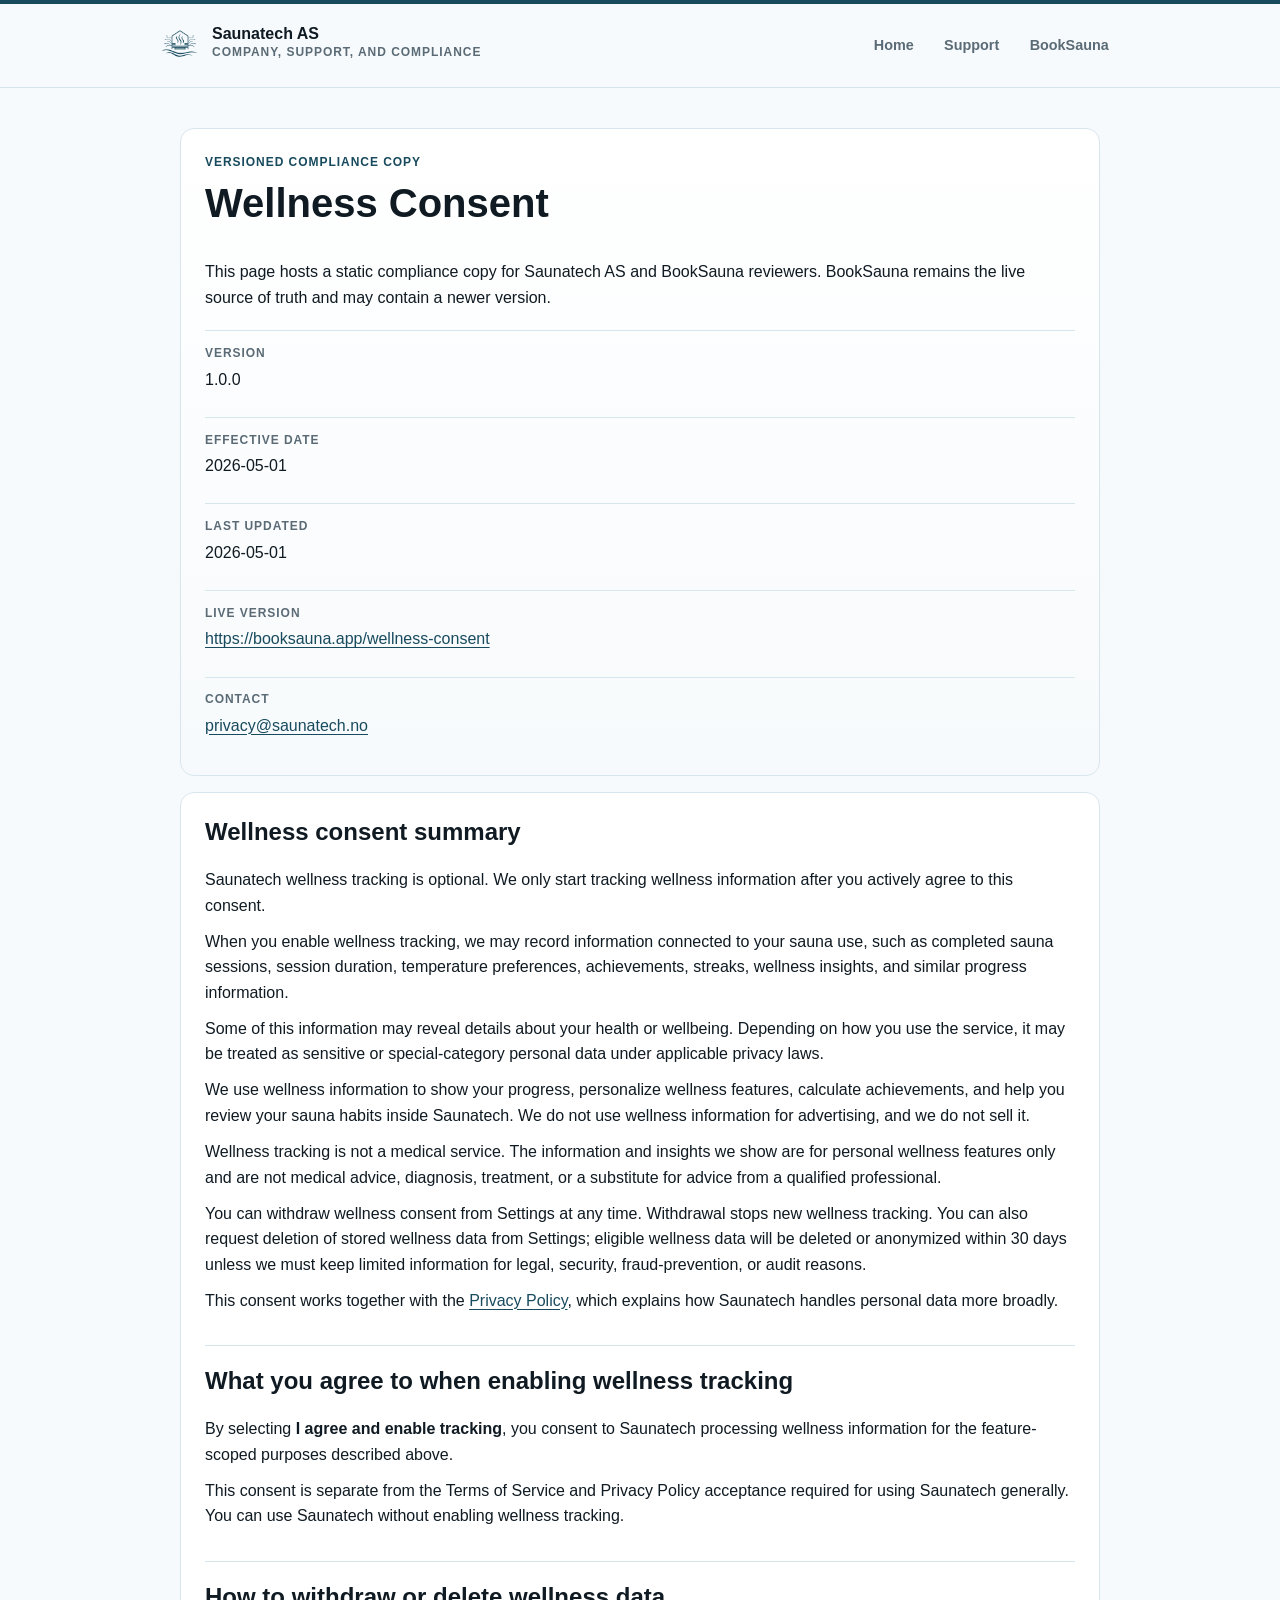
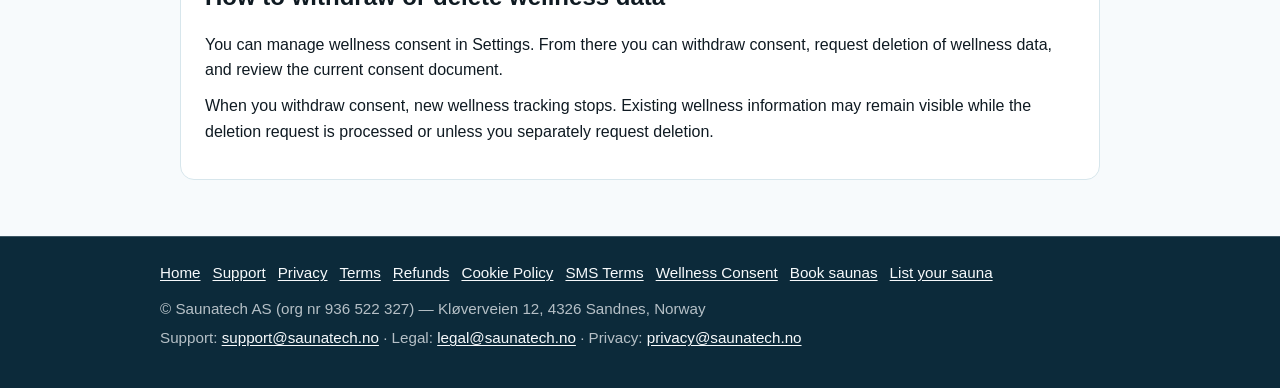
<file: wellness-consent.html>
<!doctype html>
<html lang="en">
    <head>
        <meta charset="utf-8" />
        <meta name="viewport" content="width=device-width, initial-scale=1" />
        <title>Saunatech AS - Wellness Consent</title>
        <meta name="description" content="Versioned compliance copy of the Wellness Consent for Saunatech AS and BookSauna." />
        <link rel="icon" href="favicon.ico" sizes="any" />
        <link rel="icon" type="image/png" href="icon.png" />
        <link rel="apple-touch-icon" href="apple-touch-icon.png" />
        <link rel="stylesheet" href="assets/css/main.css" />
    </head>
    <body>
        <a class="skip-link" href="#main-content">Skip to content</a>
        <header class="site-header">
            <div class="container header-inner">
                <div class="brand-block">
                    <a class="brand brand-lockup" href="index.html">
                        <img class="brand-mark" src="icon.png" alt="" />
                        <span class="brand-text">
                            <span>Saunatech AS</span>
                            <span class="badge">Company, support, and compliance</span>
                        </span>
                    </a>
                </div>
                <nav class="site-nav" aria-label="Primary navigation">
                    <a href="index.html">Home</a>
                    <a href="support.html">Support</a>
                    <a href="https://booksauna.app/home">BookSauna</a>
                </nav>
            </div>
        </header>
        <main id="main-content">
            <div class="container legal-container">
                <section class="card legal-hero">
                    <p class="eyebrow">Versioned compliance copy</p>
                    <h1>Wellness Consent</h1>
                    <p>This page hosts a static compliance copy for Saunatech AS and BookSauna reviewers. BookSauna remains the live source of truth and may contain a newer version.</p>
                    <dl class="doc-meta">
                        <div><dt>Version</dt><dd>1.0.0</dd></div>
                        <div><dt>Effective date</dt><dd>2026-05-01</dd></div>
                        <div><dt>Last updated</dt><dd>2026-05-01</dd></div>
                        <div><dt>Live version</dt><dd><a href="https://booksauna.app/wellness-consent">https://booksauna.app/wellness-consent</a></dd></div>
                        <div><dt>Contact</dt><dd><a href="mailto:privacy@saunatech.no">privacy@saunatech.no</a></dd></div>
                    </dl>
                </section>
                <article class="card legal-document">
                    <h2>Wellness consent summary</h2>
                    <p>Saunatech wellness tracking is optional. We only start tracking wellness information after you actively agree to this consent.</p>
                    <p>When you enable wellness tracking, we may record information connected to your sauna use, such as completed sauna sessions, session duration, temperature preferences, achievements, streaks, wellness insights, and similar progress information.</p>
                    <p>Some of this information may reveal details about your health or wellbeing. Depending on how you use the service, it may be treated as sensitive or special-category personal data under applicable privacy laws.</p>
                    <p>We use wellness information to show your progress, personalize wellness features, calculate achievements, and help you review your sauna habits inside Saunatech. We do not use wellness information for advertising, and we do not sell it.</p>
                    <p>Wellness tracking is not a medical service. The information and insights we show are for personal wellness features only and are not medical advice, diagnosis, treatment, or a substitute for advice from a qualified professional.</p>
                    <p>You can withdraw wellness consent from Settings at any time. Withdrawal stops new wellness tracking. You can also request deletion of stored wellness data from Settings; eligible wellness data will be deleted or anonymized within 30 days unless we must keep limited information for legal, security, fraud-prevention, or audit reasons.</p>
                    <p>This consent works together with the <a href="privacy.html">Privacy Policy</a>, which explains how Saunatech handles personal data more broadly.</p>
                    <h2>What you agree to when enabling wellness tracking</h2>
                    <p>By selecting <strong>I agree and enable tracking</strong>, you consent to Saunatech processing wellness information for the feature-scoped purposes described above.</p>
                    <p>This consent is separate from the Terms of Service and Privacy Policy acceptance required for using Saunatech generally. You can use Saunatech without enabling wellness tracking.</p>
                    <h2>How to withdraw or delete wellness data</h2>
                    <p>You can manage wellness consent in Settings. From there you can withdraw consent, request deletion of wellness data, and review the current consent document.</p>
                    <p>When you withdraw consent, new wellness tracking stops. Existing wellness information may remain visible while the deletion request is processed or unless you separately request deletion.</p>
                </article>
            </div>
        </main>
        <footer class="site-footer">
            <div class="container">
                <nav class="footer-links" aria-label="Footer links">
                    <a href="index.html">Home</a>
                    <a href="support.html">Support</a>
                    <a href="privacy.html">Privacy</a>
                    <a href="terms.html">Terms</a>
                    <a href="refunds.html">Refunds</a>
                    <a href="cookie-policy.html">Cookie Policy</a>
                    <a href="sms-verification-terms.html">SMS Terms</a>
                    <a href="wellness-consent.html">Wellness Consent</a>
                    <a href="https://booksauna.app/home">Book saunas</a>
                    <a href="https://booksauna.app/partners">List your sauna</a>
                </nav>
                <p class="footer-meta">&copy; Saunatech AS (org nr 936 522 327) &mdash; Kl&oslash;verveien 12, 4326 Sandnes, Norway</p>
                <p class="footer-meta">Support: <a href="mailto:support@saunatech.no">support@saunatech.no</a> &middot; Legal: <a href="mailto:legal@saunatech.no">legal@saunatech.no</a> &middot; Privacy: <a href="mailto:privacy@saunatech.no">privacy@saunatech.no</a></p>
            </div>
        </footer>
    </body>
</html>
</file>
<file: assets/css/main.css>
:root {
    --fjord: #184a5e;
    --fjord-deep: #0c2a3a;
    --fjord-light: #2a6a84;
    --ember: #b74e2a;
    --copper: #a46c43;
    --snow: #f7fafc;
    --mist: #e9eef1;
    --glacier: #d7e6ec;
    --slate-900: #0f1a22;
    --slate-600: #5a6b76;
    --bg: var(--snow);
    --surface: #ffffff;
    --surface-muted: var(--mist);
    --text: var(--slate-900);
    --muted: var(--slate-600);
    --border: var(--glacier);
    --accent: var(--fjord);
    --accent-hover: var(--fjord-light);
    --focus: var(--fjord-light);
}

* {
    box-sizing: border-box;
}

html,
body {
    margin: 0;
    padding: 0;
}

body {
    font-family: Manrope, Aptos, "Avenir Next", Calibri, Arial, Helvetica, sans-serif;
    line-height: 1.6;
    color: var(--text);
    background: var(--bg);
}

a {
    color: var(--accent);
    text-underline-offset: 0.16em;
}

a:hover {
    color: var(--accent-hover);
}

a:focus-visible,
button:focus-visible {
    outline: 3px solid rgba(42, 106, 132, 0.42);
    outline-offset: 2px;
    border-radius: 8px;
}

.skip-link {
    position: absolute;
    left: 0.5rem;
    top: -100%;
    background: var(--fjord-deep);
    color: var(--snow);
    padding: 0.6rem 0.9rem;
    z-index: 1000;
}

.skip-link:focus {
    top: 0.5rem;
}

.container {
    width: min(960px, 92%);
    margin: 0 auto;
}

.site-header {
    background: rgba(247, 250, 252, 0.96);
    border-top: 4px solid var(--fjord);
    border-bottom: 1px solid var(--border);
}

.header-inner {
    display: flex;
    align-items: center;
    justify-content: space-between;
    gap: 1.5rem;
    padding: 1.1rem 0;
    flex-wrap: wrap;
}

.brand-block {
    min-width: 0;
}

.brand {
    font-weight: 700;
    text-decoration: none;
    color: var(--text);
}

.brand-lockup {
    display: inline-flex;
    align-items: center;
    gap: 0.75rem;
}

.brand-mark {
    width: 40px;
    height: 40px;
    object-fit: contain;
}

.brand-text {
    display: flex;
    flex-direction: column;
    gap: 0.08rem;
    line-height: 1.2;
}

.badge {
    font-size: 0.75rem;
    font-weight: 700;
    letter-spacing: 0.08em;
    text-transform: uppercase;
    color: var(--muted);
}

.site-nav {
    display: flex;
    gap: 0.5rem;
    flex-wrap: wrap;
}

.site-nav a {
    border-radius: 999px;
    padding: 0.42rem 0.7rem;
    color: var(--muted);
    text-decoration: none;
    font-size: 0.9rem;
    font-weight: 700;
}

.site-nav a:hover,
.site-nav a[aria-current="page"] {
    background: var(--mist);
    color: var(--fjord);
}

main {
    padding: 2.5rem 0;
}

.card {
    background: var(--surface);
    border: 1px solid var(--border);
    border-radius: 14px;
    padding: 1.5rem;
    margin-bottom: 1rem;
}

.card-hero {
    display: grid;
    gap: 1.25rem;
    align-items: center;
}

.policy-visual {
    margin: 0;
}

.policy-visual img {
    display: block;
    width: 100%;
    max-width: 360px;
    height: auto;
    margin: 0 auto;
}

.policy-note {
    margin-top: 1rem;
    padding: 0.9rem 1rem;
    border-left: 4px solid var(--accent);
    background: var(--mist);
    border-radius: 10px;
}

.eyebrow {
    margin: 0 0 0.5rem;
    color: var(--fjord);
    font-size: 0.75rem;
    font-weight: 700;
    letter-spacing: 0.08em;
    text-transform: uppercase;
}

.legal-container {
    width: min(920px, 92%);
}

.legal-hero {
    background: linear-gradient(180deg, #ffffff 0%, var(--snow) 100%);
}

.doc-meta {
    display: grid;
    gap: 0.75rem;
    margin: 1.25rem 0 0;
}

.doc-meta div {
    display: grid;
    gap: 0.2rem;
    padding: 0.8rem 0;
    border-top: 1px solid var(--border);
}

.doc-meta dt {
    color: var(--muted);
    font-size: 0.75rem;
    font-weight: 700;
    letter-spacing: 0.08em;
    text-transform: uppercase;
}

.doc-meta dd {
    margin: 0;
    overflow-wrap: anywhere;
}

.legal-document h2 {
    margin-top: 2rem;
    padding-top: 1.25rem;
    border-top: 1px solid var(--border);
}

.legal-document h2:first-child {
    margin-top: 0;
    padding-top: 0;
    border-top: 0;
}

.legal-document h3 {
    margin-top: 1.4rem;
    font-size: 1.05rem;
}

.legal-list li {
    margin: 0.4rem 0;
}

.policy-grid {
    display: grid;
    gap: 1rem;
    margin: 1rem 0;
}

.policy-item {
    padding: 1rem;
    border: 1px solid var(--border);
    border-radius: 14px;
    background: var(--snow);
}

.policy-item h3 {
    margin: 0;
    font-size: 1rem;
}

.policy-item .eyebrow {
    margin-bottom: 0.35rem;
}

.asset-grid {
    display: grid;
    gap: 1rem;
    margin-bottom: 1rem;
}

.asset-card {
    background: var(--surface);
    border: 1px solid var(--border);
    border-radius: 14px;
    padding: 1.25rem;
}

.asset-card img {
    display: block;
    width: min(220px, 100%);
    height: auto;
    margin-bottom: 1rem;
}

.asset-card h2 {
    font-size: 1rem;
}

.asset-card code {
    display: block;
    max-width: 100%;
    overflow-wrap: anywhere;
    padding: 0.75rem;
    border: 1px solid var(--border);
    border-radius: 10px;
    background: var(--snow);
    color: var(--slate-600);
    font-size: 0.88rem;
}

.redirect-page {
    min-height: 100vh;
    display: grid;
    place-items: center;
    padding: 2rem;
}

h1,
h2,
h3 {
    line-height: 1.25;
    margin-top: 0;
    color: var(--slate-900);
}

h1 {
    font-size: clamp(2rem, 4vw, 2.5rem);
    line-height: 1.15;
}

h2 {
    font-size: 1.5rem;
    font-weight: 600;
}

p {
    margin: 0.65rem 0;
}

.actions {
    display: flex;
    flex-wrap: wrap;
    gap: 0.75rem;
    margin: 1.25rem 0;
}

.button {
    display: inline-block;
    padding: 0.72rem 1rem;
    border-radius: 999px;
    text-decoration: none;
    font-weight: 700;
    border: 1px solid transparent;
}

.button-primary {
    background: var(--accent);
    color: var(--snow);
}

.button-primary:hover {
    background: var(--accent-hover);
    color: var(--snow);
}

.button-secondary {
    background: var(--surface);
    border-color: var(--border);
    color: var(--text);
}

.button-secondary:hover {
    border-color: var(--fjord-light);
    color: var(--fjord);
}

.site-footer {
    background: var(--fjord-deep);
    border-top: 1px solid rgba(215, 230, 236, 0.24);
    padding: 1.5rem 0 2rem;
    font-size: 0.95rem;
}

.footer-links {
    display: flex;
    flex-wrap: wrap;
    gap: 0.75rem;
    margin-bottom: 0.7rem;
}

.footer-links a {
    color: var(--snow);
}

.footer-links a:hover {
    color: #ffffff;
}

.footer-meta {
    margin: 0.35rem 0;
    color: rgba(247, 250, 252, 0.72);
}

.footer-meta a {
    color: var(--snow);
}

.list-plain {
    padding-left: 1.2rem;
    margin-top: 0.5rem;
}

@media (max-width: 640px) {
    .header-inner {
        flex-direction: column;
        align-items: flex-start;
    }

    .site-nav {
        gap: 0.8rem;
    }

}

@media (min-width: 720px) {
    .card-hero {
        grid-template-columns: minmax(0, 1.4fr) minmax(240px, 0.9fr);
    }

    .asset-grid {
        grid-template-columns: repeat(2, minmax(0, 1fr));
    }

    .policy-grid {
        grid-template-columns: repeat(3, minmax(0, 1fr));
    }
}
</file>
